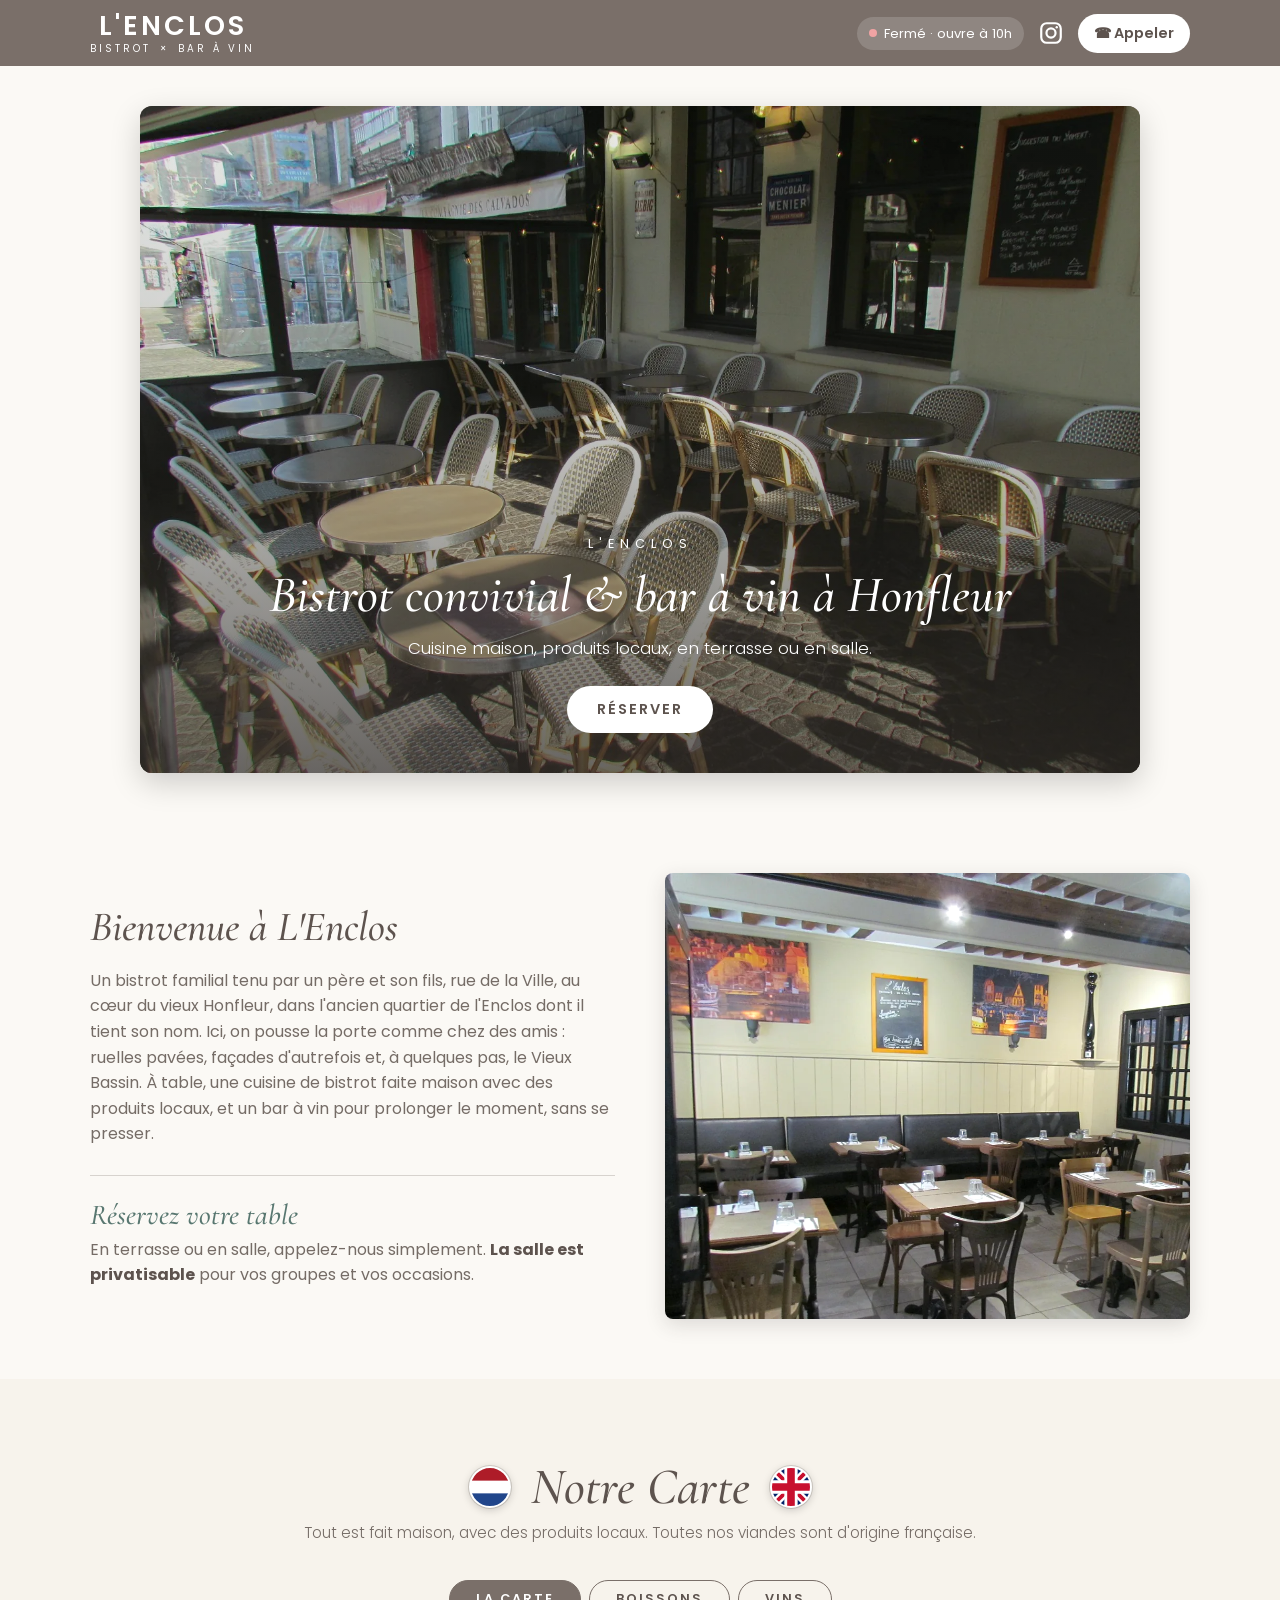
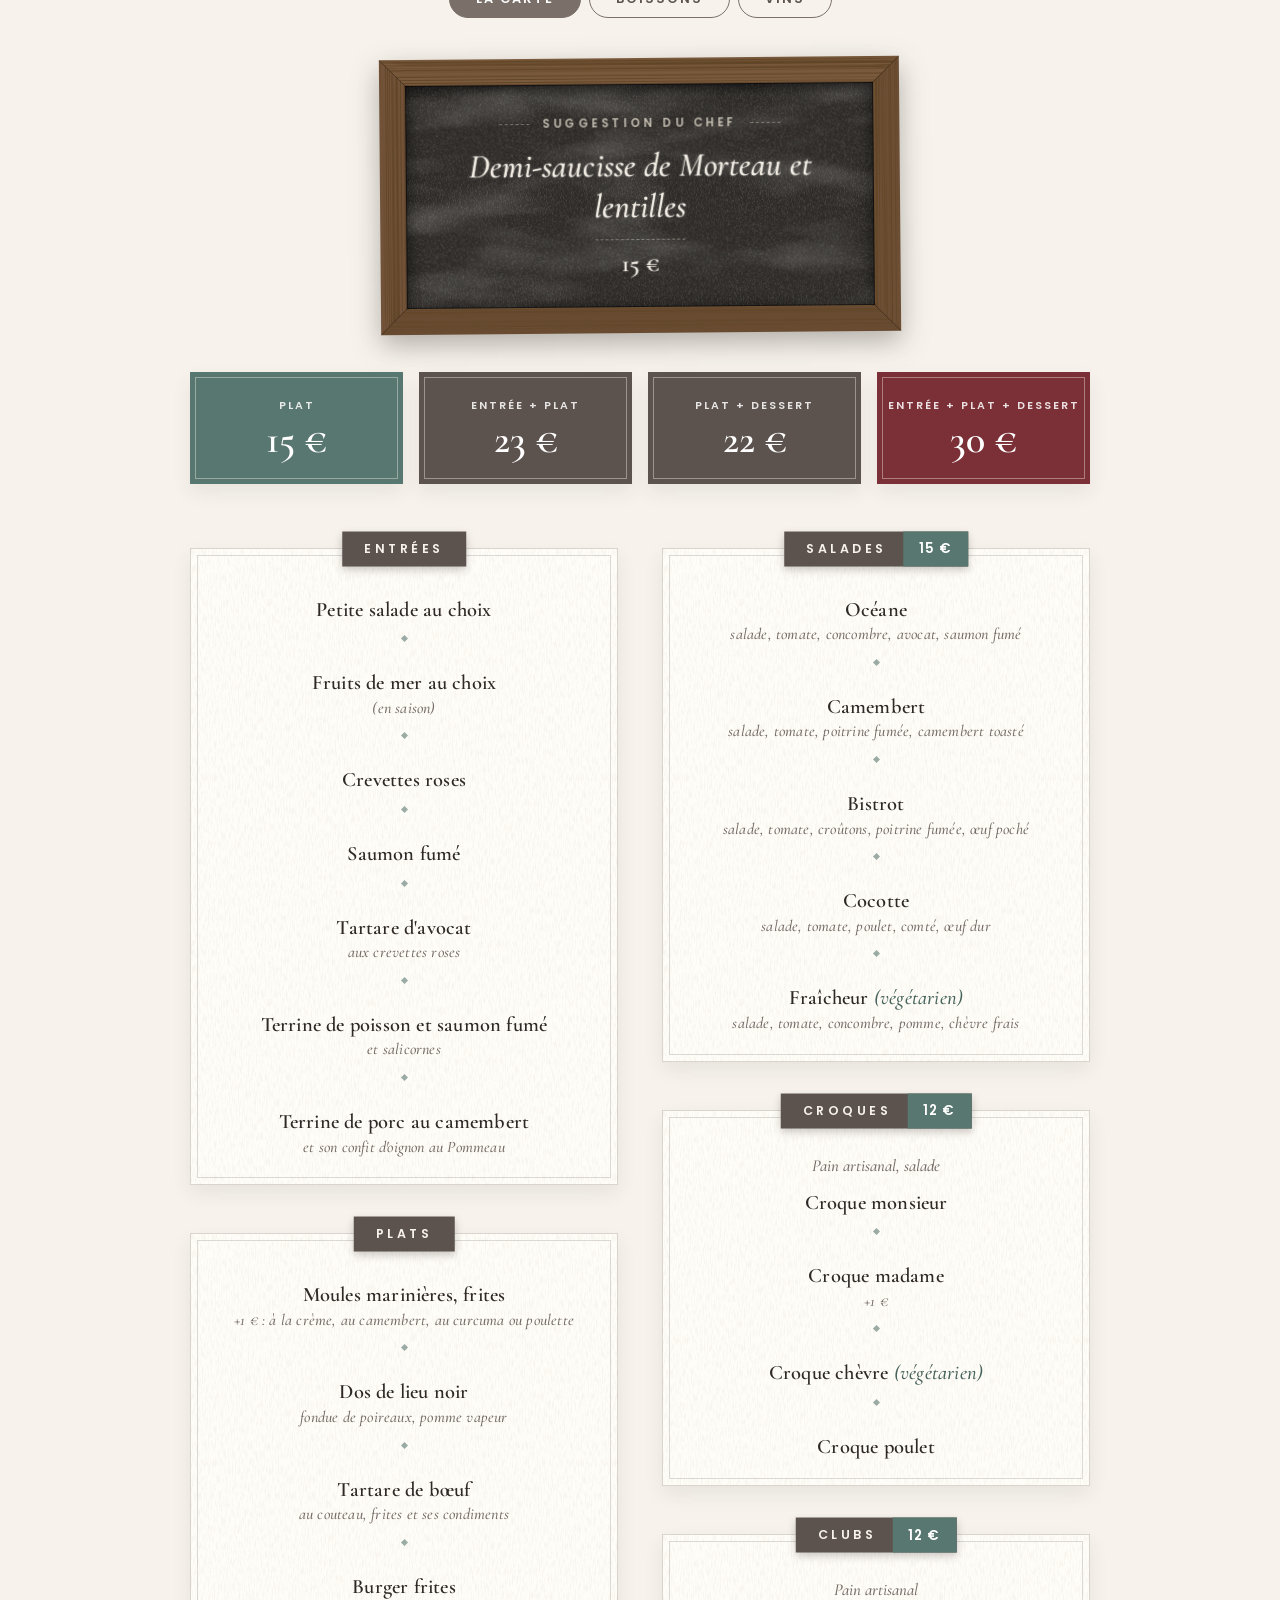
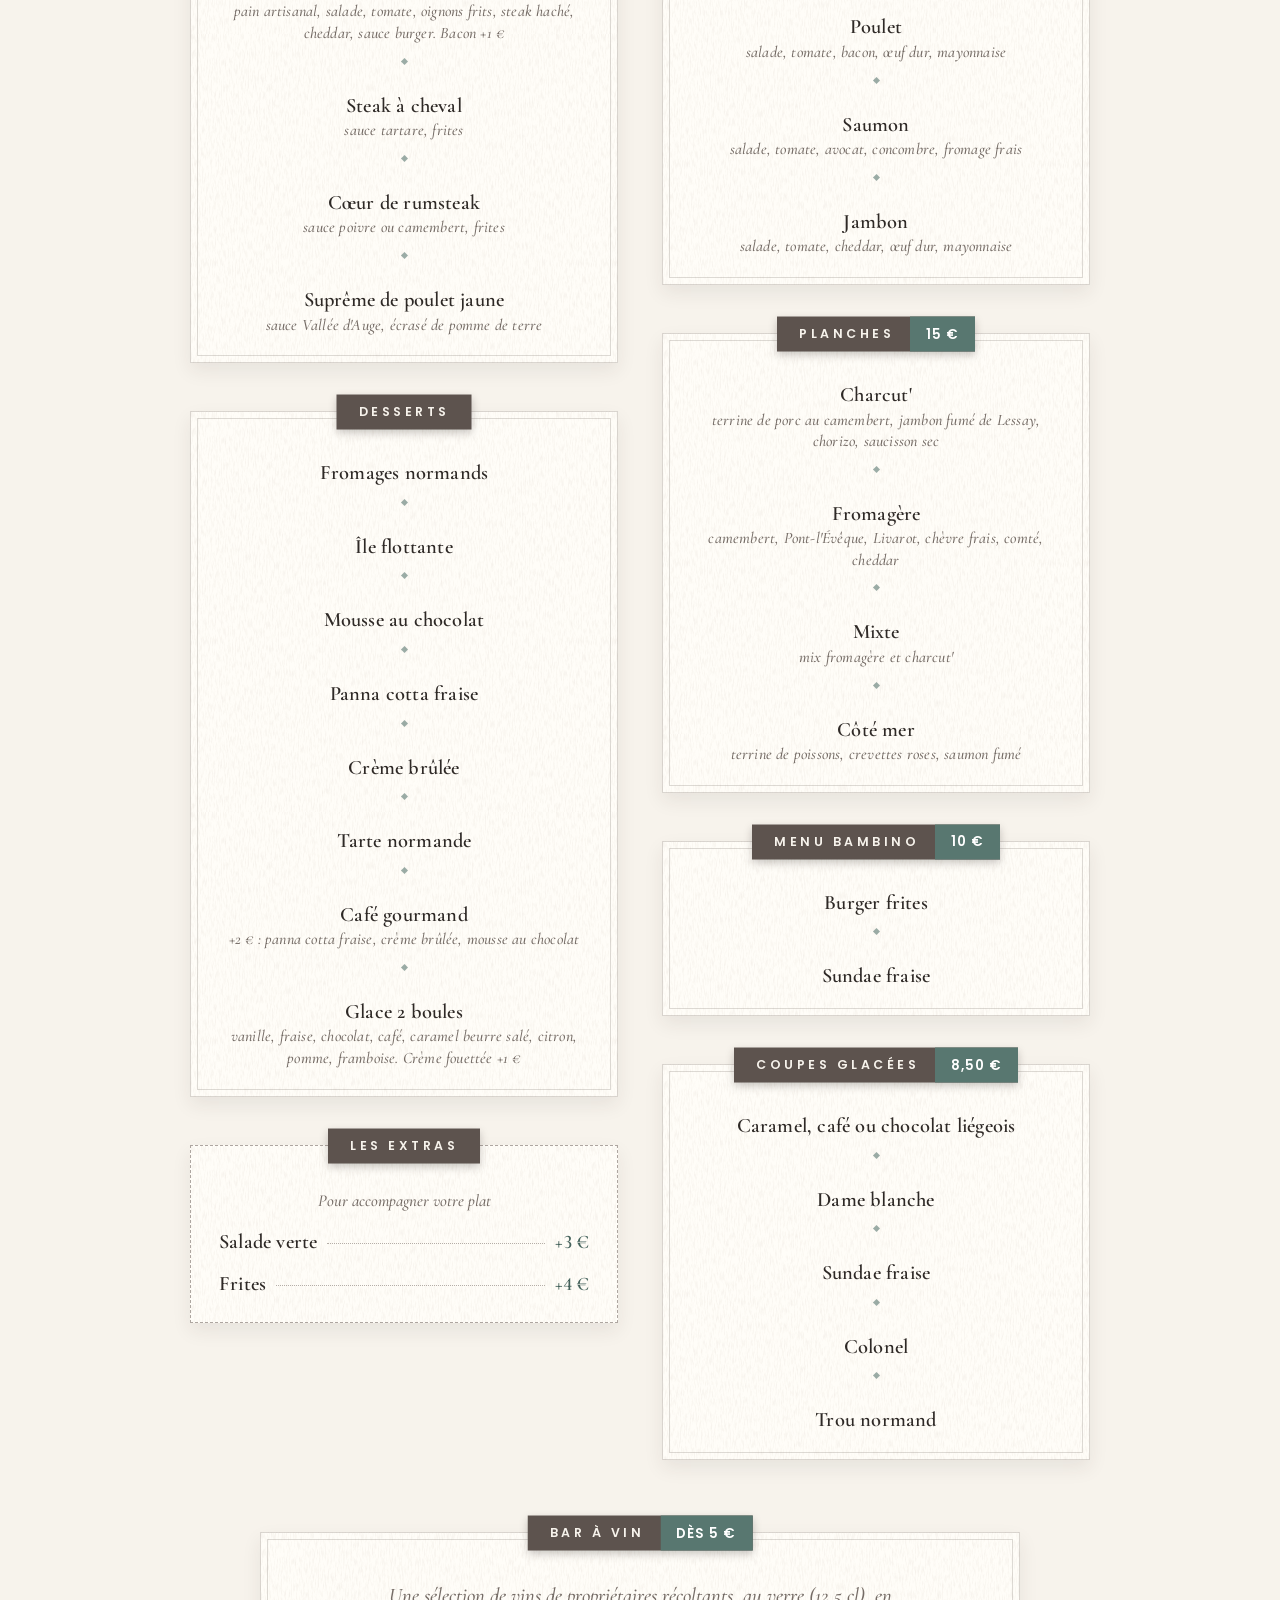
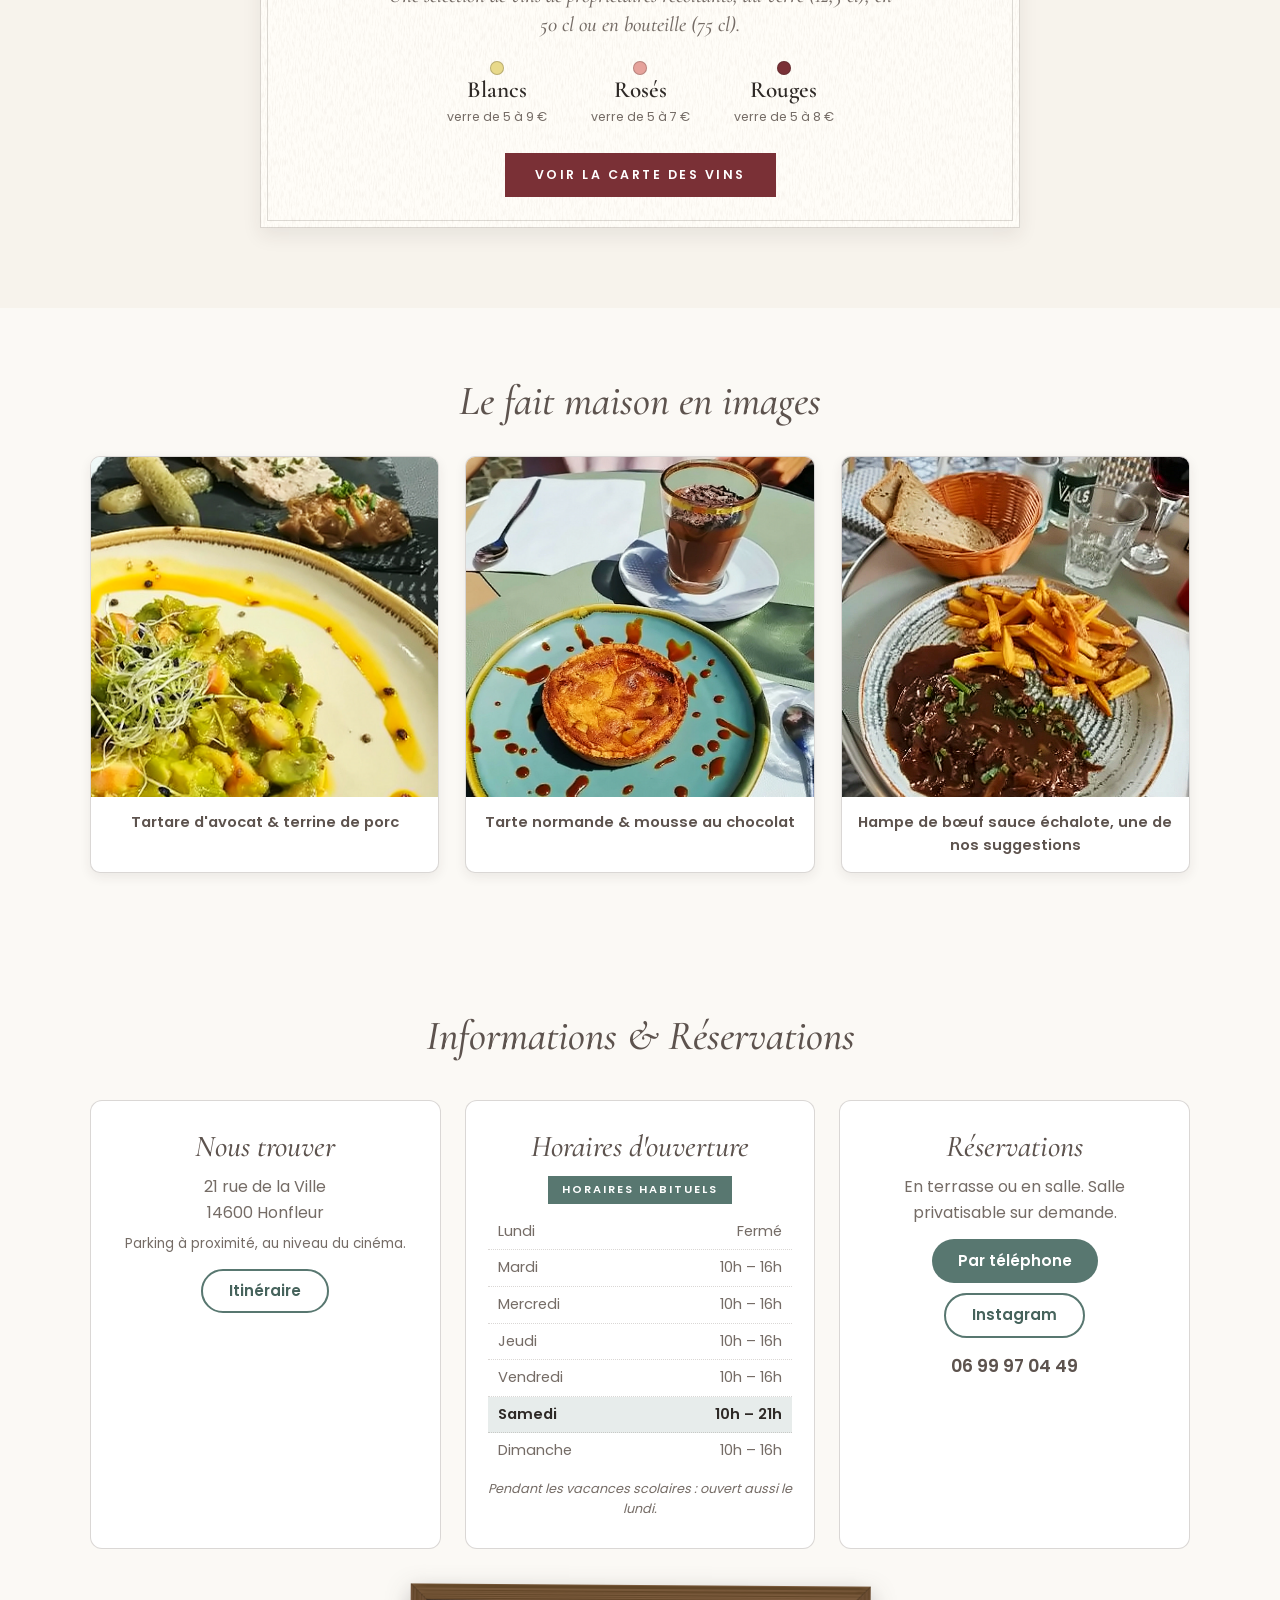
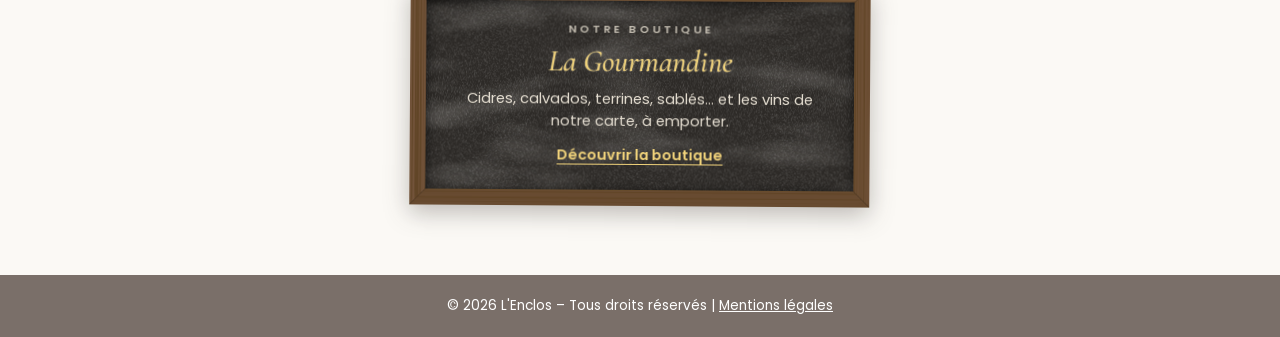
<file: index.html>
<!DOCTYPE html>
<html lang="fr">
<head>
    <meta charset="UTF-8">
    <meta name="viewport" content="width=device-width, initial-scale=1.0">
    <title>L'Enclos | Bistrot & bar à vin à Honfleur, cuisine maison</title>
    <meta name="description" content="L'Enclos, bistrot familial et bar à vin au cœur du vieux Honfleur, 21 rue de la Ville. Cuisine maison, produits locaux, terrasse. Horaires adaptés pendant les vacances scolaires.">
    <link rel="canonical" href="https://lenclos-honfleur.fr/">
    <link rel="alternate" hreflang="fr" href="https://lenclos-honfleur.fr/">
    <link rel="alternate" hreflang="en" href="https://lenclos-honfleur.fr/en/">
    <link rel="alternate" hreflang="nl" href="https://lenclos-honfleur.fr/nl/">
    <link rel="alternate" hreflang="x-default" href="https://lenclos-honfleur.fr/">
    <meta name="theme-color" content="#7a6f69">
    <meta name="format-detection" content="telephone=yes">

    <!-- Icônes -->
    <link rel="icon" href="favicon.ico" sizes="32x32">
    <link rel="icon" type="image/png" sizes="32x32" href="favicon-32.png">
    <link rel="apple-touch-icon" href="apple-touch-icon.png">
    <link rel="manifest" href="site.webmanifest">

    <!-- Chargement plus rapide : première photo et polices du titre -->
    <link rel="preload" as="image" href="images/terrasse.webp" type="image/webp">
    <link rel="preload" as="font" type="font/woff2" href="fonts/poppins-400.woff2" crossorigin>
    <link rel="preload" as="font" type="font/woff2" href="fonts/cormorantgaramond-500-italic.woff2" crossorigin>

    <!-- Aperçu lors du partage (WhatsApp, Facebook, iMessage...) -->
    <meta property="og:type" content="restaurant">
    <meta property="og:locale" content="fr_FR">
    <meta property="og:locale:alternate" content="en_GB">
    <meta property="og:locale:alternate" content="nl_NL">
    <meta property="og:site_name" content="L'Enclos">
    <meta property="og:title" content="L'Enclos | Bistrot & bar à vin à Honfleur">
    <meta property="og:description" content="Bistrot familial et bar à vin au cœur du vieux Honfleur. Cuisine maison, produits locaux, terrasse et salle.">
    <meta property="og:url" content="https://lenclos-honfleur.fr/">
    <meta property="og:image" content="https://lenclos-honfleur.fr/apercu-partage.jpg">
    <meta property="og:image:width" content="1200">
    <meta property="og:image:height" content="630">
    <meta property="og:image:alt" content="L'Enclos, bistrot et bar à vin à Honfleur">
    <meta name="twitter:card" content="summary_large_image">
    <meta name="twitter:title" content="L'Enclos | Bistrot & bar à vin à Honfleur">
    <meta name="twitter:description" content="Bistrot familial et bar à vin au cœur du vieux Honfleur. Cuisine maison, produits locaux.">
    <meta name="twitter:image" content="https://lenclos-honfleur.fr/apercu-partage.jpg">

    <!-- Données structurées pour Google (restaurant, adresse, horaires, carte) -->
    <script type="application/ld+json">
    {
        "@context": "https://schema.org",
        "@type": ["Restaurant", "BarOrPub"],
        "@id": "https://lenclos-honfleur.fr/#restaurant",
        "name": "L'Enclos",
        "alternateName": "L'Enclos Bistrot & Bar à vin",
        "description": "Bistrot familial et bar à vin dans le vieux Honfleur, tenu par un père et son fils. Cuisine maison à partir de produits locaux, terrasse et salle privatisable.",
        "url": "https://lenclos-honfleur.fr/",
        "telephone": "+33699970449",
        "image": [
            "https://lenclos-honfleur.fr/images/terrasse.webp",
            "https://lenclos-honfleur.fr/images/facade.webp",
            "https://lenclos-honfleur.fr/images/salle.webp"
        ],
        "logo": "https://lenclos-honfleur.fr/icon-512.png",
        "address": {
            "@type": "PostalAddress",
            "streetAddress": "21 rue de la Ville",
            "postalCode": "14600",
            "addressLocality": "Honfleur",
            "addressRegion": "Normandie",
            "addressCountry": "FR"
        },
        "hasMap": "https://www.google.com/maps/search/?api=1&query=L%27Enclos%2C+21+rue+de+la+Ville%2C+14600+Honfleur",
        "servesCuisine": ["Française", "Normande", "Bistrot"],
        "priceRange": "€€",
        "currenciesAccepted": "EUR",
        "acceptsReservations": "True",
        "hasMenu": "https://lenclos-honfleur.fr/#carte",
        "openingHoursSpecification": [{
            "@type": "OpeningHoursSpecification",
            "dayOfWeek": ["Tuesday", "Wednesday", "Thursday", "Friday", "Sunday"],
            "opens": "10:00",
            "closes": "16:00"
        }, {
            "@type": "OpeningHoursSpecification",
            "dayOfWeek": "Saturday",
            "opens": "10:00",
            "closes": "21:00"
        }],
        "amenityFeature": [
            { "@type": "LocationFeatureSpecification", "name": "Terrasse", "value": true },
            { "@type": "LocationFeatureSpecification", "name": "Salle privatisable", "value": true },
            { "@type": "LocationFeatureSpecification", "name": "Menu enfant", "value": true },
            { "@type": "LocationFeatureSpecification", "name": "Option végétarienne", "value": true }
        ],
        "sameAs": ["https://www.instagram.com/lenclos.honfleur"]
    }
    </script>    <link rel="stylesheet" href="style.css?v=1">
</head>
<body>

    <!-- HEADER / BANDEAU HAUT -->
    <header class="site-header">
        <div class="container header-container">
            <a href="#" class="logo" aria-label="L'Enclos, bistrot et bar à vin">
                <span class="logo-name">L'Enclos</span>
                <span class="logo-sub"><span data-en="Bistro" data-nl="Bistro">Bistrot</span> <span class="logo-x">&times;</span> <span data-en="Wine bar" data-nl="Wijnbar">Bar à vin</span></span>
            </a>
            <div class="header-info">
                <div class="badge-horaire">
                    <span class="dot" id="horaire-dot"></span> <span id="horaire-du-jour">...</span>
                </div>
                <div class="social-links">
                    <a href="https://www.instagram.com/lenclos.honfleur" class="social-link" aria-label="Instagram de L'Enclos" target="_blank" rel="noopener">
                        <svg viewBox="0 0 24 24" fill="none" stroke="currentColor" stroke-width="2" aria-hidden="true"><rect x="3" y="3" width="18" height="18" rx="5"/><circle cx="12" cy="12" r="4.2"/><circle cx="17.3" cy="6.7" r="1.1" fill="currentColor" stroke="none"/></svg>
                    </a>
                </div>
                <a href="tel:0699970449" class="btn-appel"><span aria-hidden="true">&#9742;</span> <span data-en="Call" data-nl="Bel">Appeler</span></a>
            </div>
        </div>
    </header>

    <!-- SECTION HERO (ACCUEIL) -->
    <section class="hero">
        <div class="hero-image-wrap">
            <div class="hero-slides" aria-hidden="false">
                <img src="images/terrasse.webp" alt="La terrasse de L'Enclos à Honfleur" class="hero-img hero-img-terrasse" fetchpriority="high" decoding="async">
                <img src="images/facade.webp" alt="La façade de L'Enclos, bistrot et bar à vin, rue de la Ville à Honfleur" class="hero-img hero-img-facade" decoding="async">
            </div>
            <div class="hero-overlay"></div>
            <div class="hero-content">
                <p class="hero-kicker">L'Enclos</p>
                <h1 data-en="A warm bistro &amp; wine bar in Honfleur" data-nl="Een gezellige bistro &amp; wijnbar in Honfleur">Bistrot convivial &amp; bar à vin à Honfleur</h1>
                <p class="hero-text" data-en="Homemade cooking, local produce, on the terrace or in the dining room." data-nl="Huisgemaakte keuken, lokale producten, op het terras of in de zaal.">Cuisine maison, produits locaux, en terrasse ou en salle.</p>
                <a href="#contact" class="btn-primary" data-en="Book a table" data-nl="Reserveren">Réserver</a>
            </div>
        </div>
    </section>

    <!-- SECTION PRÉSENTATION & INTÉRIEUR -->
    <section class="about container">
        <div class="about-grid">
            <div class="about-text">
                <h2 data-en="Welcome to L'Enclos" data-nl="Welkom bij L'Enclos">Bienvenue à L'Enclos</h2>
                <p data-en="A family bistro run by a father and his son, on rue de la Ville in the heart of old Honfleur, in the former Enclos district that gave it its name. Here, you push open the door as if visiting friends: cobbled lanes, old-world fa&ccedil;ades and, a few steps away, the Vieux Bassin. At the table, homemade bistro cooking made with local produce, and a wine bar to make the moment last, without rushing." data-nl="Een familiebistro, gerund door een vader en zijn zoon, in de Rue de la Ville, in het hart van het oude Honfleur, in de voormalige wijk L'Enclos waaraan het zijn naam dankt. Hier duwt u de deur open alsof u bij vrienden op bezoek gaat: straatjes met kasseien, gevels van weleer en, op een steenworp afstand, het Vieux Bassin. Aan tafel: huisgemaakte bistrokeuken met lokale producten en een wijnbar om het moment te rekken, zonder haast.">Un bistrot familial tenu par un père et son fils, rue de la Ville, au cœur du vieux Honfleur, dans l'ancien quartier de l'Enclos dont il tient son nom. Ici, on pousse la porte comme chez des amis&nbsp;: ruelles pavées, façades d'autrefois et, à quelques pas, le Vieux Bassin. À table, une cuisine de bistrot faite maison avec des produits locaux, et un bar à vin pour prolonger le moment, sans se presser.</p>

                <div class="etage-notice">
                    <h3 data-en="Book your table" data-nl="Reserveer uw tafel">Réservez votre table</h3>
                    <p data-en="Terrace or dining room, just give us a call. <strong>The dining room can be privatised</strong> for your groups and occasions." data-nl="Terras of zaal, bel ons gerust. <strong>De zaal kan worden afgehuurd</strong> voor uw groepen en gelegenheden.">En terrasse ou en salle, appelez-nous simplement. <strong>La salle est privatisable</strong> pour vos groupes et vos occasions.</p>
                </div>
            </div>
            <div class="about-image">
                <img src="images/salle.webp" alt="La salle intérieure de L'Enclos, bistrot à Honfleur" width="1000" height="850" loading="lazy" decoding="async">
            </div>
        </div>
    </section>

    <!-- SECTION CARTE -->
    <section id="carte" class="carte-section">
        <div class="carte-container">
            <div class="carte-header">
                <div class="carte-header-top">
                    <a class="lang-flag lang-flag-nl" href="nl/#carte" hreflang="nl" lang="nl" aria-label="Bekijk de kaart in het Nederlands" title="Bekijk in het Nederlands"></a>
                    <h2 data-en="Our Menu" data-nl="Onze Kaart">Notre Carte</h2>
                    <a class="lang-flag lang-flag-en" href="en/#carte" hreflang="en" lang="en" aria-label="View the menu in English" title="View in English"></a>
                </div>
                <p class="sous-titre" data-en="Homemade, with local produce. All our meats are of French origin." data-nl="Huisgemaakt, met lokale producten. Al ons vlees is van Franse oorsprong.">Tout est fait maison, avec des produits locaux. Toutes nos viandes sont d'origine française.</p>
            </div>

            <!-- ONGLETS -->
            <div class="carte-tabs" role="tablist">
                <button class="carte-tab active" type="button" role="tab" aria-selected="true" data-tab="panel-carte" data-en="Food" data-nl="Eten">La carte</button>
                <button class="carte-tab" type="button" role="tab" aria-selected="false" data-tab="panel-boissons" data-en="Drinks" data-nl="Dranken">Boissons</button>
                <button class="carte-tab" type="button" role="tab" aria-selected="false" data-tab="panel-vins" data-en="Wines" data-nl="Wijnen">Vins</button>
            </div>

            <!-- ===================== PANNEAU : LA CARTE ===================== -->
            <div class="carte-panel" id="panel-carte" role="tabpanel">

                <!-- SUGGESTION DU CHEF : à modifier ici (texte et prix) -->
                <div class="suggestion-card">
                    <p class="suggestion-label" data-en="Chef's suggestion" data-nl="Suggestie van de chef">Suggestion du chef</p>
                    <p class="suggestion-dish" data-en="Half Morteau sausage with lentils" data-nl="Halve Morteau-worst met linzen">Demi-saucisse de Morteau et lentilles</p>
                    <p class="suggestion-price">15&nbsp;€</p>
                </div>

                <!-- FORMULES -->
                <div class="formules">
                    <div class="formule"><span class="formule-name" data-en="Main course" data-nl="Hoofdgerecht">Plat</span><span class="formule-price">15&nbsp;€</span></div>
                    <div class="formule"><span class="formule-name" data-en="Starter + main" data-nl="Voorgerecht + hoofdgerecht">Entrée + plat</span><span class="formule-price">23&nbsp;€</span></div>
                    <div class="formule"><span class="formule-name" data-en="Main + dessert" data-nl="Hoofdgerecht + dessert">Plat + dessert</span><span class="formule-price">22&nbsp;€</span></div>
                    <div class="formule formule-big"><span class="formule-name" data-en="Starter + main + dessert" data-nl="Voor + hoofd + dessert">Entrée + plat + dessert</span><span class="formule-price">30&nbsp;€</span></div>
                </div>

                <div class="menu-grid">

                    <!-- ENTRÉES -->
                    <div class="menu-category">
                        <h3 data-en="Starters" data-nl="Voorgerechten">Entrées</h3>
                        <ul class="menu-list menu-list-plain">
                            <li><span class="dish-name" data-en="Small salad of your choice" data-nl="Klein slaatje naar keuze">Petite salade au choix</span></li>
                            <li><span class="dish-name" data-en="Seafood of your choice <small>(in season)</small>" data-nl="Zeevruchten naar keuze <small>(in het seizoen)</small>">Fruits de mer au choix <small>(en saison)</small></span></li>
                            <li><span class="dish-name" data-en="Pink shrimp" data-nl="Roze garnalen">Crevettes roses</span></li>
                            <li><span class="dish-name" data-en="Smoked salmon" data-nl="Gerookte zalm">Saumon fumé</span></li>
                            <li><span class="dish-name" data-en="Avocado tartare <small>with pink shrimp</small>" data-nl="Avocadotartaar <small>met roze garnalen</small>">Tartare d'avocat <small>aux crevettes roses</small></span></li>
                            <li><span class="dish-name" data-en="Fish terrine and smoked salmon <small>with samphire</small>" data-nl="Visterrine en gerookte zalm <small>met zeekraal</small>">Terrine de poisson et saumon fumé <small>et salicornes</small></span></li>
                            <li><span class="dish-name" data-en="Pork and camembert terrine <small>with onion confit and Pommeau</small>" data-nl="Varkens- en camembertterrine <small>met uiconfit en Pommeau</small>">Terrine de porc au camembert <small>et son confit d'oignon au Pommeau</small></span></li>
                        </ul>
                    </div>

                    <!-- PLATS -->
                    <div class="menu-category">
                        <h3 data-en="Main courses" data-nl="Hoofdgerechten">Plats</h3>
                        <ul class="menu-list menu-list-plain">
                            <li><span class="dish-name" data-en="Mussels marinière, fries <small>+&euro;1: with cream, camembert, turmeric or poulette</small>" data-nl="Mosselen marinière, friet <small>+&euro;1: met room, camembert, kurkuma of poulette</small>">Moules marinières, frites <small>+1&nbsp;€&nbsp;: à la crème, au camembert, au curcuma ou poulette</small></span></li>
                            <li><span class="dish-name" data-en="Pollock loin <small>leek fondue, steamed potato</small>" data-nl="Koolvisfilet <small>preifondue, gestoomde aardappel</small>">Dos de lieu noir <small>fondue de poireaux, pomme vapeur</small></span></li>
                            <li><span class="dish-name" data-en="Beef tartare <small>hand-cut, fries and condiments</small>" data-nl="Rundertartaar <small>met mes gesneden, friet en bijgerechten</small>">Tartare de bœuf <small>au couteau, frites et ses condiments</small></span></li>
                            <li><span class="dish-name" data-en="Burger and fries <small>artisan bun, lettuce, tomato, fried onions, beef patty, cheddar, burger sauce. Bacon +&euro;1</small>" data-nl="Burger met friet <small>ambachtelijk brood, sla, tomaat, gebakken uien, rundvlees, cheddar, burgersaus. Bacon +&euro;1</small>">Burger frites <small>pain artisanal, salade, tomate, oignons frits, steak haché, cheddar, sauce burger. Bacon +1&nbsp;€</small></span></li>
                            <li><span class="dish-name" data-en="Steak &ldquo;&agrave; cheval&rdquo; <small>tartar sauce, fries</small>" data-nl="Steak &ldquo;&agrave; cheval&rdquo; <small>tartaarsaus, friet</small>">Steak à cheval <small>sauce tartare, frites</small></span></li>
                            <li><span class="dish-name" data-en="Rump steak <small>pepper or camembert sauce, fries</small>" data-nl="Rumpsteak <small>peper- of camembertsaus, friet</small>">Cœur de rumsteak <small>sauce poivre ou camembert, frites</small></span></li>
                            <li><span class="dish-name" data-en="Chicken supreme <small>Vallée d'Auge sauce, crushed potatoes</small>" data-nl="Kippenborst <small>Vallée d'Auge-saus, aardappelpuree</small>">Suprême de poulet jaune <small>sauce Vallée d'Auge, écrasé de pomme de terre</small></span></li>
                        </ul>
                    </div>

                    <!-- DESSERTS -->
                    <div class="menu-category">
                        <h3 data-en="Desserts" data-nl="Desserts">Desserts</h3>
                        <ul class="menu-list menu-list-plain">
                            <li><span class="dish-name" data-en="Norman cheeses" data-nl="Normandische kazen">Fromages normands</span></li>
                            <li><span class="dish-name" data-en="Floating island" data-nl="Île flottante">Île flottante</span></li>
                            <li><span class="dish-name" data-en="Chocolate mousse" data-nl="Chocolademousse">Mousse au chocolat</span></li>
                            <li><span class="dish-name" data-en="Strawberry panna cotta" data-nl="Panna cotta met aardbei">Panna cotta fraise</span></li>
                            <li><span class="dish-name" data-en="Crème brûlée" data-nl="Crème brûlée">Crème brûlée</span></li>
                            <li><span class="dish-name" data-en="Norman tart" data-nl="Normandische taart">Tarte normande</span></li>
                            <li><span class="dish-name" data-en="Gourmet coffee <small>+&euro;2: strawberry panna cotta, crème brûlée, chocolate mousse</small>" data-nl="Café gourmand <small>+&euro;2: panna cotta met aardbei, crème brûlée, chocolademousse</small>">Café gourmand <small>+2&nbsp;€&nbsp;: panna cotta fraise, crème brûlée, mousse au chocolat</small></span></li>
                            <li><span class="dish-name" data-en="Ice cream, 2 scoops <small>vanilla, strawberry, chocolate, coffee, salted butter caramel, lemon, apple, raspberry. Whipped cream +&euro;1</small>" data-nl="IJs, 2 bollen <small>vanille, aardbei, chocolade, koffie, karamel met gezouten boter, citroen, appel, framboos. Slagroom +&euro;1</small>">Glace 2 boules <small>vanille, fraise, chocolat, café, caramel beurre salé, citron, pomme, framboise. Crème fouettée +1&nbsp;€</small></span></li>
                        </ul>
                    </div>

                    <!-- LES EXTRAS (suppléments) -->
                    <div class="menu-category extras-tag">
                        <h3 data-en="Extras" data-nl="Extra's">Les extras</h3>
                        <p class="cat-note" data-en="To go with your dish" data-nl="Bij uw gerecht">Pour accompagner votre plat</p>
                        <ul class="menu-list">
                            <li><span class="dish-name" data-en="Green salad" data-nl="Groene salade">Salade verte</span><span class="leader"></span><span class="dish-price">+3&nbsp;€</span></li>
                            <li><span class="dish-name" data-en="Fries" data-nl="Friet">Frites</span><span class="leader"></span><span class="dish-price">+4&nbsp;€</span></li>
                        </ul>
                    </div>

                    <!-- SALADES -->
                    <div class="menu-category col-break">
                        <h3><span data-en="Salads" data-nl="Salades">Salades</span> <span class="cat-price">15&nbsp;€</span></h3>
                        <ul class="menu-list menu-list-plain">
                            <li><span class="dish-name" data-en="Océane <small>lettuce, tomato, cucumber, avocado, smoked salmon</small>" data-nl="Océane <small>sla, tomaat, komkommer, avocado, gerookte zalm</small>">Océane <small>salade, tomate, concombre, avocat, saumon fumé</small></span></li>
                            <li><span class="dish-name" data-en="Camembert <small>lettuce, tomato, smoked bacon, toasted camembert</small>" data-nl="Camembert <small>sla, tomaat, gerookt spek, geroosterde camembert</small>">Camembert <small>salade, tomate, poitrine fumée, camembert toasté</small></span></li>
                            <li><span class="dish-name" data-en="Bistrot <small>lettuce, tomato, croutons, smoked bacon, poached egg</small>" data-nl="Bistrot <small>sla, tomaat, croutons, gerookt spek, gepocheerd ei</small>">Bistrot <small>salade, tomate, croûtons, poitrine fumée, œuf poché</small></span></li>
                            <li><span class="dish-name" data-en="Cocotte <small>lettuce, tomato, chicken, comté, hard-boiled egg</small>" data-nl="Cocotte <small>sla, tomaat, kip, comté, hardgekookt ei</small>">Cocotte <small>salade, tomate, poulet, comté, œuf dur</small></span></li>
                            <li><span class="dish-name" data-en="Fraîcheur <em>(vegetarian)</em> <small>lettuce, tomato, cucumber, apple, fresh goat cheese</small>" data-nl="Fraîcheur <em>(vegetarisch)</em> <small>sla, tomaat, komkommer, appel, verse geitenkaas</small>">Fraîcheur <em>(végétarien)</em> <small>salade, tomate, concombre, pomme, chèvre frais</small></span></li>
                        </ul>
                    </div>

                    <!-- CROQUES -->
                    <div class="menu-category">
                        <h3><span data-en="Croques" data-nl="Croques">Croques</span> <span class="cat-price">12&nbsp;€</span></h3>
                        <p class="cat-note" data-en="Artisan bread, served with salad" data-nl="Ambachtelijk brood, met sla">Pain artisanal, salade</p>
                        <ul class="menu-list menu-list-plain">
                            <li><span class="dish-name">Croque monsieur</span></li>
                            <li><span class="dish-name">Croque madame <small>+1&nbsp;€</small></span></li>
                            <li><span class="dish-name" data-en="Goat cheese croque <em>(vegetarian)</em>" data-nl="Croque met geitenkaas <em>(vegetarisch)</em>">Croque chèvre <em>(végétarien)</em></span></li>
                            <li><span class="dish-name" data-en="Chicken croque" data-nl="Croque met kip">Croque poulet</span></li>
                        </ul>
                    </div>

                    <!-- CLUBS -->
                    <div class="menu-category">
                        <h3><span data-en="Club sandwiches" data-nl="Clubsandwiches">Clubs</span> <span class="cat-price">12&nbsp;€</span></h3>
                        <p class="cat-note" data-en="Artisan bread" data-nl="Ambachtelijk brood">Pain artisanal</p>
                        <ul class="menu-list menu-list-plain">
                            <li><span class="dish-name" data-en="Chicken <small>lettuce, tomato, bacon, hard-boiled egg, mayonnaise</small>" data-nl="Kip <small>sla, tomaat, spek, hardgekookt ei, mayonaise</small>">Poulet <small>salade, tomate, bacon, œuf dur, mayonnaise</small></span></li>
                            <li><span class="dish-name" data-en="Salmon <small>lettuce, tomato, avocado, cucumber, fresh cheese</small>" data-nl="Zalm <small>sla, tomaat, avocado, komkommer, verse kaas</small>">Saumon <small>salade, tomate, avocat, concombre, fromage frais</small></span></li>
                            <li><span class="dish-name" data-en="Ham <small>lettuce, tomato, cheddar, hard-boiled egg, mayonnaise</small>" data-nl="Ham <small>sla, tomaat, cheddar, hardgekookt ei, mayonaise</small>">Jambon <small>salade, tomate, cheddar, œuf dur, mayonnaise</small></span></li>
                        </ul>
                    </div>

                    <!-- PLANCHES -->
                    <div class="menu-category">
                        <h3><span data-en="Sharing boards" data-nl="Plankjes">Planches</span> <span class="cat-price">15&nbsp;€</span></h3>
                        <ul class="menu-list menu-list-plain">
                            <li><span class="dish-name" data-en="Charcuterie <small>pork and camembert terrine, Lessay smoked ham, chorizo, dry sausage</small>" data-nl="Charcuterie <small>varkens- en camembertterrine, gerookte ham van Lessay, chorizo, droge worst</small>">Charcut' <small>terrine de porc au camembert, jambon fumé de Lessay, chorizo, saucisson sec</small></span></li>
                            <li><span class="dish-name" data-en="Cheese <small>camembert, Pont-l'Évêque, Livarot, fresh goat cheese, comté, cheddar</small>" data-nl="Kaas <small>camembert, Pont-l'Évêque, Livarot, verse geitenkaas, comté, cheddar</small>">Fromagère <small>camembert, Pont-l'Évêque, Livarot, chèvre frais, comté, cheddar</small></span></li>
                            <li><span class="dish-name" data-en="Mixed <small>cheese and charcuterie</small>" data-nl="Gemengd <small>kaas en charcuterie</small>">Mixte <small>mix fromagère et charcut'</small></span></li>
                            <li><span class="dish-name" data-en="Seafood <small>fish terrine, pink shrimp, smoked salmon</small>" data-nl="Zeevruchten <small>visterrine, roze garnalen, gerookte zalm</small>">Côté mer <small>terrine de poissons, crevettes roses, saumon fumé</small></span></li>
                        </ul>
                    </div>

                    <!-- BAMBINO -->
                    <div class="menu-category">
                        <h3><span data-en="Kids menu" data-nl="Kindermenu">Menu Bambino</span> <span class="cat-price">10&nbsp;€</span></h3>
                        <ul class="menu-list menu-list-plain">
                            <li><span class="dish-name" data-en="Burger and fries" data-nl="Burger met friet">Burger frites</span></li>
                            <li><span class="dish-name" data-en="Strawberry sundae" data-nl="Aardbeiencoupe">Sundae fraise</span></li>
                        </ul>
                    </div>

                    <!-- COUPES GLACÉES -->
                    <div class="menu-category">
                        <h3><span data-en="Ice cream sundaes" data-nl="IJscoupes">Coupes glacées</span> <span class="cat-price">8,50&nbsp;€</span></h3>
                        <ul class="menu-list menu-list-plain">
                            <li><span class="dish-name" data-en="Caramel, coffee or chocolate liégeois" data-nl="Liégeois met karamel, koffie of chocolade">Caramel, café ou chocolat liégeois</span></li>
                            <li><span class="dish-name">Dame blanche</span></li>
                            <li><span class="dish-name" data-en="Strawberry sundae" data-nl="Aardbeiencoupe">Sundae fraise</span></li>
                            <li><span class="dish-name">Colonel</span></li>
                            <li><span class="dish-name">Trou normand</span></li>
                        </ul>
                    </div>

                </div>

                <!-- RUBRIQUE VINS : mène à l'onglet « Vins » -->
                <div class="menu-category wine-teaser">
                    <h3><span data-en="Wine bar" data-nl="Wijnbar">Bar à vin</span> <span class="cat-price" data-en="from &euro;5" data-nl="vanaf &euro;5">dès 5&nbsp;€</span></h3>
                    <p class="wine-teaser-text" data-en="A selection of wines from independent winegrowers, by the glass (12.5 cl), 50 cl or by the bottle (75 cl)." data-nl="Een selectie wijnen van onafhankelijke wijnbouwers, per glas (12,5 cl), 50 cl of per fles (75 cl).">Une sélection de vins de propriétaires récoltants, au verre (12,5 cl), en 50 cl ou en bouteille (75 cl).</p>
                    <ul class="wine-kinds">
                        <li><span class="wine-dot wine-dot-blanc"></span><strong data-en="White" data-nl="Wit">Blancs</strong><small data-en="glass &euro;5 to &euro;9" data-nl="glas &euro;5 tot &euro;9">verre de 5 à 9&nbsp;€</small></li>
                        <li><span class="wine-dot wine-dot-rose"></span><strong data-en="Rosé" data-nl="Rosé">Rosés</strong><small data-en="glass &euro;5 to &euro;7" data-nl="glas &euro;5 tot &euro;7">verre de 5 à 7&nbsp;€</small></li>
                        <li><span class="wine-dot wine-dot-rouge"></span><strong data-en="Red" data-nl="Rood">Rouges</strong><small data-en="glass &euro;5 to &euro;8" data-nl="glas &euro;5 tot &euro;8">verre de 5 à 8&nbsp;€</small></li>
                    </ul>
                    <button type="button" class="btn-wine" data-goto-tab="panel-vins" data-en="See the wine list" data-nl="Bekijk de wijnkaart">Voir la carte des vins</button>
                </div>
            </div>

            <!-- ===================== PANNEAU : BOISSONS ===================== -->
            <div class="carte-panel" id="panel-boissons" role="tabpanel" hidden>
                <div class="menu-grid">

                    <div class="menu-category">
                        <h3 data-en="Soft drinks" data-nl="Frisdranken">Boissons fraîches</h3>
                        <ul class="menu-list">
                            <li><span class="dish-name" data-en="Coca-Cola, Coca-Cola Zero <small>33 cl</small>" data-nl="Coca-Cola, Coca-Cola Zero <small>33 cl</small>">Coca-Cola, Coca-Cola zéro <small>33 cl</small></span><span class="dish-price">4,50&nbsp;€</span></li>
                            <li><span class="dish-name">Orangina, Fuze Tea <small>25 cl</small></span><span class="dish-price">4,20&nbsp;€</span></li>
                            <li><span class="dish-name" data-en="Lemonade <small>33 cl</small>" data-nl="Limonade <small>33 cl</small>">Limonade <small>33 cl</small></span><span class="dish-price">4,50&nbsp;€</span></li>
                            <li><span class="dish-name">Diabolo <small>33 cl</small></span><span class="dish-price">4,50&nbsp;€</span></li>
                            <li><span class="dish-name" data-en="Schweppes tonic or citrus <small>25 cl</small>" data-nl="Schweppes tonic of citrus <small>25 cl</small>">Schweppes tonic ou agrumes <small>25 cl</small></span><span class="dish-price">4,50&nbsp;€</span></li>
                            <li><span class="dish-name" data-en="Fruit juice <small>25 cl, multifruit, orange, pineapple, tomato, apple</small>" data-nl="Fruitsap <small>25 cl, multivruchten, sinaasappel, ananas, tomaat, appel</small>">Jus de fruits <small>25 cl, multifruit, orange, ananas, tomate, pomme</small></span><span class="dish-price">4,50&nbsp;€</span></li>
                            <li><span class="dish-name" data-en="Syrup with water <small>25 cl, lemon, strawberry, grenadine, mint</small>" data-nl="Siroop met water <small>25 cl, citroen, aardbei, grenadine, munt</small>">Sirop à l'eau <small>25 cl, citron, fraise, grenadine, menthe</small></span><span class="dish-price">3,00&nbsp;€</span></li>
                            <li><span class="dish-name" data-en="Mineral water <small>still or sparkling, 33 cl / 75 cl</small>" data-nl="Mineraalwater <small>plat of bruisend, 33 cl / 75 cl</small>">Eau minérale <small>gazeuse ou plate, 33 cl / 75 cl</small></span><span class="dish-price">4,00&nbsp;€ / 6,00&nbsp;€</span></li>
                        </ul>
                    </div>

                    <div class="menu-category">
                        <h3 data-en="Hot drinks" data-nl="Warme dranken">Boissons chaudes</h3>
                        <ul class="menu-list">
                            <li><span class="dish-name" data-en="Coffee, decaf <small>Lavazza</small>" data-nl="Koffie, decafé <small>Lavazza</small>">Café, décaféiné <small>Lavazza</small></span><span class="dish-price">2,20&nbsp;€</span></li>
                            <li><span class="dish-name" data-en="Long coffee" data-nl="Lungo">Café allongé</span><span class="dish-price">2,50&nbsp;€</span></li>
                            <li><span class="dish-name" data-en="Espresso macchiato" data-nl="Espresso macchiato">Café noisette</span><span class="dish-price">2,50&nbsp;€</span></li>
                            <li><span class="dish-name" data-en="Double espresso" data-nl="Dubbele espresso">Double café</span><span class="dish-price">4,50&nbsp;€</span></li>
                            <li><span class="dish-name" data-en="Coffee with milk" data-nl="Koffie met melk">Café crème</span><span class="dish-price">4,50&nbsp;€</span></li>
                            <li><span class="dish-name">Cappuccino</span><span class="dish-price">5,00&nbsp;€</span></li>
                            <li><span class="dish-name" data-en="Hot chocolate" data-nl="Warme chocolademelk">Chocolat chaud</span><span class="dish-price">4,50&nbsp;€</span></li>
                            <li><span class="dish-name" data-en="Tea or herbal tea" data-nl="Thee of kruidenthee">Thé ou infusion</span><span class="dish-price">4,50&nbsp;€</span></li>
                            <li><span class="dish-name" data-en="Viennese coffee or chocolate" data-nl="Weense koffie of chocolademelk">Café ou chocolat viennois</span><span class="dish-price">5,50&nbsp;€</span></li>
                        </ul>
                    </div>

                    <div class="menu-category">
                        <h3 data-en="Beers" data-nl="Bieren">Bières</h3>
                        <p class="cat-note" data-en="Draught: 25 cl / 50 cl" data-nl="Van het vat: 25 cl / 50 cl">Pression&nbsp;: 25 cl / 50 cl</p>
                        <ul class="menu-list">
                            <li><span class="dish-name">Heineken</span><span class="dish-price">4,50&nbsp;€ / 8,50&nbsp;€</span></li>
                            <li><span class="dish-name">Affligem</span><span class="dish-price">5,00&nbsp;€ / 9,50&nbsp;€</span></li>
                            <li><span class="dish-name" data-en="Shandy / Monaco" data-nl="Radler / Monaco">Panaché / Monaco</span><span class="dish-price">4,50&nbsp;€ / 8,50&nbsp;€</span></li>
                        </ul>
                        <p class="cat-note" data-en="Bottles: 33 cl" data-nl="Flessen: 33 cl">Bouteilles&nbsp;: 33 cl</p>
                        <ul class="menu-list">
                            <li><span class="dish-name" data-en="Yata <small>blonde, white, amber or triple</small>" data-nl="Yata <small>blond, wit, amber of tripel</small>">Yata <small>blonde, blanche, ambrée ou triple sec</small></span><span class="dish-price">7,50&nbsp;€</span></li>
                            <li><span class="dish-name" data-en="Heineken alcohol-free" data-nl="Heineken alcoholvrij">Heineken sans alcool</span><span class="dish-price">5,50&nbsp;€</span></li>
                        </ul>
                    </div>

                    <div class="menu-category">
                        <h3 data-en="Cider &amp; sparkling" data-nl="Cider &amp; bubbels">Cidre &amp; bulles</h3>
                        <ul class="menu-list">
                            <li><span class="dish-name">Cidre Huet <small>15 cl / 75 cl</small></span><span class="dish-price">4,00&nbsp;€ / 16,00&nbsp;€</span></li>
                            <li><span class="dish-name" data-en="Prosecco DOC <small>Italy, Dissegna, 75 cl</small>" data-nl="Prosecco DOC <small>Italië, Dissegna, 75 cl</small>">Prosecco DOC <small>Italie, Dissegna, 75 cl</small></span><span class="dish-price">29,00&nbsp;€</span></li>
                            <li><span class="dish-name">Champagne Guy Lamoureux <small>Brut, 75 cl</small></span><span class="dish-price">59,00&nbsp;€</span></li>
                        </ul>
                    </div>

                    <div class="menu-category">
                        <h3>Cocktails <span class="cat-price">12&nbsp;€</span></h3>
                        <ul class="menu-list menu-list-plain">
                            <li><span class="dish-name" data-en="Gin Tonic <small>gin, Schweppes, lemon</small>" data-nl="Gin Tonic <small>gin, Schweppes, citroen</small>">Gin Tonic <small>gin, Schweppes, citron jaune</small></span></li>
                            <li><span class="dish-name" data-en="Gin Fizz <small>gin, lemon juice, sparkling water</small>" data-nl="Gin Fizz <small>gin, citroensap, bruisend water</small>">Gin Fizz <small>gin, jus de citron, eau gazeuse</small></span></li>
                            <li><span class="dish-name" data-en="Planter's punch <small>rum, multifruit juice</small>" data-nl="Planteur <small>rum, multivruchtensap</small>">Planteur <small>rhum, multifruit</small></span></li>
                            <li><span class="dish-name" data-en="Mojito <small>rum, fresh mint, lime, cane sugar, sparkling water</small>" data-nl="Mojito <small>rum, verse munt, limoen, rietsuiker, bruisend water</small>">Mojito <small>rhum, menthe fraîche, citron vert, sucre de canne, eau gazeuse</small></span></li>
                            <li><span class="dish-name" data-en="Cuba Libre <small>rum, Coca-Cola, lime</small>" data-nl="Cuba Libre <small>rum, Coca-Cola, limoen</small>">Cuba Libre <small>rhum, Coca-Cola, citron vert</small></span></li>
                            <li><span class="dish-name" data-en="Margarita <small>tequila, Cointreau, lemon juice</small>" data-nl="Margarita <small>tequila, Cointreau, citroensap</small>">Margarita <small>tequila, Cointreau, jus de citron</small></span></li>
                            <li><span class="dish-name" data-en="Tequila Sunrise <small>tequila, orange juice, grenadine</small>" data-nl="Tequila Sunrise <small>tequila, sinaasappelsap, grenadine</small>">Tequila Sunrise <small>tequila, jus d'orange, grenadine</small></span></li>
                            <li><span class="dish-name" data-en="Bloody Mary <small>vodka, tomato juice</small>" data-nl="Bloody Mary <small>wodka, tomatensap</small>">Bloody Mary <small>vodka, jus de tomate</small></span></li>
                            <li><span class="dish-name" data-en="Kamikaze <small>vodka, Cointreau, lemon juice</small>" data-nl="Kamikaze <small>wodka, Cointreau, citroensap</small>">Kamikaze <small>vodka, Cointreau, jus de citron</small></span></li>
                        </ul>
                    </div>

                    <div class="menu-category">
                        <h3 data-en="Aperitifs" data-nl="Aperitieven">Apéritifs</h3>
                        <ul class="menu-list">
                            <li><span class="dish-name" data-en="White wine kir <small>12 cl, blackcurrant, blackberry or peach</small>" data-nl="Kir witte wijn <small>12 cl, zwarte bes, braam of perzik</small>">Kir vin blanc <small>12 cl, crème de cassis, mûre ou pêche</small></span><span class="dish-price">5,00&nbsp;€</span></li>
                            <li><span class="dish-name">Kir Normand <small>12 cl</small></span><span class="dish-price">5,00&nbsp;€</span></li>
                            <li><span class="dish-name">Prosecco <small>12 cl</small></span><span class="dish-price">6,00&nbsp;€</span></li>
                            <li><span class="dish-name">Kir Prosecco <small>12 cl</small></span><span class="dish-price">7,00&nbsp;€</span></li>
                            <li><span class="dish-name" data-en="Glass of champagne <small>12 cl</small>" data-nl="Glas champagne <small>12 cl</small>">Coupe de champagne <small>12 cl</small></span><span class="dish-price">11,00&nbsp;€</span></li>
                            <li><span class="dish-name">Kir Royal <small>12 cl</small></span><span class="dish-price">12,00&nbsp;€</span></li>
                            <li><span class="dish-name">Ricard <small>3 cl</small></span><span class="dish-price">5,00&nbsp;€</span></li>
                            <li><span class="dish-name" data-en="Martini red or white <small>8 cl</small>" data-nl="Martini rood of wit <small>8 cl</small>">Martini rouge ou blanc <small>8 cl</small></span><span class="dish-price">5,00&nbsp;€</span></li>
                            <li><span class="dish-name">Campari <small>8 cl</small></span><span class="dish-price">5,00&nbsp;€</span></li>
                            <li><span class="dish-name" data-en="Red port <small>8 cl</small>" data-nl="Rode port <small>8 cl</small>">Porto rouge <small>8 cl</small></span><span class="dish-price">5,00&nbsp;€</span></li>
                            <li><span class="dish-name">Pommeau <small>8 cl</small></span><span class="dish-price">5,00&nbsp;€</span></li>
                            <li><span class="dish-name">Spritz</span><span class="dish-price">10,00&nbsp;€</span></li>
                            <li><span class="dish-name">Americano <small>12 cl</small></span><span class="dish-price">10,00&nbsp;€</span></li>
                            <li><span class="dish-name">Ti' Punch <small>4 cl</small></span><span class="dish-price">10,00&nbsp;€</span></li>
                            <li><span class="dish-name" data-en="Long Drink <small>spirit + Coca-Cola or orange juice</small>" data-nl="Long Drink <small>sterke drank + Coca-Cola of sinaasappelsap</small>">Long Drink <small>alcool + Coca-Cola ou jus d'orange</small></span><span class="dish-price">10,00&nbsp;€</span></li>
                        </ul>
                    </div>

                    <div class="menu-category menu-category-full">
                        <h3><span data-en="Digestifs" data-nl="Digestieven">Digestifs</span> <span class="cat-price">4 cl</span></h3>
                        <ul class="menu-list">
                            <li><span class="dish-name" data-en="Calvados Huet <small>2 years</small>" data-nl="Calvados Huet <small>2 jaar</small>">Calvados Huet <small>2 ans</small></span><span class="dish-price">6,00&nbsp;€</span></li>
                            <li><span class="dish-name" data-en="Calvados Huet <small>hors d'âge, 12 years</small>" data-nl="Calvados Huet <small>hors d'âge, 12 jaar</small>">Calvados Huet <small>hors d'âge, 12 ans</small></span><span class="dish-price">10,00&nbsp;€</span></li>
                            <li><span class="dish-name">Cognac</span><span class="dish-price">8,00&nbsp;€</span></li>
                            <li><span class="dish-name">Get 27</span><span class="dish-price">8,00&nbsp;€</span></li>
                            <li><span class="dish-name" data-en="Rum" data-nl="Rum">Rhum</span><span class="dish-price">8,00&nbsp;€</span></li>
                            <li><span class="dish-name">Gin</span><span class="dish-price">8,00&nbsp;€</span></li>
                            <li><span class="dish-name" data-en="Vodka" data-nl="Wodka">Vodka</span><span class="dish-price">8,00&nbsp;€</span></li>
                            <li><span class="dish-name">Cointreau</span><span class="dish-price">8,00&nbsp;€</span></li>
                            <li><span class="dish-name">Tequila</span><span class="dish-price">8,00&nbsp;€</span></li>
                            <li><span class="dish-name">Whisky</span><span class="dish-price">8,00&nbsp;€</span></li>
                            <li><span class="dish-name">Chivas</span><span class="dish-price">10,00&nbsp;€</span></li>
                        </ul>
                    </div>

                </div>
            </div>

            <!-- ===================== PANNEAU : VINS ===================== -->
            <div class="carte-panel" id="panel-vins" role="tabpanel" hidden>
                <div class="vins-head">
                    <span></span><span data-en="12.5 cl" data-nl="12,5 cl">12,5 cl</span><span>50 cl</span><span>75 cl</span>
                </div>

                <div class="vins-group">
                    <h3 data-en="White wines" data-nl="Witte wijnen">Vins blancs</h3>
                    <ul class="vins-list">
                        <li><span class="vin-name">Muscadet sur Lie <small>Loire</small></span><span>5&nbsp;€</span><span>15&nbsp;€</span><span>23&nbsp;€</span></li>
                        <li><span class="vin-name">Chardonnay <small data-en="South-East, IGP Gard" data-nl="Zuidoosten, IGP Gard">Sud-Est, IGP Gard</small></span><span>6&nbsp;€</span><span>18&nbsp;€</span><span>27&nbsp;€</span></li>
                        <li><span class="vin-name">Graves <small>Bordeaux, Château Carbon d'Artigues</small></span><span>6&nbsp;€</span><span>18&nbsp;€</span><span>27&nbsp;€</span></li>
                        <li><span class="vin-name">Bourgogne « Les Bruyères » <small>Domaine de la Creuse Noire</small></span><span>7&nbsp;€</span><span>21&nbsp;€</span><span>33&nbsp;€</span></li>
                        <li><span class="vin-name">Coteaux du Layon <small>Loire</small></span><span>8&nbsp;€</span><span>24&nbsp;€</span><span>37&nbsp;€</span></li>
                        <li><span class="vin-name">Pinot Gris <small data-en="Alsace, G. Metz" data-nl="Elzas, G. Metz">Alsace, G. Metz</small></span><span>8&nbsp;€</span><span>24&nbsp;€</span><span>37&nbsp;€</span></li>
                        <li><span class="vin-name">Pouilly Fumé <small>Loire</small></span><span>9&nbsp;€</span><span>27&nbsp;€</span><span>43&nbsp;€</span></li>
                    </ul>
                </div>

                <div class="vins-group">
                    <h3 data-en="Rosé wines" data-nl="Rosé wijnen">Vins rosés</h3>
                    <ul class="vins-list">
                        <li><span class="vin-name">IGP Méditerranée <small>Côtes du Rhône, Domaine des 3 Lys</small></span><span>5&nbsp;€</span><span>15&nbsp;€</span><span>23&nbsp;€</span></li>
                        <li><span class="vin-name">Côtes de Provence <small data-en="South-East, Château de Beaumel" data-nl="Zuidoosten, Château de Beaumel">Sud-Est, Château de Beaumel</small></span><span>7&nbsp;€</span><span>21&nbsp;€</span><span>33&nbsp;€</span></li>
                    </ul>
                </div>

                <div class="vins-group">
                    <h3 data-en="Red wines" data-nl="Rode wijnen">Vins rouges</h3>
                    <ul class="vins-list">
                        <li><span class="vin-name">Côtes du Rhône Rochegude <small>Domaine des 3 Lys</small></span><span>5&nbsp;€</span><span>15&nbsp;€</span><span>23&nbsp;€</span></li>
                        <li><span class="vin-name">Saint-Nicolas de Bourgueil <small>Loire</small></span><span>7&nbsp;€</span><span>21&nbsp;€</span><span>33&nbsp;€</span></li>
                        <li><span class="vin-name">Coteaux Bourguignons « Les champs du voisin » <small>Domaine de la Creuse Noire</small></span><span>7&nbsp;€</span><span>21&nbsp;€</span><span>33&nbsp;€</span></li>
                        <li><span class="vin-name">Saint-Amour « Belle vue » <small>Beaujolais, Domaine de la Creuse Noire</small></span><span>7&nbsp;€</span><span>21&nbsp;€</span><span>33&nbsp;€</span></li>
                        <li><span class="vin-name">Graves <small>Bordeaux, Château Carbon d'Artigues</small></span><span>8&nbsp;€</span><span>24&nbsp;€</span><span>37&nbsp;€</span></li>
                        <li><span class="vin-name">Sancerre <small>Loire, AOP</small></span><span>&ndash;</span><span>&ndash;</span><span>47&nbsp;€</span></li>
                        <li><span class="vin-name">Saint-Émilion <small>Bordeaux</small></span><span>&ndash;</span><span>&ndash;</span><span>43&nbsp;€</span></li>
                    </ul>
                </div>

                <p class="vins-note" data-en="All our bottled wines come from independent winegrowers." data-nl="Al onze wijnen op fles komen van onafhankelijke wijnbouwers.">Tous nos vins en bouteille sont de propriétaires récoltants.</p>
                <p class="vins-note" data-en="You can also take these wines home from <a href='https://lagourmandine-honfleur.fr/'>La Gourmandine</a>, our shop of Norman products, 7 rue des Logettes." data-nl="U kunt deze wijnen ook meenemen bij <a href='https://lagourmandine-honfleur.fr/'>La Gourmandine</a>, onze winkel met Normandische producten, 7 rue des Logettes.">Ces vins sont aussi à emporter à <a href="https://lagourmandine-honfleur.fr/">La Gourmandine</a>, notre boutique de produits normands, 7 rue des Logettes.</p>
            </div>

        </div>
    </section>

    <!-- SECTION ILLUSTRATION PLATS & DESSERTS -->
    <section class="gallery-preview container">
        <h2 data-en="Homemade, in pictures" data-nl="Huisgemaakt, in beeld">Le fait maison en images</h2>
        <div class="gallery-grid">
            <div class="gallery-card">
                <img src="images/tartare-avocat.jpg" alt="Tartare d'avocat et terrine de porc sur ardoise" width="738" height="990" loading="lazy" decoding="async">
                <p data-en="Avocado tartare &amp; pork terrine" data-nl="Avocadotartaar &amp; varkensterrine">Tartare d'avocat &amp; terrine de porc</p>
            </div>
            <div class="gallery-card">
                <img src="images/tarte-mousse.jpg" alt="Tarte normande au caramel et mousse au chocolat" width="1130" height="980" loading="lazy" decoding="async">
                <p data-en="Norman tart &amp; chocolate mousse" data-nl="Normandische taart &amp; chocolademousse">Tarte normande &amp; mousse au chocolat</p>
            </div>
            <div class="gallery-card">
                <img src="images/hampe-echalote.jpg" alt="Hampe de bœuf sauce échalote et frites" width="694" height="924" loading="lazy" decoding="async">
                <p data-en="Beef skirt, shallot sauce &mdash; one of our suggestions" data-nl="Runderhanger met sjalotsaus &mdash; een van onze suggesties">Hampe de bœuf sauce échalote, une de nos suggestions</p>
            </div>
        </div>
    </section>

    <!-- SECTION INFOS PRATIQUES / CONTACT & RÉSERVATION -->
    <section class="info-section container" id="contact">
        <h2 data-en="Information &amp; Bookings" data-nl="Informatie &amp; Reserveren">Informations &amp; Réservations</h2>
        <div class="info-layout">
            <div class="info-block">
                <h3 data-en="Find us" data-nl="Vind ons">Nous trouver</h3>
                <p>21 rue de la Ville<br>14600 Honfleur</p>
                <p class="info-note" data-en="Car park nearby, next to the cinema." data-nl="Parkeergelegenheid in de buurt, bij de bioscoop.">Parking à proximité, au niveau du cinéma.</p>
                <a href="https://www.google.com/maps/dir/?api=1&destination=L%27Enclos%2C+21+rue+de+la+Ville%2C+14600+Honfleur" class="link-route-btn" target="_blank" rel="noopener" data-en="Directions" data-nl="Route">Itinéraire</a>
            </div>

            <div class="info-block">
                <h3 data-en="Opening hours" data-nl="Openingstijden">Horaires d'ouverture</h3>
                <p id="horaires-fixes" data-en="Tuesday to Friday and Sunday: 10am&nbsp;&ndash;&nbsp;4pm<br>Saturday: 10am&nbsp;&ndash;&nbsp;9pm<br><em>Closed on Mondays, except during school holidays</em>" data-nl="Dinsdag t/m vrijdag en zondag: 10.00&nbsp;&ndash;&nbsp;16.00 uur<br>Zaterdag: 10.00&nbsp;&ndash;&nbsp;21.00 uur<br><em>Maandag gesloten, behalve tijdens de schoolvakanties</em>">Du mardi au vendredi et le dimanche : 10h00&nbsp;–&nbsp;16h00<br>Le samedi : 10h00&nbsp;–&nbsp;21h00<br><em>Fermé le lundi, sauf pendant les vacances scolaires</em></p>
                <div id="horaires-detail" class="horaires-detail" hidden></div>
            </div>

            <div class="info-block">
                <h3 data-en="Bookings" data-nl="Reserveren">Réservations</h3>
                <p data-en="Terrace or dining room. The dining room can be privatised on request." data-nl="Terras of zaal. De zaal kan op aanvraag worden afgehuurd.">En terrasse ou en salle. Salle privatisable sur demande.</p>
                <div class="info-actions">
                    <a href="tel:0699970449" class="link-tel-btn" data-en="Call us" data-nl="Bel ons">Par téléphone</a>
                    <a href="https://www.instagram.com/lenclos.honfleur" class="link-route-btn link-insta" target="_blank" rel="noopener">Instagram</a>
                </div>
                <p class="info-contact-details"><a href="tel:0699970449">06 99 97 04 49</a></p>
            </div>
        </div>

        <!-- Boutique voisine : petite ardoise, discrète -->
        <aside class="voisine" aria-label="La Gourmandine">
            <p class="voisine-label" data-en="Our shop" data-nl="Onze winkel">Notre boutique</p>
            <p class="voisine-nom">La Gourmandine</p>
            <p class="voisine-texte" data-en="Ciders, calvados, terrines, shortbread&hellip; and the wines from our list, to take home." data-nl="Cider, calvados, terrines, zandkoekjes&hellip; en de wijnen van onze kaart, om mee te nemen.">Cidres, calvados, terrines, sablés… et les vins de notre carte, à emporter.</p>
            <a class="voisine-lien" href="https://lagourmandine-honfleur.fr/" data-en="Visit the shop" data-nl="Naar de winkel">Découvrir la boutique</a>
        </aside>
    </section>

    <!-- FOOTER -->
    <footer class="site-footer">
        <p>&copy; 2026 L'Enclos &ndash; <span data-en="All rights reserved" data-nl="Alle rechten voorbehouden">Tous droits réservés</span> | <a href="mentions-legales.html" data-en="Legal notice" data-nl="Juridische vermeldingen">Mentions légales</a></p>
    </footer>

    <!-- SCRIPT : HORAIRES + ONGLETS (la langue est donnée par l'attribut lang de la page) -->
    <script>
        const LANG = document.documentElement.getAttribute("lang") || "fr";

        /* ---------- Horaires : ils changent pendant les vacances scolaires ---------- */
        /* Vacances de la zone B (académie de Normandie), premier et dernier jour INCLUS.
           Source : data.education.gouv.fr (calendrier scolaire). À compléter chaque année. */
        const VACANCES = [
            ["2026-10-17", "2026-11-01"], ["2026-12-19", "2027-01-03"], ["2027-02-20", "2027-03-07"],
            ["2027-04-17", "2027-05-02"], ["2027-07-03", "2027-08-31"],
            ["2027-10-23", "2027-11-07"], ["2027-12-18", "2028-01-02"], ["2028-02-05", "2028-02-20"],
            ["2028-04-08", "2028-04-23"], ["2028-07-04", "2028-08-31"]
        ];

        /* [ouverture, fermeture] en heures, null = fermé. Index 0 = dimanche, 1 = lundi ... 6 = samedi. */
        const HORAIRES = {
            vacances: [[10, 16], [10, 16], [10, 16], [10, 16], [10, 16], [10, 16], [10, 21]],
            habituel: [[10, 16], null, [10, 16], [10, 16], [10, 16], [10, 16], [10, 21]]
        };
        const ORDRE_SEMAINE = [1, 2, 3, 4, 5, 6, 0];

        const TEXTES = {
            fr: {
                jours: ["dimanche", "lundi", "mardi", "mercredi", "jeudi", "vendredi", "samedi"],
                ferme: "Fermé", periodeVac: "Horaires des vacances scolaires", periodeHab: "Horaires habituels",
                noteVac: "Hors vacances scolaires : fermé le lundi.",
                noteHab: "Pendant les vacances scolaires : ouvert aussi le lundi.",
                heure: function (h) { return h + "h"; },
                plage: function (o, c) { return o + "h – " + c + "h"; },
                ouvert: function (c) { return "Ouvert · jusqu'à " + this.heure(c); },
                ouvre: function (d, jour, o) {
                    return "Fermé · ouvre " + (d === 0 ? "" : d === 1 ? "demain " : jour + " ") + "à " + this.heure(o);
                }
            },
            en: {
                jours: ["Sunday", "Monday", "Tuesday", "Wednesday", "Thursday", "Friday", "Saturday"],
                ferme: "Closed", periodeVac: "School holiday hours", periodeHab: "Regular hours",
                noteVac: "Outside school holidays: closed on Mondays.",
                noteHab: "During school holidays: open on Mondays too.",
                heure: function (h) { return h <= 12 ? h + "am" : (h - 12) + "pm"; },
                plage: function (o, c) { return this.heure(o) + " – " + this.heure(c); },
                ouvert: function (c) { return "Open · until " + this.heure(c); },
                ouvre: function (d, jour, o) {
                    return "Closed · opens " + (d === 0 ? "" : d === 1 ? "tomorrow " : "on " + jour + " ") + "at " + this.heure(o);
                }
            },
            nl: {
                jours: ["zondag", "maandag", "dinsdag", "woensdag", "donderdag", "vrijdag", "zaterdag"],
                ferme: "Gesloten", periodeVac: "Openingstijden schoolvakantie", periodeHab: "Gebruikelijke openingstijden",
                noteVac: "Buiten de schoolvakanties: maandag gesloten.",
                noteHab: "Tijdens de schoolvakanties: ook op maandag open.",
                heure: function (h) { return h + ".00 uur"; },
                plage: function (o, c) { return o + ".00 – " + c + ".00 uur"; },
                ouvert: function (c) { return "Open · tot " + this.heure(c); },
                ouvre: function (d, jour, o) {
                    return "Gesloten · opent " + (d === 0 ? "om " : d === 1 ? "morgen om " : jour + " om ") + this.heure(o);
                }
            }
        };

        /* Date, jour de la semaine et heure à Paris (indépendant du fuseau du visiteur). */
        function maintenantParis() {
            const parts = new Intl.DateTimeFormat("en-GB", {
                timeZone: "Europe/Paris", year: "numeric", month: "2-digit", day: "2-digit",
                weekday: "short", hour: "numeric", minute: "numeric", hour12: false
            }).formatToParts(new Date());
            const val = function (type) { return parts.find(function (p) { return p.type === type; }).value; };
            const jours = { Sun: 0, Mon: 1, Tue: 2, Wed: 3, Thu: 4, Fri: 5, Sat: 6 };
            return {
                date: val("year") + "-" + val("month") + "-" + val("day"),
                jour: jours[val("weekday")],
                heure: (parseInt(val("hour"), 10) % 24) + parseInt(val("minute"), 10) / 60
            };
        }

        function ajouterJours(dateStr, n) {
            const p = dateStr.split("-");
            const d = new Date(Date.UTC(parseInt(p[0], 10), parseInt(p[1], 10) - 1, parseInt(p[2], 10) + n));
            return d.toISOString().slice(0, 10);
        }

        function enVacances(dateStr) {
            return VACANCES.some(function (v) { return dateStr >= v[0] && dateStr <= v[1]; });
        }

        function grilleDuJour(dateStr) {
            return enVacances(dateStr) ? HORAIRES.vacances : HORAIRES.habituel;
        }

        /* Ouvert maintenant ? Sinon, prochaine ouverture. */
        function statut(dateStr, jour, heure) {
            for (let d = 0; d <= 7; d++) {
                const h = grilleDuJour(ajouterJours(dateStr, d))[(jour + d) % 7];
                if (!h) continue;
                if (d === 0) {
                    if (heure >= h[0] && heure < h[1]) return { ouvert: true, fermeture: h[1] };
                    if (heure < h[0]) return { ouvert: false, d: 0, jour: jour, ouverture: h[0] };
                    continue;
                }
                return { ouvert: false, d: d, jour: (jour + d) % 7, ouverture: h[0] };
            }
            return { ouvert: false, d: 0, jour: jour, ouverture: 10 };
        }

        function majHoraire() {
            const el = document.getElementById("horaire-du-jour");
            const dot = document.getElementById("horaire-dot");
            const t = TEXTES[LANG] || TEXTES.fr;
            const now = maintenantParis();
            const s = statut(now.date, now.jour, now.heure);
            if (el) {
                el.textContent = s.ouvert ? t.ouvert(s.fermeture) : t.ouvre(s.d, t.jours[s.jour], s.ouverture);
            }
            if (dot) { dot.classList.toggle("closed", !s.ouvert); }

            /* Tableau de la semaine dans le bloc « Horaires d'ouverture » */
            const boite = document.getElementById("horaires-detail");
            const fixes = document.getElementById("horaires-fixes");
            if (!boite) return;
            const vac = enVacances(now.date);
            const grille = vac ? HORAIRES.vacances : HORAIRES.habituel;
            let html = '<p class="horaires-periode">' + (vac ? t.periodeVac : t.periodeHab) + "</p>";
            html += '<ul class="horaires-liste">';
            ORDRE_SEMAINE.forEach(function (j) {
                const h = grille[j];
                const nom = t.jours[j].charAt(0).toUpperCase() + t.jours[j].slice(1);
                html += "<li" + (j === now.jour ? ' class="aujourdhui"' : "") + "><span>" + nom + "</span><span>" +
                    (h ? t.plage(h[0], h[1]) : t.ferme) + "</span></li>";
            });
            html += '</ul><p class="horaires-note">' + (vac ? t.noteVac : t.noteHab) + "</p>";
            boite.innerHTML = html;
            boite.hidden = false;
            if (fixes) { fixes.hidden = true; }
        }
        majHoraire();

        /* ---------- Onglets de la carte ---------- */
        const tabs = document.querySelectorAll(".carte-tab");
        const panels = document.querySelectorAll(".carte-panel");
        document.querySelectorAll("[data-goto-tab]").forEach(function (btn) {
            btn.addEventListener("click", function () {
                const cible = document.querySelector('.carte-tab[data-tab="' + btn.dataset.gotoTab + '"]');
                if (cible) {
                    cible.click();
                    document.querySelector(".carte-tabs").scrollIntoView({ behavior: "smooth", block: "start" });
                }
            });
        });
        tabs.forEach(function (tab) {
            tab.addEventListener("click", function () {
                tabs.forEach(function (t) {
                    const actif = t === tab;
                    t.classList.toggle("active", actif);
                    t.setAttribute("aria-selected", String(actif));
                });
                panels.forEach(function (p) {
                    p.hidden = p.id !== tab.dataset.tab;
                });
            });
        });
    </script></body>
</html>
</file>
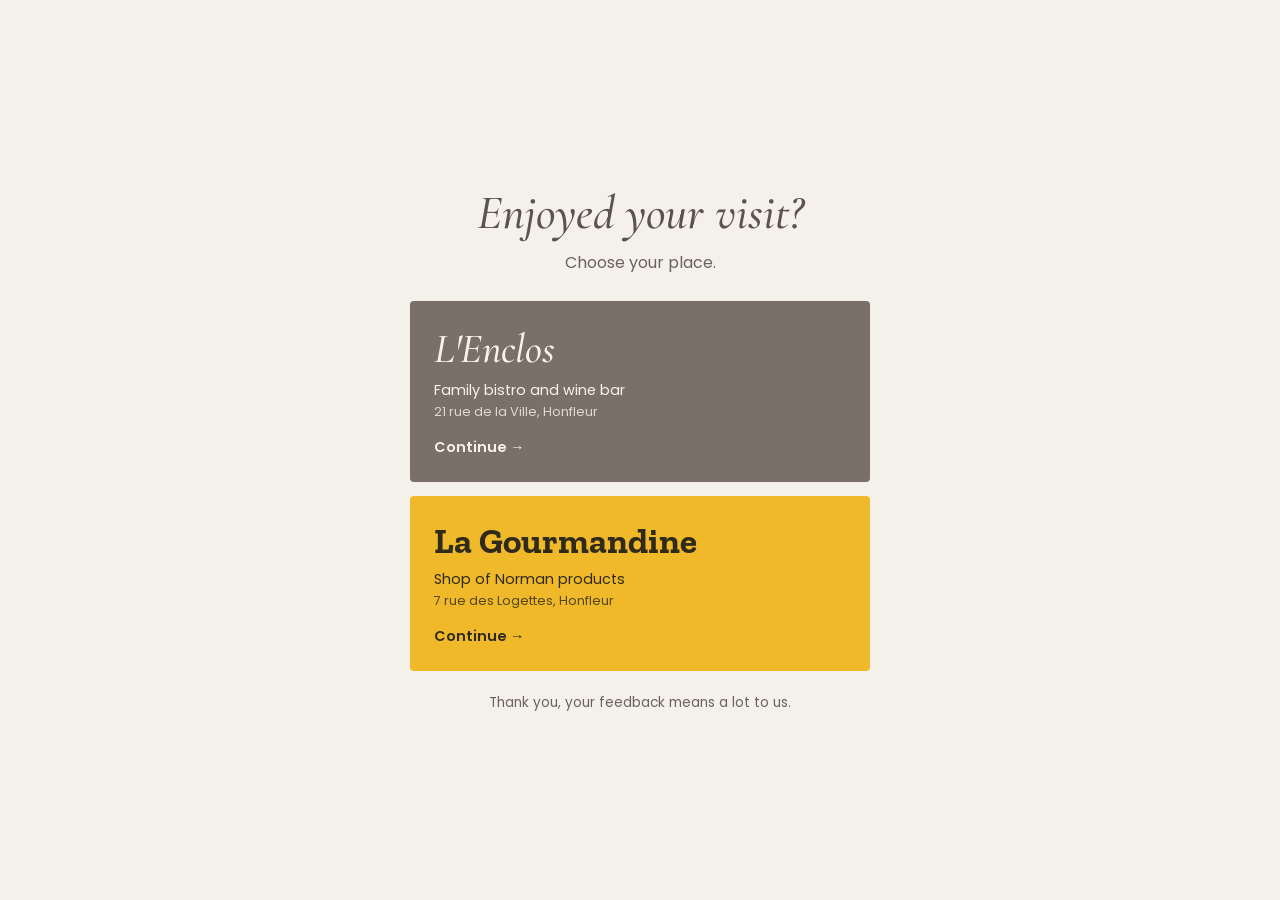
<file: avis/index.html>
<!DOCTYPE html>
<html lang="fr">
<head>
    <meta charset="UTF-8">
    <meta name="viewport" content="width=device-width, initial-scale=1.0">
    <title>Votre avis – L'Enclos et La Gourmandine</title>
    <meta name="robots" content="noindex">
    <meta name="theme-color" content="#7a6f69">
    <link rel="icon" href="../favicon.ico" sizes="32x32">
    <link rel="icon" type="image/png" sizes="32x32" href="../favicon-32.png">
    <link rel="apple-touch-icon" href="../apple-touch-icon.png">
    <style>
        @font-face { font-family: 'Cormorant Garamond'; src: url('../fonts/cormorantgaramond-500-italic.woff2') format('woff2'); font-weight: 500; font-style: italic; font-display: swap; }
        @font-face { font-family: 'Poppins'; src: url('../fonts/poppins-400.woff2') format('woff2'); font-weight: 400; font-display: swap; }
        @font-face { font-family: 'Poppins'; src: url('../fonts/poppins-600.woff2') format('woff2'); font-weight: 600; font-display: swap; }
        @font-face { font-family: 'Zilla Slab'; src: url('../fonts/zilla-slab-latin-700-normal.woff2') format('woff2'); font-weight: 700; font-display: swap; }
        * { margin: 0; padding: 0; box-sizing: border-box; }
        body { font-family: 'Poppins', sans-serif; color: #2e2926; background: #f4f1ea; min-height: 100vh; display: flex; flex-direction: column; justify-content: center; padding: 28px 18px; -webkit-tap-highlight-color: transparent; }
        main { width: 100%; max-width: 460px; margin: 0 auto; }
        h1 { font-family: 'Cormorant Garamond', serif; font-style: italic; font-weight: 500; font-size: clamp(2.2rem, 9vw, 3rem); line-height: 1.1; color: #5d534e; text-align: center; text-wrap: balance; }
        .invite { margin: 10px 0 26px; text-align: center; color: #6b625c; }
        .bloc { display: block; text-decoration: none; padding: 26px 24px 24px; margin-top: 14px; border-radius: 4px; transition: transform 0.25s ease; }
        .bloc:active { transform: scale(0.985); }
        .bloc .nom { display: block; line-height: 1.1; }
        .bloc .desc { display: block; margin-top: 8px; font-size: 0.9rem; }
        .bloc .adr { display: block; margin-top: 2px; font-size: 0.8rem; opacity: 0.8; }
        .bloc .fleche { display: block; margin-top: 16px; font-weight: 600; font-size: 0.9rem; }
        .enclos { background: #7a6f69; color: #f7f3ec; }
        .enclos .nom { font-family: 'Cormorant Garamond', serif; font-style: italic; font-weight: 500; font-size: 2.6rem; }
        .gourm { background: #F0B92A; color: #2F2A1A; }
        .gourm .nom { font-family: 'Zilla Slab', Georgia, serif; font-weight: 700; font-size: 2.2rem; }
        :focus-visible { outline: 3px solid #2e2926; outline-offset: 3px; }
        .merci { margin-top: 22px; text-align: center; font-size: 0.85rem; color: #6b625c; }
    </style>
</head>
<body>
    <main>
        <h1 id="titre">Un bon moment chez nous&nbsp;?</h1>
        <p class="invite" id="invite">Choisissez votre adresse.</p>

        <a class="bloc enclos" href="enclos/">
            <span class="nom">L'Enclos</span>
            <span class="desc" id="d-enclos">Bistrot familial et bar à vin</span>
            <span class="adr">21 rue de la Ville, Honfleur</span>
            <span class="fleche" id="f-enclos">Continuer &rarr;</span>
        </a>

        <a class="bloc gourm" href="https://lagourmandine-honfleur.fr/avis/">
            <span class="nom">La Gourmandine</span>
            <span class="desc" id="d-gourm">Boutique de produits normands</span>
            <span class="adr">7 rue des Logettes, Honfleur</span>
            <span class="fleche" id="f-gourm">Continuer &rarr;</span>
        </a>

        <p class="merci" id="merci">Merci, votre avis compte beaucoup pour nous.</p>
    </main>

    <script>
        var T = {
            fr: { titre: "Un bon moment chez nous ?", invite: "Choisissez votre adresse.", de: "Bistrot familial et bar à vin", dg: "Boutique de produits normands", f: "Continuer →", merci: "Merci, votre avis compte beaucoup pour nous." },
            en: { titre: "Enjoyed your visit?", invite: "Choose your place.", de: "Family bistro and wine bar", dg: "Shop of Norman products", f: "Continue →", merci: "Thank you, your feedback means a lot to us." },
            nl: { titre: "Een fijne tijd gehad?", invite: "Kies uw adres.", de: "Familiaal bistro en wijnbar", dg: "Winkel met Normandische producten", f: "Verder →", merci: "Dank u, uw mening is erg belangrijk voor ons." }
        };
        var lang = (navigator.language || "fr").slice(0, 2);
        var t = T[lang] || T.fr;
        document.documentElement.lang = T[lang] ? lang : "fr";
        document.getElementById("titre").textContent = t.titre;
        document.getElementById("invite").textContent = t.invite;
        document.getElementById("d-enclos").textContent = t.de;
        document.getElementById("d-gourm").textContent = t.dg;
        document.getElementById("f-enclos").textContent = t.f;
        document.getElementById("f-gourm").textContent = t.f;
        document.getElementById("merci").textContent = t.merci;
    </script>
</body>
</html>
</file>
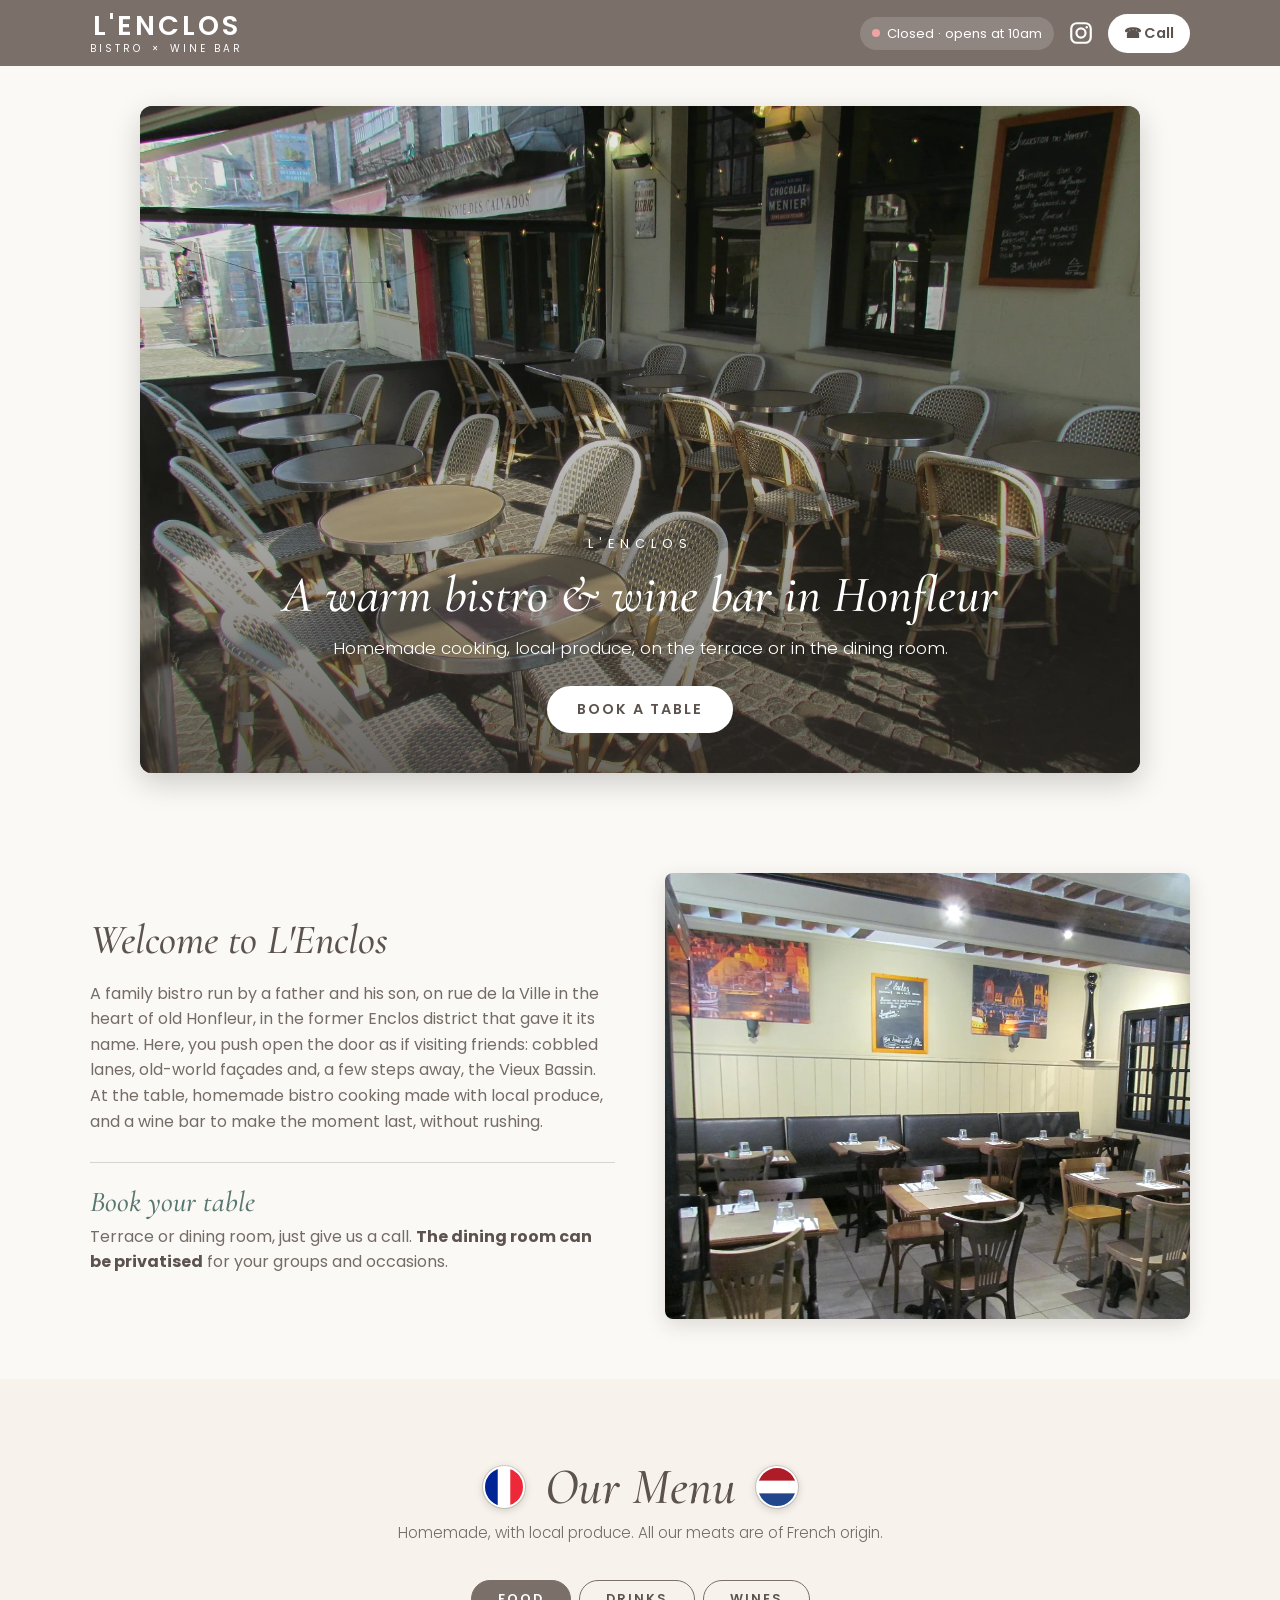
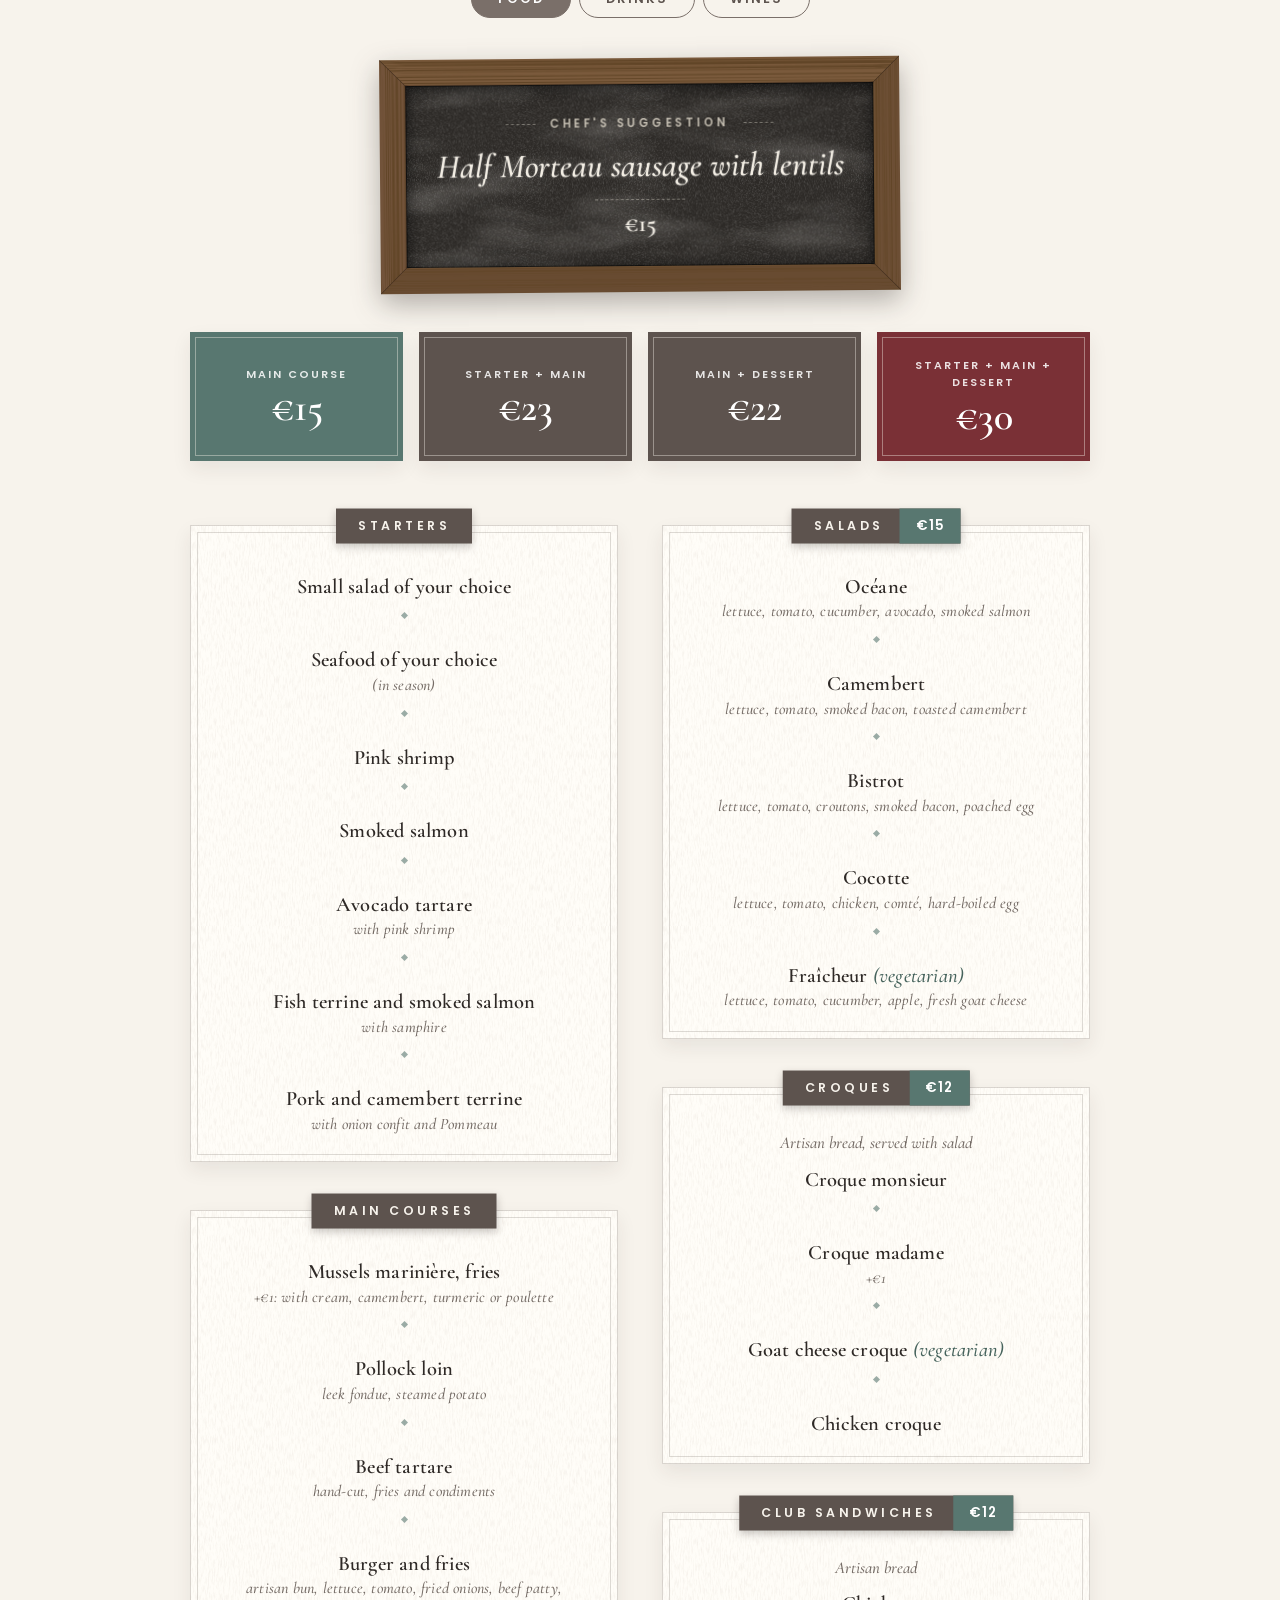
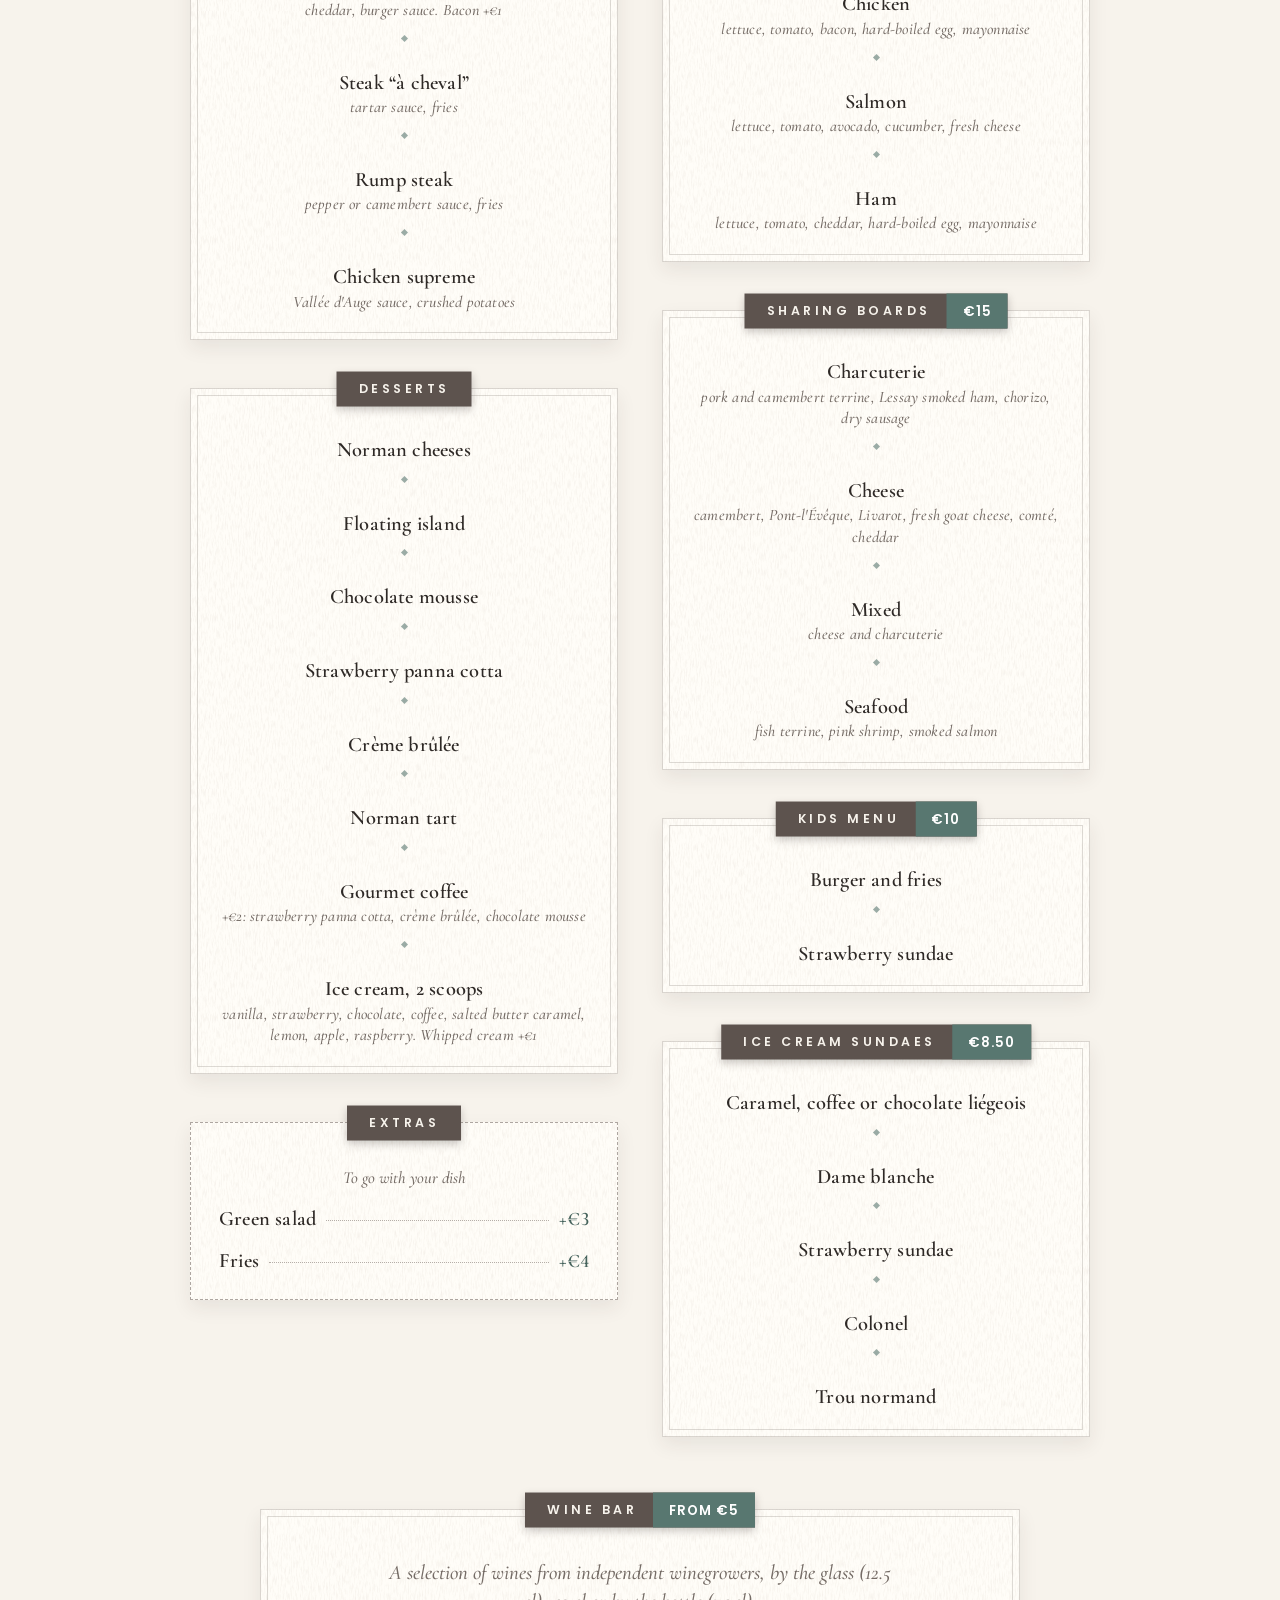
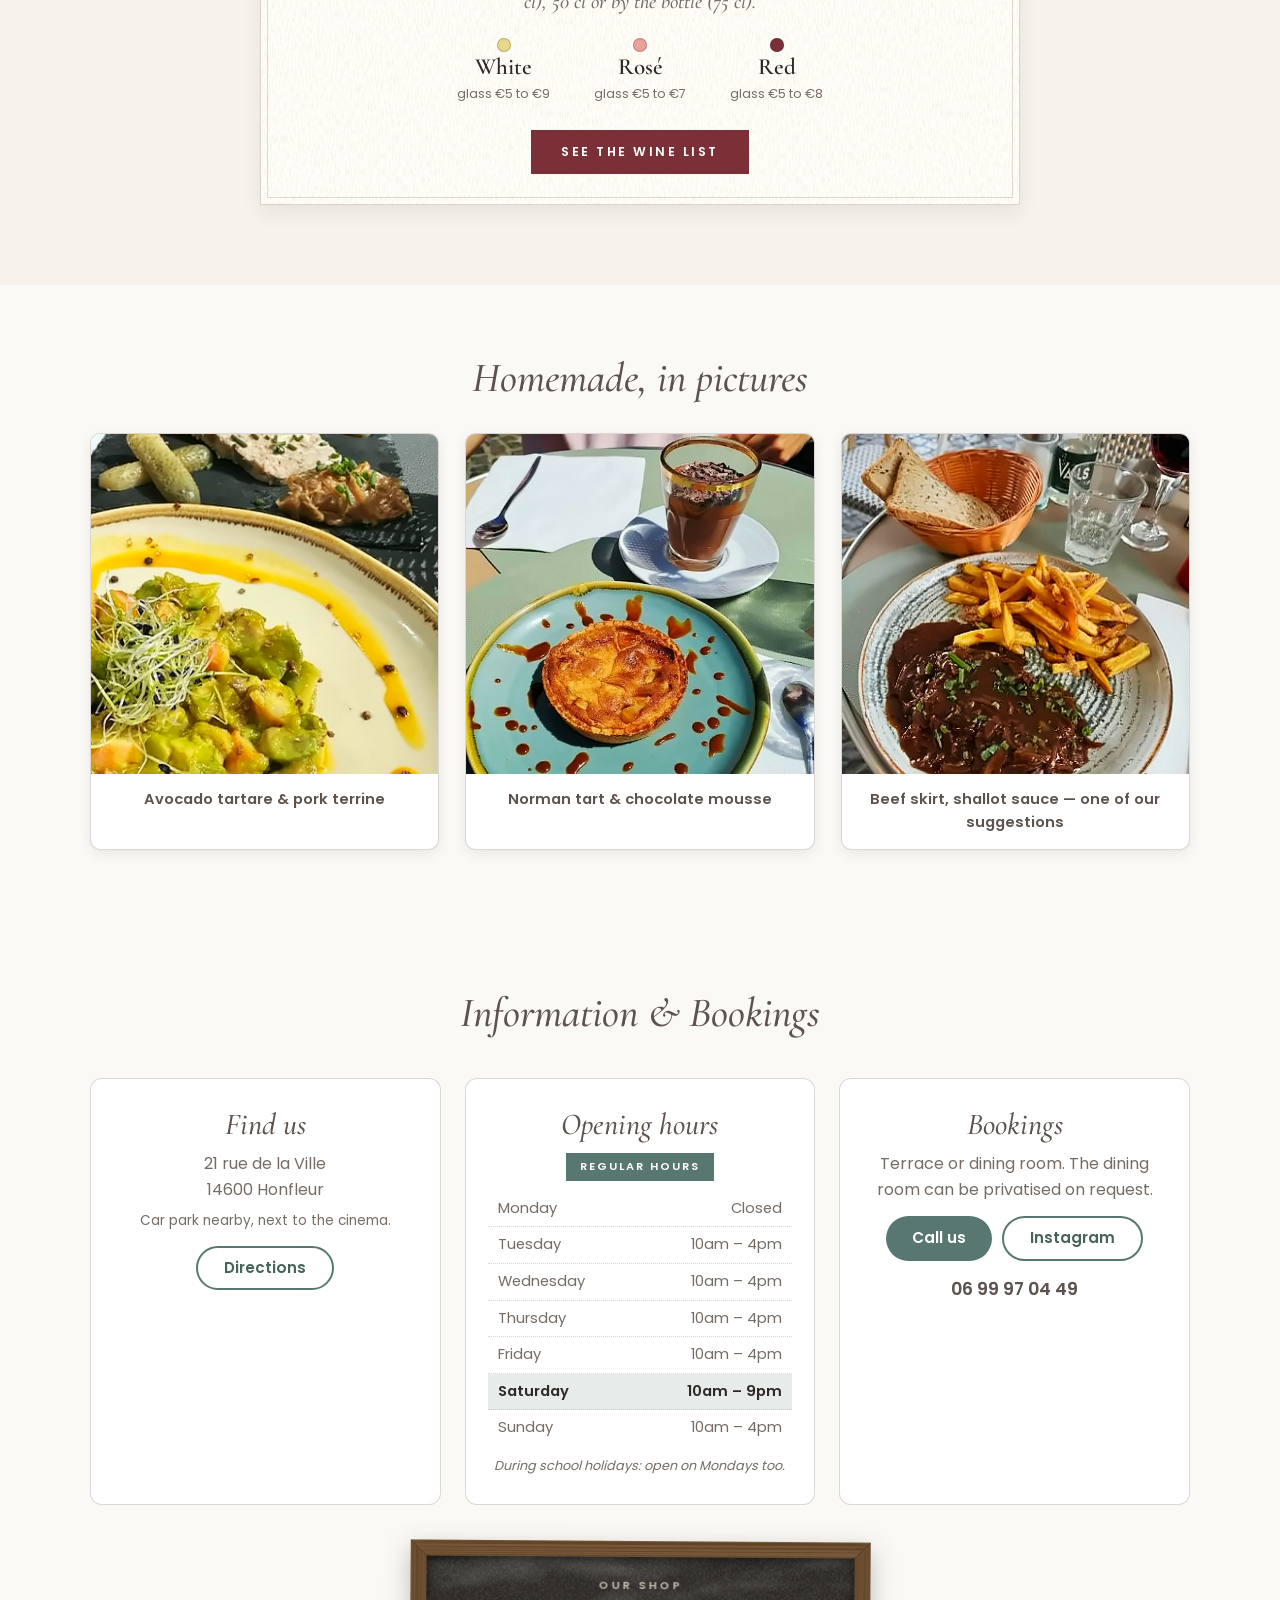
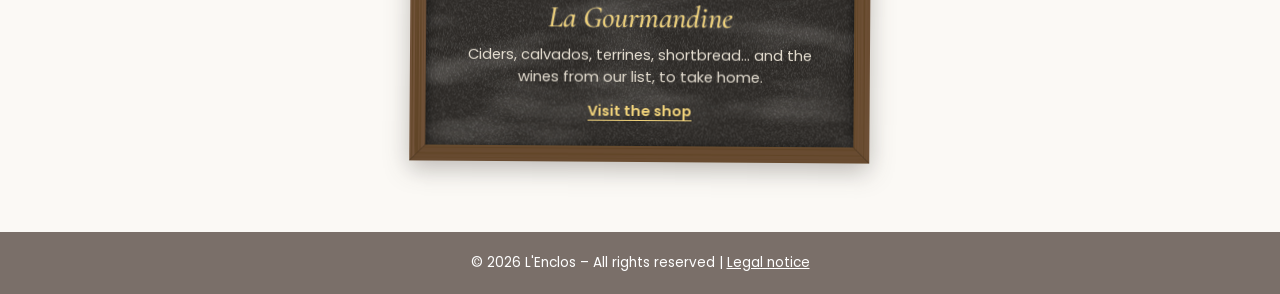
<file: en/index.html>
<!DOCTYPE html>
<html lang="en">
<head>
    <meta charset="UTF-8">
    <meta name="viewport" content="width=device-width, initial-scale=1.0">
    <title>L'Enclos | Bistro & wine bar in Honfleur, homemade cooking</title>
    <meta name="description" content="L'Enclos, family bistro and wine bar in the heart of old Honfleur, 21 rue de la Ville. Homemade cooking, local produce, terrace. Opening hours adapted during school holidays.">
    <link rel="canonical" href="https://lenclos-honfleur.fr/en/">
    <link rel="alternate" hreflang="fr" href="https://lenclos-honfleur.fr/">
    <link rel="alternate" hreflang="en" href="https://lenclos-honfleur.fr/en/">
    <link rel="alternate" hreflang="nl" href="https://lenclos-honfleur.fr/nl/">
    <link rel="alternate" hreflang="x-default" href="https://lenclos-honfleur.fr/">
    <meta name="theme-color" content="#7a6f69">
    <meta name="format-detection" content="telephone=yes">

    <!-- Icônes -->
    <link rel="icon" href="../favicon.ico" sizes="32x32">
    <link rel="icon" type="image/png" sizes="32x32" href="../favicon-32.png">
    <link rel="apple-touch-icon" href="../apple-touch-icon.png">
    <link rel="manifest" href="../site.webmanifest">

    <!-- Chargement plus rapide : première photo et polices du titre -->
    <link rel="preload" as="image" href="../images/terrasse.webp" type="image/webp">
    <link rel="preload" as="font" type="font/woff2" href="../fonts/poppins-400.woff2" crossorigin>
    <link rel="preload" as="font" type="font/woff2" href="../fonts/cormorantgaramond-500-italic.woff2" crossorigin>

    <!-- Aperçu lors du partage (WhatsApp, Facebook, iMessage...) -->
    <meta property="og:type" content="restaurant">
    <meta property="og:locale" content="en_GB">
    <meta property="og:locale:alternate" content="fr_FR">
    <meta property="og:locale:alternate" content="nl_NL">
    <meta property="og:site_name" content="L'Enclos">
    <meta property="og:title" content="L'Enclos | Bistro & wine bar in Honfleur">
    <meta property="og:description" content="Family bistro and wine bar in the heart of old Honfleur. Homemade cooking, local produce, terrace and dining room.">
    <meta property="og:url" content="https://lenclos-honfleur.fr/en/">
    <meta property="og:image" content="https://lenclos-honfleur.fr/apercu-partage.jpg">
    <meta property="og:image:width" content="1200">
    <meta property="og:image:height" content="630">
    <meta property="og:image:alt" content="L'Enclos, bistro and wine bar in Honfleur">
    <meta name="twitter:card" content="summary_large_image">
    <meta name="twitter:title" content="L'Enclos | Bistro & wine bar in Honfleur">
    <meta name="twitter:description" content="Family bistro and wine bar in the heart of old Honfleur. Homemade cooking, local produce, terrace and dining room.">
    <meta name="twitter:image" content="https://lenclos-honfleur.fr/apercu-partage.jpg">

    <!-- Données structurées pour Google (restaurant, adresse, horaires, carte) -->
    <script type="application/ld+json">
    {
        "@context": "https://schema.org",
        "@type": ["Restaurant", "BarOrPub"],
        "@id": "https://lenclos-honfleur.fr/#restaurant",
        "name": "L'Enclos",
        "alternateName": "L'Enclos Bistrot & Bar à vin",
        "description": "Family bistro and wine bar in old Honfleur, run by a father and his son. Homemade cooking made with local produce, terrace and a dining room that can be privatised.",
        "url": "https://lenclos-honfleur.fr/",
        "telephone": "+33699970449",
        "image": [
            "https://lenclos-honfleur.fr/images/terrasse.webp",
            "https://lenclos-honfleur.fr/images/facade.webp",
            "https://lenclos-honfleur.fr/images/salle.webp"
        ],
        "logo": "https://lenclos-honfleur.fr/icon-512.png",
        "address": {
            "@type": "PostalAddress",
            "streetAddress": "21 rue de la Ville",
            "postalCode": "14600",
            "addressLocality": "Honfleur",
            "addressRegion": "Normandie",
            "addressCountry": "FR"
        },
        "hasMap": "https://www.google.com/maps/search/?api=1&query=L%27Enclos%2C+21+rue+de+la+Ville%2C+14600+Honfleur",
        "servesCuisine": ["Française", "Normande", "Bistrot"],
        "priceRange": "€€",
        "currenciesAccepted": "EUR",
        "acceptsReservations": "True",
        "hasMenu": "https://lenclos-honfleur.fr/en/#carte",
        "openingHoursSpecification": [{
            "@type": "OpeningHoursSpecification",
            "dayOfWeek": ["Tuesday", "Wednesday", "Thursday", "Friday", "Sunday"],
            "opens": "10:00",
            "closes": "16:00"
        }, {
            "@type": "OpeningHoursSpecification",
            "dayOfWeek": "Saturday",
            "opens": "10:00",
            "closes": "21:00"
        }],
        "amenityFeature": [
            { "@type": "LocationFeatureSpecification", "name": "Terrasse", "value": true },
            { "@type": "LocationFeatureSpecification", "name": "Salle privatisable", "value": true },
            { "@type": "LocationFeatureSpecification", "name": "Menu enfant", "value": true },
            { "@type": "LocationFeatureSpecification", "name": "Option végétarienne", "value": true }
        ],
        "sameAs": ["https://www.instagram.com/lenclos.honfleur"]
    }
    </script>    <link rel="stylesheet" href="../style.css?v=1">
</head>
<body>

    <!-- HEADER / BANDEAU HAUT -->
    <header class="site-header">
        <div class="container header-container">
            <a href="#" class="logo" aria-label="L'Enclos, bistro and wine bar">
                <span class="logo-name">L'Enclos</span>
                <span class="logo-sub"><span>Bistro</span> <span class="logo-x">&times;</span> <span>Wine bar</span></span>
            </a>
            <div class="header-info">
                <div class="badge-horaire">
                    <span class="dot" id="horaire-dot"></span> <span id="horaire-du-jour">...</span>
                </div>
                <div class="social-links">
                    <a href="https://www.instagram.com/lenclos.honfleur" class="social-link" aria-label="L'Enclos on Instagram" target="_blank" rel="noopener">
                        <svg viewBox="0 0 24 24" fill="none" stroke="currentColor" stroke-width="2" aria-hidden="true"><rect x="3" y="3" width="18" height="18" rx="5"/><circle cx="12" cy="12" r="4.2"/><circle cx="17.3" cy="6.7" r="1.1" fill="currentColor" stroke="none"/></svg>
                    </a>
                </div>
                <a href="tel:0699970449" class="btn-appel"><span aria-hidden="true">&#9742;</span> <span>Call</span></a>
            </div>
        </div>
    </header>

    <!-- SECTION HERO (ACCUEIL) -->
    <section class="hero">
        <div class="hero-image-wrap">
            <div class="hero-slides" aria-hidden="false">
                <img src="../images/terrasse.webp" alt="The terrace of L'Enclos in Honfleur" class="hero-img hero-img-terrasse" fetchpriority="high" decoding="async">
                <img src="../images/facade.webp" alt="The facade of L'Enclos, bistro and wine bar, rue de la Ville in Honfleur" class="hero-img hero-img-facade" decoding="async">
            </div>
            <div class="hero-overlay"></div>
            <div class="hero-content">
                <p class="hero-kicker">L'Enclos</p>
                <h1>A warm bistro &amp; wine bar in Honfleur</h1>
                <p class="hero-text">Homemade cooking, local produce, on the terrace or in the dining room.</p>
                <a href="#contact" class="btn-primary">Book a table</a>
            </div>
        </div>
    </section>

    <!-- SECTION PRÉSENTATION & INTÉRIEUR -->
    <section class="about container">
        <div class="about-grid">
            <div class="about-text">
                <h2>Welcome to L'Enclos</h2>
                <p>A family bistro run by a father and his son, on rue de la Ville in the heart of old Honfleur, in the former Enclos district that gave it its name. Here, you push open the door as if visiting friends: cobbled lanes, old-world fa&ccedil;ades and, a few steps away, the Vieux Bassin. At the table, homemade bistro cooking made with local produce, and a wine bar to make the moment last, without rushing.</p>

                <div class="etage-notice">
                    <h3>Book your table</h3>
                    <p>Terrace or dining room, just give us a call. <strong>The dining room can be privatised</strong> for your groups and occasions.</p>
                </div>
            </div>
            <div class="about-image">
                <img src="../images/salle.webp" alt="The dining room of L'Enclos, a bistro in Honfleur" width="1000" height="850" loading="lazy" decoding="async">
            </div>
        </div>
    </section>

    <!-- SECTION CARTE -->
    <section id="carte" class="carte-section">
        <div class="carte-container">
            <div class="carte-header">
                <div class="carte-header-top">
                    <a class="lang-flag lang-flag-fr" href="../#carte" hreflang="fr" lang="fr" aria-label="Voir la carte en français" title="Voir en français"></a>
                    <h2>Our Menu</h2>
                    <a class="lang-flag lang-flag-nl" href="../nl/#carte" hreflang="nl" lang="nl" aria-label="Bekijk de kaart in het Nederlands" title="Bekijk in het Nederlands"></a>
                </div>
                <p class="sous-titre">Homemade, with local produce. All our meats are of French origin.</p>
            </div>

            <!-- ONGLETS -->
            <div class="carte-tabs" role="tablist">
                <button class="carte-tab active" type="button" role="tab" aria-selected="true" data-tab="panel-carte">Food</button>
                <button class="carte-tab" type="button" role="tab" aria-selected="false" data-tab="panel-boissons">Drinks</button>
                <button class="carte-tab" type="button" role="tab" aria-selected="false" data-tab="panel-vins">Wines</button>
            </div>

            <!-- ===================== PANNEAU : LA CARTE ===================== -->
            <div class="carte-panel" id="panel-carte" role="tabpanel">

                <!-- SUGGESTION DU CHEF : à modifier ici (texte et prix) -->
                <div class="suggestion-card">
                    <p class="suggestion-label">Chef's suggestion</p>
                    <p class="suggestion-dish">Half Morteau sausage with lentils</p>
                    <p class="suggestion-price">€15</p>
                </div>

                <!-- FORMULES -->
                <div class="formules">
                    <div class="formule"><span class="formule-name">Main course</span><span class="formule-price">€15</span></div>
                    <div class="formule"><span class="formule-name">Starter + main</span><span class="formule-price">€23</span></div>
                    <div class="formule"><span class="formule-name">Main + dessert</span><span class="formule-price">€22</span></div>
                    <div class="formule formule-big"><span class="formule-name">Starter + main + dessert</span><span class="formule-price">€30</span></div>
                </div>

                <div class="menu-grid">

                    <!-- ENTRÉES -->
                    <div class="menu-category">
                        <h3>Starters</h3>
                        <ul class="menu-list menu-list-plain">
                            <li><span class="dish-name">Small salad of your choice</span></li>
                            <li><span class="dish-name">Seafood of your choice <small>(in season)</small></span></li>
                            <li><span class="dish-name">Pink shrimp</span></li>
                            <li><span class="dish-name">Smoked salmon</span></li>
                            <li><span class="dish-name">Avocado tartare <small>with pink shrimp</small></span></li>
                            <li><span class="dish-name">Fish terrine and smoked salmon <small>with samphire</small></span></li>
                            <li><span class="dish-name">Pork and camembert terrine <small>with onion confit and Pommeau</small></span></li>
                        </ul>
                    </div>

                    <!-- PLATS -->
                    <div class="menu-category">
                        <h3>Main courses</h3>
                        <ul class="menu-list menu-list-plain">
                            <li><span class="dish-name">Mussels marinière, fries <small>+&euro;1: with cream, camembert, turmeric or poulette</small></span></li>
                            <li><span class="dish-name">Pollock loin <small>leek fondue, steamed potato</small></span></li>
                            <li><span class="dish-name">Beef tartare <small>hand-cut, fries and condiments</small></span></li>
                            <li><span class="dish-name">Burger and fries <small>artisan bun, lettuce, tomato, fried onions, beef patty, cheddar, burger sauce. Bacon +&euro;1</small></span></li>
                            <li><span class="dish-name">Steak &ldquo;&agrave; cheval&rdquo; <small>tartar sauce, fries</small></span></li>
                            <li><span class="dish-name">Rump steak <small>pepper or camembert sauce, fries</small></span></li>
                            <li><span class="dish-name">Chicken supreme <small>Vallée d'Auge sauce, crushed potatoes</small></span></li>
                        </ul>
                    </div>

                    <!-- DESSERTS -->
                    <div class="menu-category">
                        <h3>Desserts</h3>
                        <ul class="menu-list menu-list-plain">
                            <li><span class="dish-name">Norman cheeses</span></li>
                            <li><span class="dish-name">Floating island</span></li>
                            <li><span class="dish-name">Chocolate mousse</span></li>
                            <li><span class="dish-name">Strawberry panna cotta</span></li>
                            <li><span class="dish-name">Crème brûlée</span></li>
                            <li><span class="dish-name">Norman tart</span></li>
                            <li><span class="dish-name">Gourmet coffee <small>+&euro;2: strawberry panna cotta, crème brûlée, chocolate mousse</small></span></li>
                            <li><span class="dish-name">Ice cream, 2 scoops <small>vanilla, strawberry, chocolate, coffee, salted butter caramel, lemon, apple, raspberry. Whipped cream +&euro;1</small></span></li>
                        </ul>
                    </div>

                    <!-- LES EXTRAS (suppléments) -->
                    <div class="menu-category extras-tag">
                        <h3>Extras</h3>
                        <p class="cat-note">To go with your dish</p>
                        <ul class="menu-list">
                            <li><span class="dish-name">Green salad</span><span class="leader"></span><span class="dish-price">+€3</span></li>
                            <li><span class="dish-name">Fries</span><span class="leader"></span><span class="dish-price">+€4</span></li>
                        </ul>
                    </div>

                    <!-- SALADES -->
                    <div class="menu-category col-break">
                        <h3><span>Salads</span> <span class="cat-price">€15</span></h3>
                        <ul class="menu-list menu-list-plain">
                            <li><span class="dish-name">Océane <small>lettuce, tomato, cucumber, avocado, smoked salmon</small></span></li>
                            <li><span class="dish-name">Camembert <small>lettuce, tomato, smoked bacon, toasted camembert</small></span></li>
                            <li><span class="dish-name">Bistrot <small>lettuce, tomato, croutons, smoked bacon, poached egg</small></span></li>
                            <li><span class="dish-name">Cocotte <small>lettuce, tomato, chicken, comté, hard-boiled egg</small></span></li>
                            <li><span class="dish-name">Fraîcheur <em>(vegetarian)</em> <small>lettuce, tomato, cucumber, apple, fresh goat cheese</small></span></li>
                        </ul>
                    </div>

                    <!-- CROQUES -->
                    <div class="menu-category">
                        <h3><span>Croques</span> <span class="cat-price">€12</span></h3>
                        <p class="cat-note">Artisan bread, served with salad</p>
                        <ul class="menu-list menu-list-plain">
                            <li><span class="dish-name">Croque monsieur</span></li>
                            <li><span class="dish-name">Croque madame <small>+€1</small></span></li>
                            <li><span class="dish-name">Goat cheese croque <em>(vegetarian)</em></span></li>
                            <li><span class="dish-name">Chicken croque</span></li>
                        </ul>
                    </div>

                    <!-- CLUBS -->
                    <div class="menu-category">
                        <h3><span>Club sandwiches</span> <span class="cat-price">€12</span></h3>
                        <p class="cat-note">Artisan bread</p>
                        <ul class="menu-list menu-list-plain">
                            <li><span class="dish-name">Chicken <small>lettuce, tomato, bacon, hard-boiled egg, mayonnaise</small></span></li>
                            <li><span class="dish-name">Salmon <small>lettuce, tomato, avocado, cucumber, fresh cheese</small></span></li>
                            <li><span class="dish-name">Ham <small>lettuce, tomato, cheddar, hard-boiled egg, mayonnaise</small></span></li>
                        </ul>
                    </div>

                    <!-- PLANCHES -->
                    <div class="menu-category">
                        <h3><span>Sharing boards</span> <span class="cat-price">€15</span></h3>
                        <ul class="menu-list menu-list-plain">
                            <li><span class="dish-name">Charcuterie <small>pork and camembert terrine, Lessay smoked ham, chorizo, dry sausage</small></span></li>
                            <li><span class="dish-name">Cheese <small>camembert, Pont-l'Évêque, Livarot, fresh goat cheese, comté, cheddar</small></span></li>
                            <li><span class="dish-name">Mixed <small>cheese and charcuterie</small></span></li>
                            <li><span class="dish-name">Seafood <small>fish terrine, pink shrimp, smoked salmon</small></span></li>
                        </ul>
                    </div>

                    <!-- BAMBINO -->
                    <div class="menu-category">
                        <h3><span>Kids menu</span> <span class="cat-price">€10</span></h3>
                        <ul class="menu-list menu-list-plain">
                            <li><span class="dish-name">Burger and fries</span></li>
                            <li><span class="dish-name">Strawberry sundae</span></li>
                        </ul>
                    </div>

                    <!-- COUPES GLACÉES -->
                    <div class="menu-category">
                        <h3><span>Ice cream sundaes</span> <span class="cat-price">€8.50</span></h3>
                        <ul class="menu-list menu-list-plain">
                            <li><span class="dish-name">Caramel, coffee or chocolate liégeois</span></li>
                            <li><span class="dish-name">Dame blanche</span></li>
                            <li><span class="dish-name">Strawberry sundae</span></li>
                            <li><span class="dish-name">Colonel</span></li>
                            <li><span class="dish-name">Trou normand</span></li>
                        </ul>
                    </div>

                </div>

                <!-- RUBRIQUE VINS : mène à l'onglet « Vins » -->
                <div class="menu-category wine-teaser">
                    <h3><span>Wine bar</span> <span class="cat-price">from &euro;5</span></h3>
                    <p class="wine-teaser-text">A selection of wines from independent winegrowers, by the glass (12.5 cl), 50 cl or by the bottle (75 cl).</p>
                    <ul class="wine-kinds">
                        <li><span class="wine-dot wine-dot-blanc"></span><strong>White</strong><small>glass &euro;5 to &euro;9</small></li>
                        <li><span class="wine-dot wine-dot-rose"></span><strong>Rosé</strong><small>glass &euro;5 to &euro;7</small></li>
                        <li><span class="wine-dot wine-dot-rouge"></span><strong>Red</strong><small>glass &euro;5 to &euro;8</small></li>
                    </ul>
                    <button type="button" class="btn-wine" data-goto-tab="panel-vins">See the wine list</button>
                </div>
            </div>

            <!-- ===================== PANNEAU : BOISSONS ===================== -->
            <div class="carte-panel" id="panel-boissons" role="tabpanel" hidden>
                <div class="menu-grid">

                    <div class="menu-category">
                        <h3>Soft drinks</h3>
                        <ul class="menu-list">
                            <li><span class="dish-name">Coca-Cola, Coca-Cola Zero <small>33 cl</small></span><span class="dish-price">€4.50</span></li>
                            <li><span class="dish-name">Orangina, Fuze Tea <small>25 cl</small></span><span class="dish-price">€4.20</span></li>
                            <li><span class="dish-name">Lemonade <small>33 cl</small></span><span class="dish-price">€4.50</span></li>
                            <li><span class="dish-name">Diabolo <small>33 cl</small></span><span class="dish-price">€4.50</span></li>
                            <li><span class="dish-name">Schweppes tonic or citrus <small>25 cl</small></span><span class="dish-price">€4.50</span></li>
                            <li><span class="dish-name">Fruit juice <small>25 cl, multifruit, orange, pineapple, tomato, apple</small></span><span class="dish-price">€4.50</span></li>
                            <li><span class="dish-name">Syrup with water <small>25 cl, lemon, strawberry, grenadine, mint</small></span><span class="dish-price">€3.00</span></li>
                            <li><span class="dish-name">Mineral water <small>still or sparkling, 33 cl / 75 cl</small></span><span class="dish-price">€4.00 / €6.00</span></li>
                        </ul>
                    </div>

                    <div class="menu-category">
                        <h3>Hot drinks</h3>
                        <ul class="menu-list">
                            <li><span class="dish-name">Coffee, decaf <small>Lavazza</small></span><span class="dish-price">€2.20</span></li>
                            <li><span class="dish-name">Long coffee</span><span class="dish-price">€2.50</span></li>
                            <li><span class="dish-name">Espresso macchiato</span><span class="dish-price">€2.50</span></li>
                            <li><span class="dish-name">Double espresso</span><span class="dish-price">€4.50</span></li>
                            <li><span class="dish-name">Coffee with milk</span><span class="dish-price">€4.50</span></li>
                            <li><span class="dish-name">Cappuccino</span><span class="dish-price">€5.00</span></li>
                            <li><span class="dish-name">Hot chocolate</span><span class="dish-price">€4.50</span></li>
                            <li><span class="dish-name">Tea or herbal tea</span><span class="dish-price">€4.50</span></li>
                            <li><span class="dish-name">Viennese coffee or chocolate</span><span class="dish-price">€5.50</span></li>
                        </ul>
                    </div>

                    <div class="menu-category">
                        <h3>Beers</h3>
                        <p class="cat-note">Draught: 25 cl / 50 cl</p>
                        <ul class="menu-list">
                            <li><span class="dish-name">Heineken</span><span class="dish-price">€4.50 / €8.50</span></li>
                            <li><span class="dish-name">Affligem</span><span class="dish-price">€5.00 / €9.50</span></li>
                            <li><span class="dish-name">Shandy / Monaco</span><span class="dish-price">€4.50 / €8.50</span></li>
                        </ul>
                        <p class="cat-note">Bottles: 33 cl</p>
                        <ul class="menu-list">
                            <li><span class="dish-name">Yata <small>blonde, white, amber or triple</small></span><span class="dish-price">€7.50</span></li>
                            <li><span class="dish-name">Heineken alcohol-free</span><span class="dish-price">€5.50</span></li>
                        </ul>
                    </div>

                    <div class="menu-category">
                        <h3>Cider &amp; sparkling</h3>
                        <ul class="menu-list">
                            <li><span class="dish-name">Cidre Huet <small>15 cl / 75 cl</small></span><span class="dish-price">€4.00 / €16.00</span></li>
                            <li><span class="dish-name">Prosecco DOC <small>Italy, Dissegna, 75 cl</small></span><span class="dish-price">€29.00</span></li>
                            <li><span class="dish-name">Champagne Guy Lamoureux <small>Brut, 75 cl</small></span><span class="dish-price">€59.00</span></li>
                        </ul>
                    </div>

                    <div class="menu-category">
                        <h3>Cocktails <span class="cat-price">€12</span></h3>
                        <ul class="menu-list menu-list-plain">
                            <li><span class="dish-name">Gin Tonic <small>gin, Schweppes, lemon</small></span></li>
                            <li><span class="dish-name">Gin Fizz <small>gin, lemon juice, sparkling water</small></span></li>
                            <li><span class="dish-name">Planter's punch <small>rum, multifruit juice</small></span></li>
                            <li><span class="dish-name">Mojito <small>rum, fresh mint, lime, cane sugar, sparkling water</small></span></li>
                            <li><span class="dish-name">Cuba Libre <small>rum, Coca-Cola, lime</small></span></li>
                            <li><span class="dish-name">Margarita <small>tequila, Cointreau, lemon juice</small></span></li>
                            <li><span class="dish-name">Tequila Sunrise <small>tequila, orange juice, grenadine</small></span></li>
                            <li><span class="dish-name">Bloody Mary <small>vodka, tomato juice</small></span></li>
                            <li><span class="dish-name">Kamikaze <small>vodka, Cointreau, lemon juice</small></span></li>
                        </ul>
                    </div>

                    <div class="menu-category">
                        <h3>Aperitifs</h3>
                        <ul class="menu-list">
                            <li><span class="dish-name">White wine kir <small>12 cl, blackcurrant, blackberry or peach</small></span><span class="dish-price">€5.00</span></li>
                            <li><span class="dish-name">Kir Normand <small>12 cl</small></span><span class="dish-price">€5.00</span></li>
                            <li><span class="dish-name">Prosecco <small>12 cl</small></span><span class="dish-price">€6.00</span></li>
                            <li><span class="dish-name">Kir Prosecco <small>12 cl</small></span><span class="dish-price">€7.00</span></li>
                            <li><span class="dish-name">Glass of champagne <small>12 cl</small></span><span class="dish-price">€11.00</span></li>
                            <li><span class="dish-name">Kir Royal <small>12 cl</small></span><span class="dish-price">€12.00</span></li>
                            <li><span class="dish-name">Ricard <small>3 cl</small></span><span class="dish-price">€5.00</span></li>
                            <li><span class="dish-name">Martini red or white <small>8 cl</small></span><span class="dish-price">€5.00</span></li>
                            <li><span class="dish-name">Campari <small>8 cl</small></span><span class="dish-price">€5.00</span></li>
                            <li><span class="dish-name">Red port <small>8 cl</small></span><span class="dish-price">€5.00</span></li>
                            <li><span class="dish-name">Pommeau <small>8 cl</small></span><span class="dish-price">€5.00</span></li>
                            <li><span class="dish-name">Spritz</span><span class="dish-price">€10.00</span></li>
                            <li><span class="dish-name">Americano <small>12 cl</small></span><span class="dish-price">€10.00</span></li>
                            <li><span class="dish-name">Ti' Punch <small>4 cl</small></span><span class="dish-price">€10.00</span></li>
                            <li><span class="dish-name">Long Drink <small>spirit + Coca-Cola or orange juice</small></span><span class="dish-price">€10.00</span></li>
                        </ul>
                    </div>

                    <div class="menu-category menu-category-full">
                        <h3><span>Digestifs</span> <span class="cat-price">4 cl</span></h3>
                        <ul class="menu-list">
                            <li><span class="dish-name">Calvados Huet <small>2 years</small></span><span class="dish-price">€6.00</span></li>
                            <li><span class="dish-name">Calvados Huet <small>hors d'âge, 12 years</small></span><span class="dish-price">€10.00</span></li>
                            <li><span class="dish-name">Cognac</span><span class="dish-price">€8.00</span></li>
                            <li><span class="dish-name">Get 27</span><span class="dish-price">€8.00</span></li>
                            <li><span class="dish-name">Rum</span><span class="dish-price">€8.00</span></li>
                            <li><span class="dish-name">Gin</span><span class="dish-price">€8.00</span></li>
                            <li><span class="dish-name">Vodka</span><span class="dish-price">€8.00</span></li>
                            <li><span class="dish-name">Cointreau</span><span class="dish-price">€8.00</span></li>
                            <li><span class="dish-name">Tequila</span><span class="dish-price">€8.00</span></li>
                            <li><span class="dish-name">Whisky</span><span class="dish-price">€8.00</span></li>
                            <li><span class="dish-name">Chivas</span><span class="dish-price">€10.00</span></li>
                        </ul>
                    </div>

                </div>
            </div>

            <!-- ===================== PANNEAU : VINS ===================== -->
            <div class="carte-panel" id="panel-vins" role="tabpanel" hidden>
                <div class="vins-head">
                    <span></span><span>12.5 cl</span><span>50 cl</span><span>75 cl</span>
                </div>

                <div class="vins-group">
                    <h3>White wines</h3>
                    <ul class="vins-list">
                        <li><span class="vin-name">Muscadet sur Lie <small>Loire</small></span><span>€5</span><span>€15</span><span>€23</span></li>
                        <li><span class="vin-name">Chardonnay <small>South-East, IGP Gard</small></span><span>€6</span><span>€18</span><span>€27</span></li>
                        <li><span class="vin-name">Graves <small>Bordeaux, Château Carbon d'Artigues</small></span><span>€6</span><span>€18</span><span>€27</span></li>
                        <li><span class="vin-name">Bourgogne « Les Bruyères » <small>Domaine de la Creuse Noire</small></span><span>€7</span><span>€21</span><span>€33</span></li>
                        <li><span class="vin-name">Coteaux du Layon <small>Loire</small></span><span>€8</span><span>€24</span><span>€37</span></li>
                        <li><span class="vin-name">Pinot Gris <small>Alsace, G. Metz</small></span><span>€8</span><span>€24</span><span>€37</span></li>
                        <li><span class="vin-name">Pouilly Fumé <small>Loire</small></span><span>€9</span><span>€27</span><span>€43</span></li>
                    </ul>
                </div>

                <div class="vins-group">
                    <h3>Rosé wines</h3>
                    <ul class="vins-list">
                        <li><span class="vin-name">IGP Méditerranée <small>Côtes du Rhône, Domaine des 3 Lys</small></span><span>€5</span><span>€15</span><span>€23</span></li>
                        <li><span class="vin-name">Côtes de Provence <small>South-East, Château de Beaumel</small></span><span>€7</span><span>€21</span><span>€33</span></li>
                    </ul>
                </div>

                <div class="vins-group">
                    <h3>Red wines</h3>
                    <ul class="vins-list">
                        <li><span class="vin-name">Côtes du Rhône Rochegude <small>Domaine des 3 Lys</small></span><span>€5</span><span>€15</span><span>€23</span></li>
                        <li><span class="vin-name">Saint-Nicolas de Bourgueil <small>Loire</small></span><span>€7</span><span>€21</span><span>€33</span></li>
                        <li><span class="vin-name">Coteaux Bourguignons « Les champs du voisin » <small>Domaine de la Creuse Noire</small></span><span>€7</span><span>€21</span><span>€33</span></li>
                        <li><span class="vin-name">Saint-Amour « Belle vue » <small>Beaujolais, Domaine de la Creuse Noire</small></span><span>€7</span><span>€21</span><span>€33</span></li>
                        <li><span class="vin-name">Graves <small>Bordeaux, Château Carbon d'Artigues</small></span><span>€8</span><span>€24</span><span>€37</span></li>
                        <li><span class="vin-name">Sancerre <small>Loire, AOP</small></span><span>&ndash;</span><span>&ndash;</span><span>€47</span></li>
                        <li><span class="vin-name">Saint-Émilion <small>Bordeaux</small></span><span>&ndash;</span><span>&ndash;</span><span>€43</span></li>
                    </ul>
                </div>

                <p class="vins-note">All our bottled wines come from independent winegrowers.</p>
                <p class="vins-note">You can also take these wines home from <a href='https://lagourmandine-honfleur.fr/'>La Gourmandine</a>, our shop of Norman products, 7 rue des Logettes.</p>
            </div>

        </div>
    </section>

    <!-- SECTION ILLUSTRATION PLATS & DESSERTS -->
    <section class="gallery-preview container">
        <h2>Homemade, in pictures</h2>
        <div class="gallery-grid">
            <div class="gallery-card">
                <img src="../images/tartare-avocat.jpg" alt="Avocado tartare and pork terrine on a slate" width="738" height="990" loading="lazy" decoding="async">
                <p>Avocado tartare &amp; pork terrine</p>
            </div>
            <div class="gallery-card">
                <img src="../images/tarte-mousse.jpg" alt="Norman tart with caramel and chocolate mousse" width="1130" height="980" loading="lazy" decoding="async">
                <p>Norman tart &amp; chocolate mousse</p>
            </div>
            <div class="gallery-card">
                <img src="../images/hampe-echalote.jpg" alt="Beef skirt with shallot sauce and fries" width="694" height="924" loading="lazy" decoding="async">
                <p>Beef skirt, shallot sauce &mdash; one of our suggestions</p>
            </div>
        </div>
    </section>

    <!-- SECTION INFOS PRATIQUES / CONTACT & RÉSERVATION -->
    <section class="info-section container" id="contact">
        <h2>Information &amp; Bookings</h2>
        <div class="info-layout">
            <div class="info-block">
                <h3>Find us</h3>
                <p>21 rue de la Ville<br>14600 Honfleur</p>
                <p class="info-note">Car park nearby, next to the cinema.</p>
                <a href="https://www.google.com/maps/dir/?api=1&destination=L%27Enclos%2C+21+rue+de+la+Ville%2C+14600+Honfleur" class="link-route-btn" target="_blank" rel="noopener">Directions</a>
            </div>

            <div class="info-block">
                <h3>Opening hours</h3>
                <p id="horaires-fixes">Tuesday to Friday and Sunday: 10am&nbsp;&ndash;&nbsp;4pm<br>Saturday: 10am&nbsp;&ndash;&nbsp;9pm<br><em>Closed on Mondays, except during school holidays</em></p>
                <div id="horaires-detail" class="horaires-detail" hidden></div>
            </div>

            <div class="info-block">
                <h3>Bookings</h3>
                <p>Terrace or dining room. The dining room can be privatised on request.</p>
                <div class="info-actions">
                    <a href="tel:0699970449" class="link-tel-btn">Call us</a>
                    <a href="https://www.instagram.com/lenclos.honfleur" class="link-route-btn link-insta" target="_blank" rel="noopener">Instagram</a>
                </div>
                <p class="info-contact-details"><a href="tel:0699970449">06 99 97 04 49</a></p>
            </div>
        </div>

        <!-- Boutique voisine : petite ardoise, discrète -->
        <aside class="voisine" aria-label="La Gourmandine">
            <p class="voisine-label">Our shop</p>
            <p class="voisine-nom">La Gourmandine</p>
            <p class="voisine-texte">Ciders, calvados, terrines, shortbread&hellip; and the wines from our list, to take home.</p>
            <a class="voisine-lien" href="https://lagourmandine-honfleur.fr/">Visit the shop</a>
        </aside>
    </section>

    <!-- FOOTER -->
    <footer class="site-footer">
        <p>&copy; 2026 L'Enclos &ndash; <span>All rights reserved</span> | <a href="../mentions-legales.html">Legal notice</a></p>
    </footer>

    <!-- SCRIPT : HORAIRES + ONGLETS (la langue est donnée par l'attribut lang de la page) -->
    <script>
        const LANG = document.documentElement.getAttribute("lang") || "fr";

        /* ---------- Horaires : ils changent pendant les vacances scolaires ---------- */
        /* Vacances de la zone B (académie de Normandie), premier et dernier jour INCLUS.
           Source : data.education.gouv.fr (calendrier scolaire). À compléter chaque année. */
        const VACANCES = [
            ["2026-10-17", "2026-11-01"], ["2026-12-19", "2027-01-03"], ["2027-02-20", "2027-03-07"],
            ["2027-04-17", "2027-05-02"], ["2027-07-03", "2027-08-31"],
            ["2027-10-23", "2027-11-07"], ["2027-12-18", "2028-01-02"], ["2028-02-05", "2028-02-20"],
            ["2028-04-08", "2028-04-23"], ["2028-07-04", "2028-08-31"]
        ];

        /* [ouverture, fermeture] en heures, null = fermé. Index 0 = dimanche, 1 = lundi ... 6 = samedi. */
        const HORAIRES = {
            vacances: [[10, 16], [10, 16], [10, 16], [10, 16], [10, 16], [10, 16], [10, 21]],
            habituel: [[10, 16], null, [10, 16], [10, 16], [10, 16], [10, 16], [10, 21]]
        };
        const ORDRE_SEMAINE = [1, 2, 3, 4, 5, 6, 0];

        const TEXTES = {
            fr: {
                jours: ["dimanche", "lundi", "mardi", "mercredi", "jeudi", "vendredi", "samedi"],
                ferme: "Fermé", periodeVac: "Horaires des vacances scolaires", periodeHab: "Horaires habituels",
                noteVac: "Hors vacances scolaires : fermé le lundi.",
                noteHab: "Pendant les vacances scolaires : ouvert aussi le lundi.",
                heure: function (h) { return h + "h"; },
                plage: function (o, c) { return o + "h – " + c + "h"; },
                ouvert: function (c) { return "Ouvert · jusqu'à " + this.heure(c); },
                ouvre: function (d, jour, o) {
                    return "Fermé · ouvre " + (d === 0 ? "" : d === 1 ? "demain " : jour + " ") + "à " + this.heure(o);
                }
            },
            en: {
                jours: ["Sunday", "Monday", "Tuesday", "Wednesday", "Thursday", "Friday", "Saturday"],
                ferme: "Closed", periodeVac: "School holiday hours", periodeHab: "Regular hours",
                noteVac: "Outside school holidays: closed on Mondays.",
                noteHab: "During school holidays: open on Mondays too.",
                heure: function (h) { return h <= 12 ? h + "am" : (h - 12) + "pm"; },
                plage: function (o, c) { return this.heure(o) + " – " + this.heure(c); },
                ouvert: function (c) { return "Open · until " + this.heure(c); },
                ouvre: function (d, jour, o) {
                    return "Closed · opens " + (d === 0 ? "" : d === 1 ? "tomorrow " : "on " + jour + " ") + "at " + this.heure(o);
                }
            },
            nl: {
                jours: ["zondag", "maandag", "dinsdag", "woensdag", "donderdag", "vrijdag", "zaterdag"],
                ferme: "Gesloten", periodeVac: "Openingstijden schoolvakantie", periodeHab: "Gebruikelijke openingstijden",
                noteVac: "Buiten de schoolvakanties: maandag gesloten.",
                noteHab: "Tijdens de schoolvakanties: ook op maandag open.",
                heure: function (h) { return h + ".00 uur"; },
                plage: function (o, c) { return o + ".00 – " + c + ".00 uur"; },
                ouvert: function (c) { return "Open · tot " + this.heure(c); },
                ouvre: function (d, jour, o) {
                    return "Gesloten · opent " + (d === 0 ? "om " : d === 1 ? "morgen om " : jour + " om ") + this.heure(o);
                }
            }
        };

        /* Date, jour de la semaine et heure à Paris (indépendant du fuseau du visiteur). */
        function maintenantParis() {
            const parts = new Intl.DateTimeFormat("en-GB", {
                timeZone: "Europe/Paris", year: "numeric", month: "2-digit", day: "2-digit",
                weekday: "short", hour: "numeric", minute: "numeric", hour12: false
            }).formatToParts(new Date());
            const val = function (type) { return parts.find(function (p) { return p.type === type; }).value; };
            const jours = { Sun: 0, Mon: 1, Tue: 2, Wed: 3, Thu: 4, Fri: 5, Sat: 6 };
            return {
                date: val("year") + "-" + val("month") + "-" + val("day"),
                jour: jours[val("weekday")],
                heure: (parseInt(val("hour"), 10) % 24) + parseInt(val("minute"), 10) / 60
            };
        }

        function ajouterJours(dateStr, n) {
            const p = dateStr.split("-");
            const d = new Date(Date.UTC(parseInt(p[0], 10), parseInt(p[1], 10) - 1, parseInt(p[2], 10) + n));
            return d.toISOString().slice(0, 10);
        }

        function enVacances(dateStr) {
            return VACANCES.some(function (v) { return dateStr >= v[0] && dateStr <= v[1]; });
        }

        function grilleDuJour(dateStr) {
            return enVacances(dateStr) ? HORAIRES.vacances : HORAIRES.habituel;
        }

        /* Ouvert maintenant ? Sinon, prochaine ouverture. */
        function statut(dateStr, jour, heure) {
            for (let d = 0; d <= 7; d++) {
                const h = grilleDuJour(ajouterJours(dateStr, d))[(jour + d) % 7];
                if (!h) continue;
                if (d === 0) {
                    if (heure >= h[0] && heure < h[1]) return { ouvert: true, fermeture: h[1] };
                    if (heure < h[0]) return { ouvert: false, d: 0, jour: jour, ouverture: h[0] };
                    continue;
                }
                return { ouvert: false, d: d, jour: (jour + d) % 7, ouverture: h[0] };
            }
            return { ouvert: false, d: 0, jour: jour, ouverture: 10 };
        }

        function majHoraire() {
            const el = document.getElementById("horaire-du-jour");
            const dot = document.getElementById("horaire-dot");
            const t = TEXTES[LANG] || TEXTES.fr;
            const now = maintenantParis();
            const s = statut(now.date, now.jour, now.heure);
            if (el) {
                el.textContent = s.ouvert ? t.ouvert(s.fermeture) : t.ouvre(s.d, t.jours[s.jour], s.ouverture);
            }
            if (dot) { dot.classList.toggle("closed", !s.ouvert); }

            /* Tableau de la semaine dans le bloc « Horaires d'ouverture » */
            const boite = document.getElementById("horaires-detail");
            const fixes = document.getElementById("horaires-fixes");
            if (!boite) return;
            const vac = enVacances(now.date);
            const grille = vac ? HORAIRES.vacances : HORAIRES.habituel;
            let html = '<p class="horaires-periode">' + (vac ? t.periodeVac : t.periodeHab) + "</p>";
            html += '<ul class="horaires-liste">';
            ORDRE_SEMAINE.forEach(function (j) {
                const h = grille[j];
                const nom = t.jours[j].charAt(0).toUpperCase() + t.jours[j].slice(1);
                html += "<li" + (j === now.jour ? ' class="aujourdhui"' : "") + "><span>" + nom + "</span><span>" +
                    (h ? t.plage(h[0], h[1]) : t.ferme) + "</span></li>";
            });
            html += '</ul><p class="horaires-note">' + (vac ? t.noteVac : t.noteHab) + "</p>";
            boite.innerHTML = html;
            boite.hidden = false;
            if (fixes) { fixes.hidden = true; }
        }
        majHoraire();

        /* ---------- Onglets de la carte ---------- */
        const tabs = document.querySelectorAll(".carte-tab");
        const panels = document.querySelectorAll(".carte-panel");
        document.querySelectorAll("[data-goto-tab]").forEach(function (btn) {
            btn.addEventListener("click", function () {
                const cible = document.querySelector('.carte-tab[data-tab="' + btn.dataset.gotoTab + '"]');
                if (cible) {
                    cible.click();
                    document.querySelector(".carte-tabs").scrollIntoView({ behavior: "smooth", block: "start" });
                }
            });
        });
        tabs.forEach(function (tab) {
            tab.addEventListener("click", function () {
                tabs.forEach(function (t) {
                    const actif = t === tab;
                    t.classList.toggle("active", actif);
                    t.setAttribute("aria-selected", String(actif));
                });
                panels.forEach(function (p) {
                    p.hidden = p.id !== tab.dataset.tab;
                });
            });
        });
    </script></body>
</html>
</file>
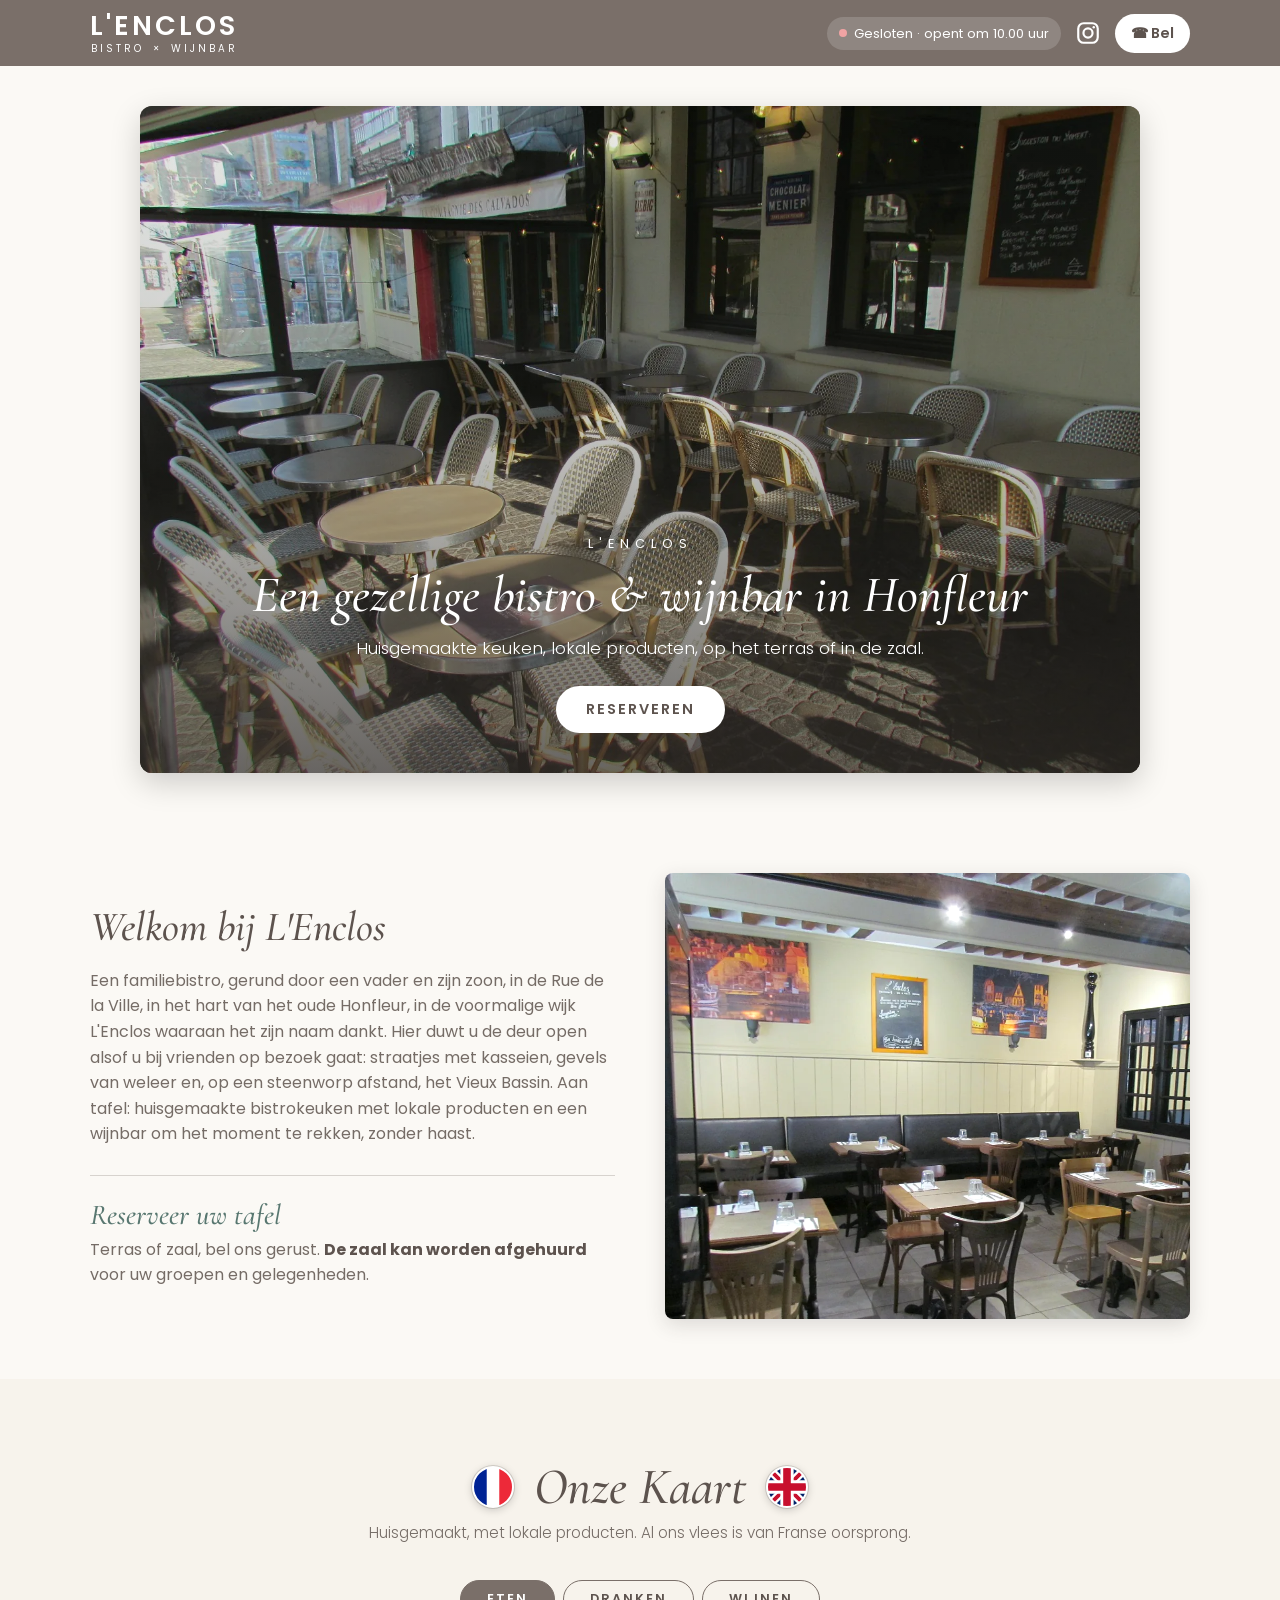
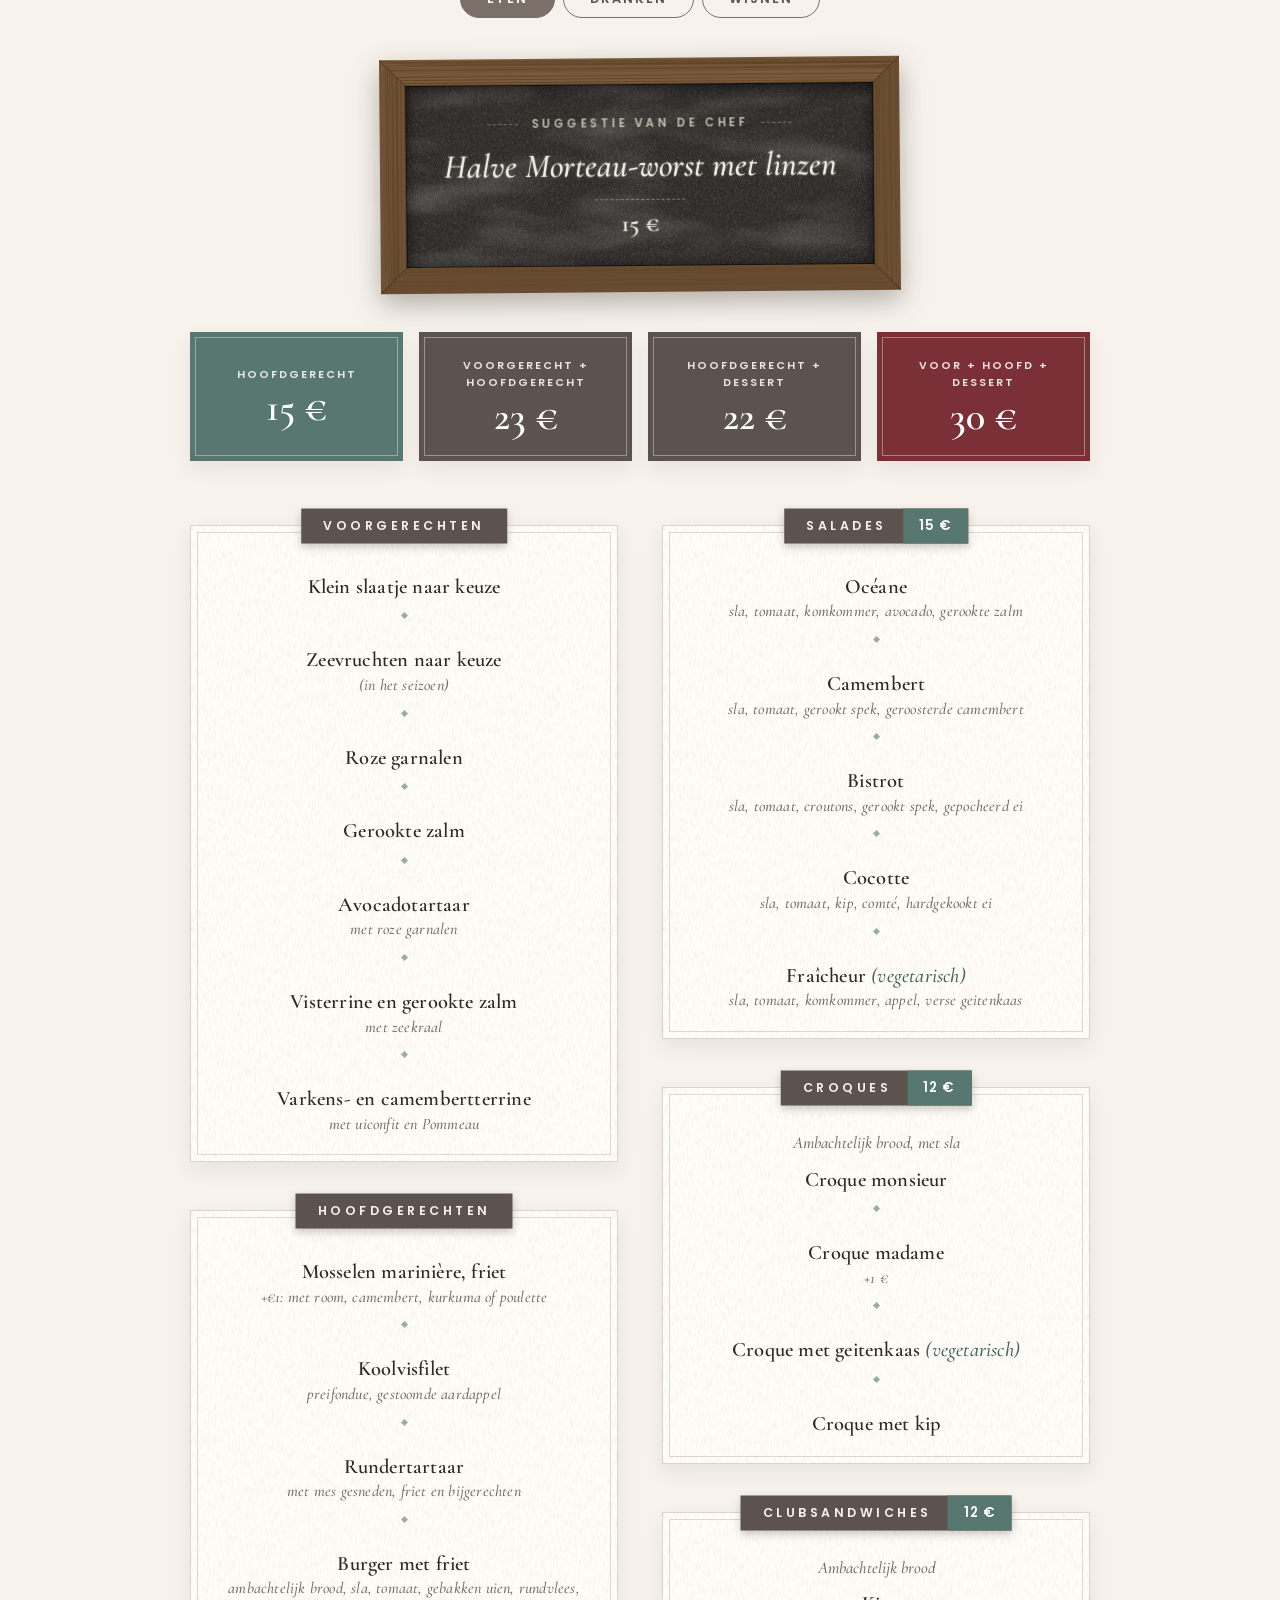
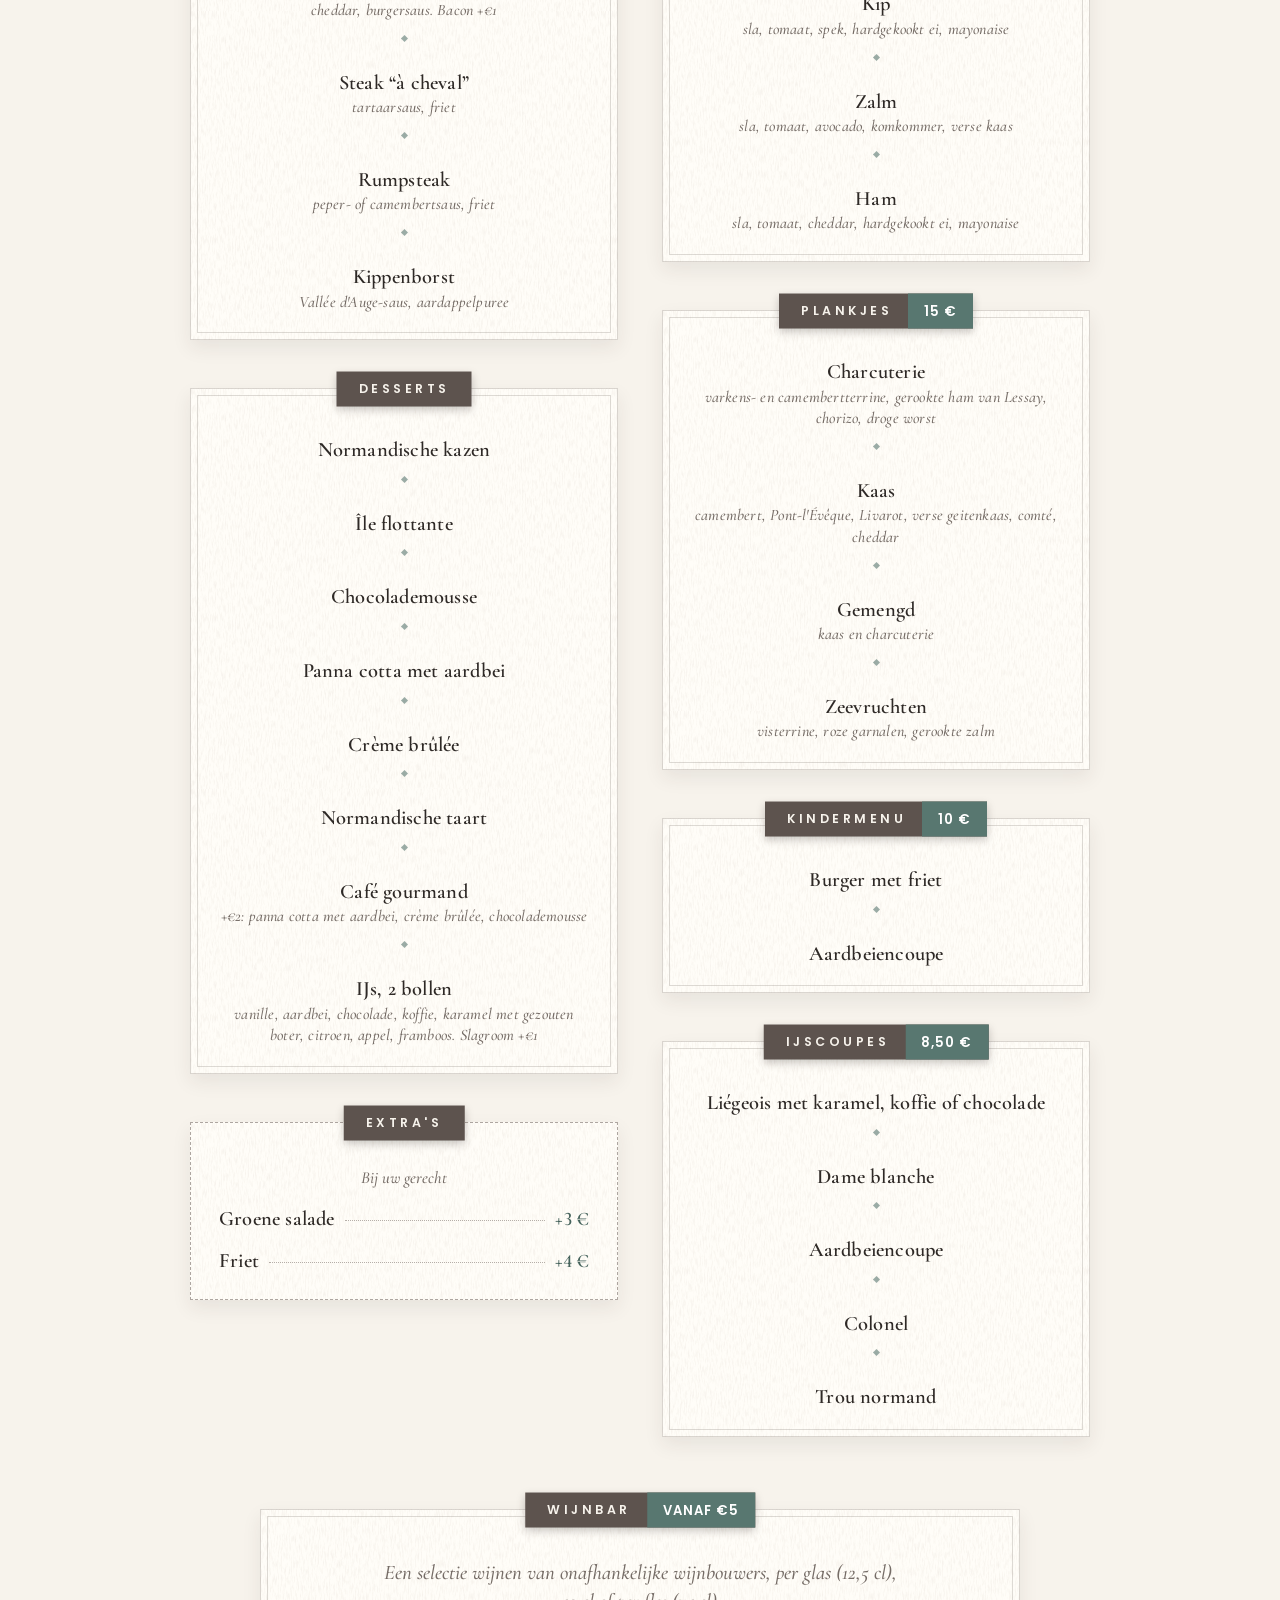
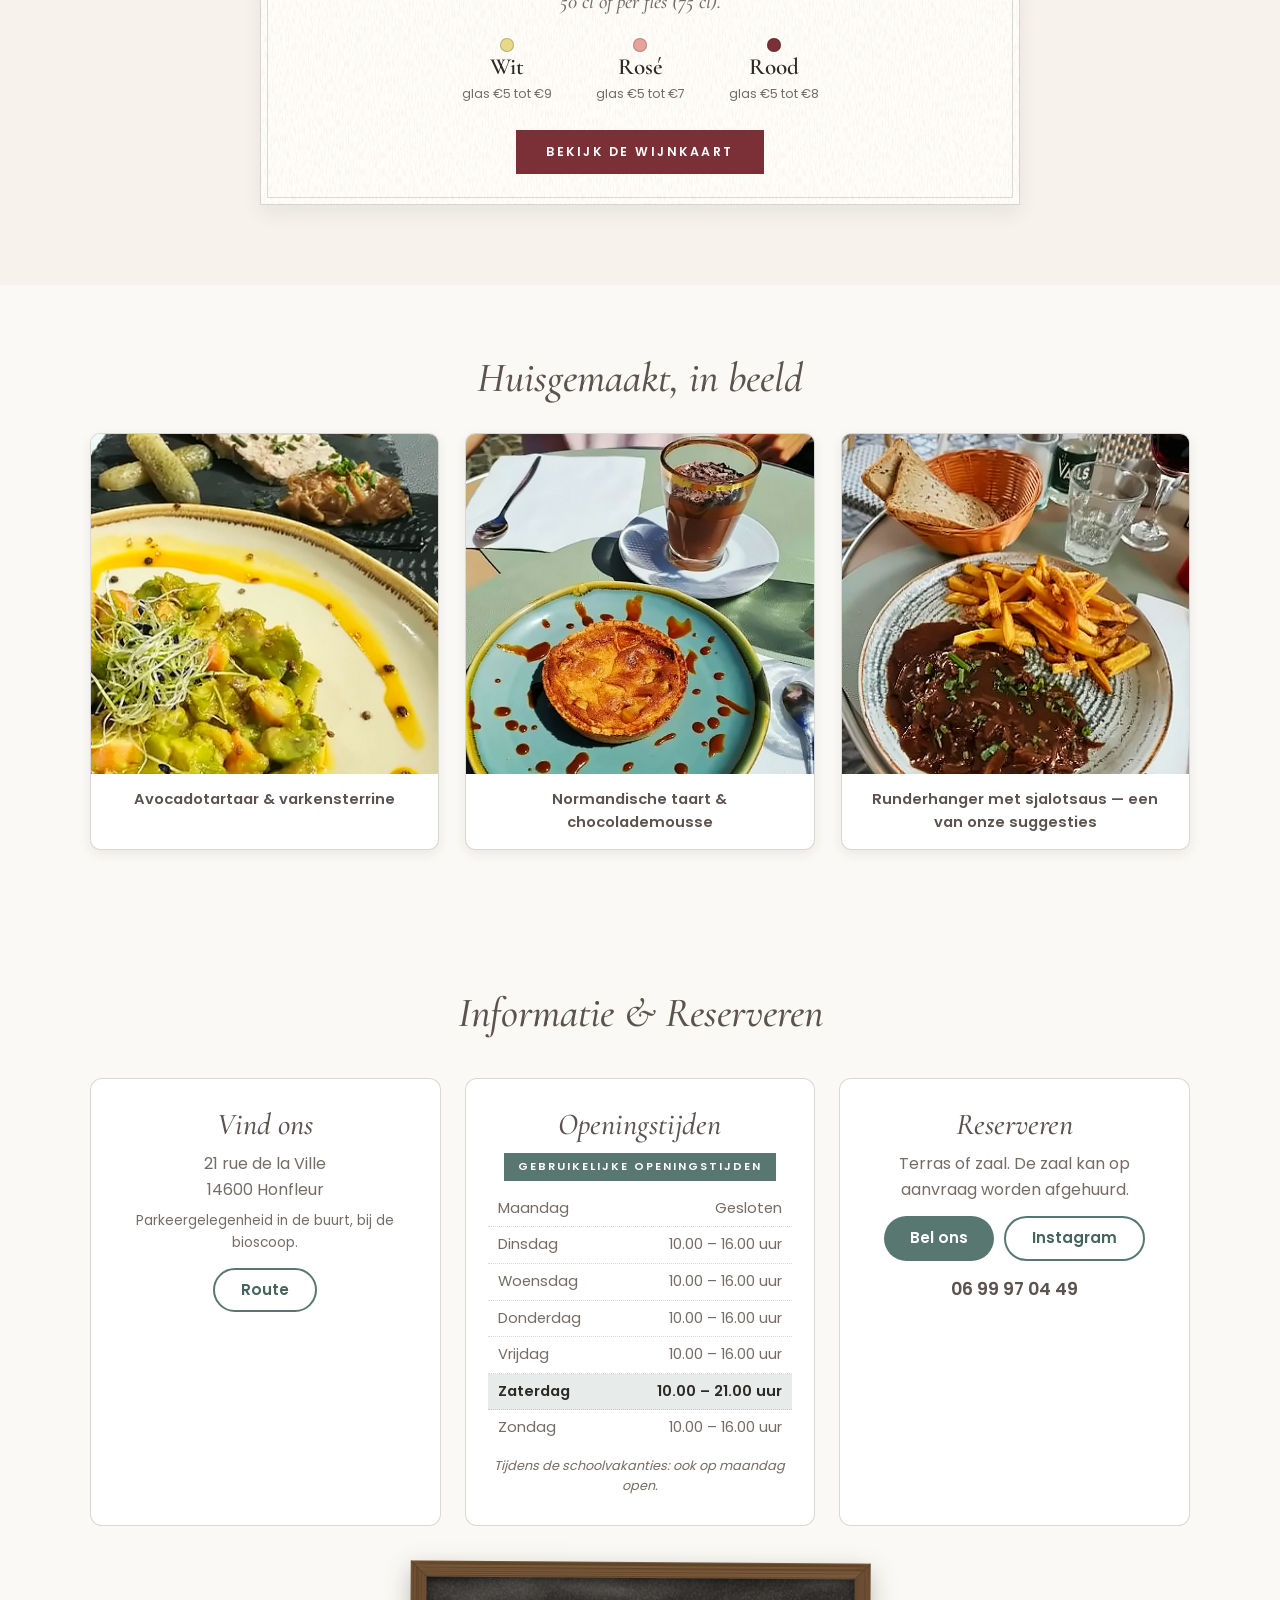
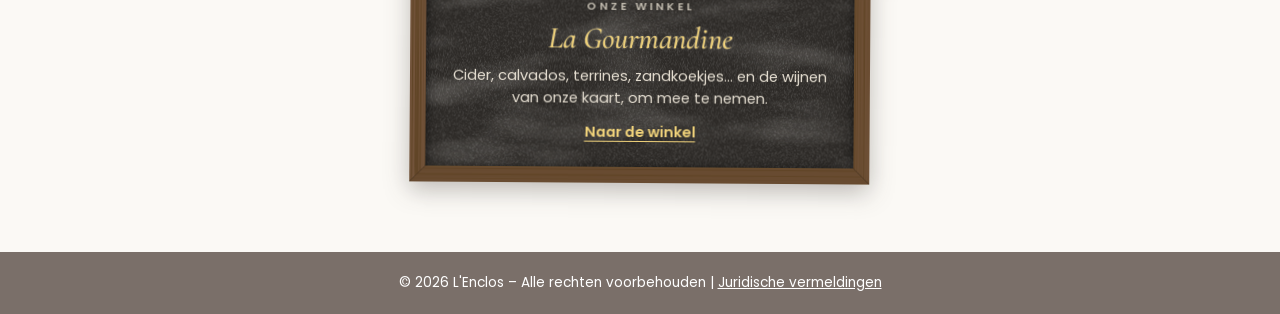
<file: nl/index.html>
<!DOCTYPE html>
<html lang="nl">
<head>
    <meta charset="UTF-8">
    <meta name="viewport" content="width=device-width, initial-scale=1.0">
    <title>L'Enclos | Bistro & wijnbar in Honfleur, huisgemaakte keuken</title>
    <meta name="description" content="L'Enclos, familiebistro en wijnbar in het hart van het oude Honfleur, 21 rue de la Ville. Huisgemaakte keuken, lokale producten, terras. Aangepaste openingstijden tijdens de schoolvakanties.">
    <link rel="canonical" href="https://lenclos-honfleur.fr/nl/">
    <link rel="alternate" hreflang="fr" href="https://lenclos-honfleur.fr/">
    <link rel="alternate" hreflang="en" href="https://lenclos-honfleur.fr/en/">
    <link rel="alternate" hreflang="nl" href="https://lenclos-honfleur.fr/nl/">
    <link rel="alternate" hreflang="x-default" href="https://lenclos-honfleur.fr/">
    <meta name="theme-color" content="#7a6f69">
    <meta name="format-detection" content="telephone=yes">

    <!-- Icônes -->
    <link rel="icon" href="../favicon.ico" sizes="32x32">
    <link rel="icon" type="image/png" sizes="32x32" href="../favicon-32.png">
    <link rel="apple-touch-icon" href="../apple-touch-icon.png">
    <link rel="manifest" href="../site.webmanifest">

    <!-- Chargement plus rapide : première photo et polices du titre -->
    <link rel="preload" as="image" href="../images/terrasse.webp" type="image/webp">
    <link rel="preload" as="font" type="font/woff2" href="../fonts/poppins-400.woff2" crossorigin>
    <link rel="preload" as="font" type="font/woff2" href="../fonts/cormorantgaramond-500-italic.woff2" crossorigin>

    <!-- Aperçu lors du partage (WhatsApp, Facebook, iMessage...) -->
    <meta property="og:type" content="restaurant">
    <meta property="og:locale" content="nl_NL">
    <meta property="og:locale:alternate" content="fr_FR">
    <meta property="og:locale:alternate" content="en_GB">
    <meta property="og:site_name" content="L'Enclos">
    <meta property="og:title" content="L'Enclos | Bistro & wijnbar in Honfleur">
    <meta property="og:description" content="Familiebistro en wijnbar in het hart van het oude Honfleur. Huisgemaakte keuken, lokale producten, terras en eetzaal.">
    <meta property="og:url" content="https://lenclos-honfleur.fr/nl/">
    <meta property="og:image" content="https://lenclos-honfleur.fr/apercu-partage.jpg">
    <meta property="og:image:width" content="1200">
    <meta property="og:image:height" content="630">
    <meta property="og:image:alt" content="L'Enclos, bistro en wijnbar in Honfleur">
    <meta name="twitter:card" content="summary_large_image">
    <meta name="twitter:title" content="L'Enclos | Bistro & wijnbar in Honfleur">
    <meta name="twitter:description" content="Familiebistro en wijnbar in het hart van het oude Honfleur. Huisgemaakte keuken, lokale producten, terras en eetzaal.">
    <meta name="twitter:image" content="https://lenclos-honfleur.fr/apercu-partage.jpg">

    <!-- Données structurées pour Google (restaurant, adresse, horaires, carte) -->
    <script type="application/ld+json">
    {
        "@context": "https://schema.org",
        "@type": ["Restaurant", "BarOrPub"],
        "@id": "https://lenclos-honfleur.fr/#restaurant",
        "name": "L'Enclos",
        "alternateName": "L'Enclos Bistrot & Bar à vin",
        "description": "Familiebistro en wijnbar in het oude Honfleur, gerund door een vader en zijn zoon. Huisgemaakte keuken met lokale producten, terras en een zaal die kan worden afgehuurd.",
        "url": "https://lenclos-honfleur.fr/",
        "telephone": "+33699970449",
        "image": [
            "https://lenclos-honfleur.fr/images/terrasse.webp",
            "https://lenclos-honfleur.fr/images/facade.webp",
            "https://lenclos-honfleur.fr/images/salle.webp"
        ],
        "logo": "https://lenclos-honfleur.fr/icon-512.png",
        "address": {
            "@type": "PostalAddress",
            "streetAddress": "21 rue de la Ville",
            "postalCode": "14600",
            "addressLocality": "Honfleur",
            "addressRegion": "Normandie",
            "addressCountry": "FR"
        },
        "hasMap": "https://www.google.com/maps/search/?api=1&query=L%27Enclos%2C+21+rue+de+la+Ville%2C+14600+Honfleur",
        "servesCuisine": ["Française", "Normande", "Bistrot"],
        "priceRange": "€€",
        "currenciesAccepted": "EUR",
        "acceptsReservations": "True",
        "hasMenu": "https://lenclos-honfleur.fr/nl/#carte",
        "openingHoursSpecification": [{
            "@type": "OpeningHoursSpecification",
            "dayOfWeek": ["Tuesday", "Wednesday", "Thursday", "Friday", "Sunday"],
            "opens": "10:00",
            "closes": "16:00"
        }, {
            "@type": "OpeningHoursSpecification",
            "dayOfWeek": "Saturday",
            "opens": "10:00",
            "closes": "21:00"
        }],
        "amenityFeature": [
            { "@type": "LocationFeatureSpecification", "name": "Terrasse", "value": true },
            { "@type": "LocationFeatureSpecification", "name": "Salle privatisable", "value": true },
            { "@type": "LocationFeatureSpecification", "name": "Menu enfant", "value": true },
            { "@type": "LocationFeatureSpecification", "name": "Option végétarienne", "value": true }
        ],
        "sameAs": ["https://www.instagram.com/lenclos.honfleur"]
    }
    </script>    <link rel="stylesheet" href="../style.css?v=1">
</head>
<body>

    <!-- HEADER / BANDEAU HAUT -->
    <header class="site-header">
        <div class="container header-container">
            <a href="#" class="logo" aria-label="L'Enclos, bistro en wijnbar">
                <span class="logo-name">L'Enclos</span>
                <span class="logo-sub"><span>Bistro</span> <span class="logo-x">&times;</span> <span>Wijnbar</span></span>
            </a>
            <div class="header-info">
                <div class="badge-horaire">
                    <span class="dot" id="horaire-dot"></span> <span id="horaire-du-jour">...</span>
                </div>
                <div class="social-links">
                    <a href="https://www.instagram.com/lenclos.honfleur" class="social-link" aria-label="L'Enclos op Instagram" target="_blank" rel="noopener">
                        <svg viewBox="0 0 24 24" fill="none" stroke="currentColor" stroke-width="2" aria-hidden="true"><rect x="3" y="3" width="18" height="18" rx="5"/><circle cx="12" cy="12" r="4.2"/><circle cx="17.3" cy="6.7" r="1.1" fill="currentColor" stroke="none"/></svg>
                    </a>
                </div>
                <a href="tel:0699970449" class="btn-appel"><span aria-hidden="true">&#9742;</span> <span>Bel</span></a>
            </div>
        </div>
    </header>

    <!-- SECTION HERO (ACCUEIL) -->
    <section class="hero">
        <div class="hero-image-wrap">
            <div class="hero-slides" aria-hidden="false">
                <img src="../images/terrasse.webp" alt="Het terras van L'Enclos in Honfleur" class="hero-img hero-img-terrasse" fetchpriority="high" decoding="async">
                <img src="../images/facade.webp" alt="De gevel van L'Enclos, bistro en wijnbar, Rue de la Ville in Honfleur" class="hero-img hero-img-facade" decoding="async">
            </div>
            <div class="hero-overlay"></div>
            <div class="hero-content">
                <p class="hero-kicker">L'Enclos</p>
                <h1>Een gezellige bistro &amp; wijnbar in Honfleur</h1>
                <p class="hero-text">Huisgemaakte keuken, lokale producten, op het terras of in de zaal.</p>
                <a href="#contact" class="btn-primary">Reserveren</a>
            </div>
        </div>
    </section>

    <!-- SECTION PRÉSENTATION & INTÉRIEUR -->
    <section class="about container">
        <div class="about-grid">
            <div class="about-text">
                <h2>Welkom bij L'Enclos</h2>
                <p>Een familiebistro, gerund door een vader en zijn zoon, in de Rue de la Ville, in het hart van het oude Honfleur, in de voormalige wijk L'Enclos waaraan het zijn naam dankt. Hier duwt u de deur open alsof u bij vrienden op bezoek gaat: straatjes met kasseien, gevels van weleer en, op een steenworp afstand, het Vieux Bassin. Aan tafel: huisgemaakte bistrokeuken met lokale producten en een wijnbar om het moment te rekken, zonder haast.</p>

                <div class="etage-notice">
                    <h3>Reserveer uw tafel</h3>
                    <p>Terras of zaal, bel ons gerust. <strong>De zaal kan worden afgehuurd</strong> voor uw groepen en gelegenheden.</p>
                </div>
            </div>
            <div class="about-image">
                <img src="../images/salle.webp" alt="De eetzaal van L'Enclos, een bistro in Honfleur" width="1000" height="850" loading="lazy" decoding="async">
            </div>
        </div>
    </section>

    <!-- SECTION CARTE -->
    <section id="carte" class="carte-section">
        <div class="carte-container">
            <div class="carte-header">
                <div class="carte-header-top">
                    <a class="lang-flag lang-flag-fr" href="../#carte" hreflang="fr" lang="fr" aria-label="Voir la carte en français" title="Voir en français"></a>
                    <h2>Onze Kaart</h2>
                    <a class="lang-flag lang-flag-en" href="../en/#carte" hreflang="en" lang="en" aria-label="View the menu in English" title="View in English"></a>
                </div>
                <p class="sous-titre">Huisgemaakt, met lokale producten. Al ons vlees is van Franse oorsprong.</p>
            </div>

            <!-- ONGLETS -->
            <div class="carte-tabs" role="tablist">
                <button class="carte-tab active" type="button" role="tab" aria-selected="true" data-tab="panel-carte">Eten</button>
                <button class="carte-tab" type="button" role="tab" aria-selected="false" data-tab="panel-boissons">Dranken</button>
                <button class="carte-tab" type="button" role="tab" aria-selected="false" data-tab="panel-vins">Wijnen</button>
            </div>

            <!-- ===================== PANNEAU : LA CARTE ===================== -->
            <div class="carte-panel" id="panel-carte" role="tabpanel">

                <!-- SUGGESTION DU CHEF : à modifier ici (texte et prix) -->
                <div class="suggestion-card">
                    <p class="suggestion-label">Suggestie van de chef</p>
                    <p class="suggestion-dish">Halve Morteau-worst met linzen</p>
                    <p class="suggestion-price">15&nbsp;€</p>
                </div>

                <!-- FORMULES -->
                <div class="formules">
                    <div class="formule"><span class="formule-name">Hoofdgerecht</span><span class="formule-price">15&nbsp;€</span></div>
                    <div class="formule"><span class="formule-name">Voorgerecht + hoofdgerecht</span><span class="formule-price">23&nbsp;€</span></div>
                    <div class="formule"><span class="formule-name">Hoofdgerecht + dessert</span><span class="formule-price">22&nbsp;€</span></div>
                    <div class="formule formule-big"><span class="formule-name">Voor + hoofd + dessert</span><span class="formule-price">30&nbsp;€</span></div>
                </div>

                <div class="menu-grid">

                    <!-- ENTRÉES -->
                    <div class="menu-category">
                        <h3>Voorgerechten</h3>
                        <ul class="menu-list menu-list-plain">
                            <li><span class="dish-name">Klein slaatje naar keuze</span></li>
                            <li><span class="dish-name">Zeevruchten naar keuze <small>(in het seizoen)</small></span></li>
                            <li><span class="dish-name">Roze garnalen</span></li>
                            <li><span class="dish-name">Gerookte zalm</span></li>
                            <li><span class="dish-name">Avocadotartaar <small>met roze garnalen</small></span></li>
                            <li><span class="dish-name">Visterrine en gerookte zalm <small>met zeekraal</small></span></li>
                            <li><span class="dish-name">Varkens- en camembertterrine <small>met uiconfit en Pommeau</small></span></li>
                        </ul>
                    </div>

                    <!-- PLATS -->
                    <div class="menu-category">
                        <h3>Hoofdgerechten</h3>
                        <ul class="menu-list menu-list-plain">
                            <li><span class="dish-name">Mosselen marinière, friet <small>+&euro;1: met room, camembert, kurkuma of poulette</small></span></li>
                            <li><span class="dish-name">Koolvisfilet <small>preifondue, gestoomde aardappel</small></span></li>
                            <li><span class="dish-name">Rundertartaar <small>met mes gesneden, friet en bijgerechten</small></span></li>
                            <li><span class="dish-name">Burger met friet <small>ambachtelijk brood, sla, tomaat, gebakken uien, rundvlees, cheddar, burgersaus. Bacon +&euro;1</small></span></li>
                            <li><span class="dish-name">Steak &ldquo;&agrave; cheval&rdquo; <small>tartaarsaus, friet</small></span></li>
                            <li><span class="dish-name">Rumpsteak <small>peper- of camembertsaus, friet</small></span></li>
                            <li><span class="dish-name">Kippenborst <small>Vallée d'Auge-saus, aardappelpuree</small></span></li>
                        </ul>
                    </div>

                    <!-- DESSERTS -->
                    <div class="menu-category">
                        <h3>Desserts</h3>
                        <ul class="menu-list menu-list-plain">
                            <li><span class="dish-name">Normandische kazen</span></li>
                            <li><span class="dish-name">Île flottante</span></li>
                            <li><span class="dish-name">Chocolademousse</span></li>
                            <li><span class="dish-name">Panna cotta met aardbei</span></li>
                            <li><span class="dish-name">Crème brûlée</span></li>
                            <li><span class="dish-name">Normandische taart</span></li>
                            <li><span class="dish-name">Café gourmand <small>+&euro;2: panna cotta met aardbei, crème brûlée, chocolademousse</small></span></li>
                            <li><span class="dish-name">IJs, 2 bollen <small>vanille, aardbei, chocolade, koffie, karamel met gezouten boter, citroen, appel, framboos. Slagroom +&euro;1</small></span></li>
                        </ul>
                    </div>

                    <!-- LES EXTRAS (suppléments) -->
                    <div class="menu-category extras-tag">
                        <h3>Extra's</h3>
                        <p class="cat-note">Bij uw gerecht</p>
                        <ul class="menu-list">
                            <li><span class="dish-name">Groene salade</span><span class="leader"></span><span class="dish-price">+3&nbsp;€</span></li>
                            <li><span class="dish-name">Friet</span><span class="leader"></span><span class="dish-price">+4&nbsp;€</span></li>
                        </ul>
                    </div>

                    <!-- SALADES -->
                    <div class="menu-category col-break">
                        <h3><span>Salades</span> <span class="cat-price">15&nbsp;€</span></h3>
                        <ul class="menu-list menu-list-plain">
                            <li><span class="dish-name">Océane <small>sla, tomaat, komkommer, avocado, gerookte zalm</small></span></li>
                            <li><span class="dish-name">Camembert <small>sla, tomaat, gerookt spek, geroosterde camembert</small></span></li>
                            <li><span class="dish-name">Bistrot <small>sla, tomaat, croutons, gerookt spek, gepocheerd ei</small></span></li>
                            <li><span class="dish-name">Cocotte <small>sla, tomaat, kip, comté, hardgekookt ei</small></span></li>
                            <li><span class="dish-name">Fraîcheur <em>(vegetarisch)</em> <small>sla, tomaat, komkommer, appel, verse geitenkaas</small></span></li>
                        </ul>
                    </div>

                    <!-- CROQUES -->
                    <div class="menu-category">
                        <h3><span>Croques</span> <span class="cat-price">12&nbsp;€</span></h3>
                        <p class="cat-note">Ambachtelijk brood, met sla</p>
                        <ul class="menu-list menu-list-plain">
                            <li><span class="dish-name">Croque monsieur</span></li>
                            <li><span class="dish-name">Croque madame <small>+1&nbsp;€</small></span></li>
                            <li><span class="dish-name">Croque met geitenkaas <em>(vegetarisch)</em></span></li>
                            <li><span class="dish-name">Croque met kip</span></li>
                        </ul>
                    </div>

                    <!-- CLUBS -->
                    <div class="menu-category">
                        <h3><span>Clubsandwiches</span> <span class="cat-price">12&nbsp;€</span></h3>
                        <p class="cat-note">Ambachtelijk brood</p>
                        <ul class="menu-list menu-list-plain">
                            <li><span class="dish-name">Kip <small>sla, tomaat, spek, hardgekookt ei, mayonaise</small></span></li>
                            <li><span class="dish-name">Zalm <small>sla, tomaat, avocado, komkommer, verse kaas</small></span></li>
                            <li><span class="dish-name">Ham <small>sla, tomaat, cheddar, hardgekookt ei, mayonaise</small></span></li>
                        </ul>
                    </div>

                    <!-- PLANCHES -->
                    <div class="menu-category">
                        <h3><span>Plankjes</span> <span class="cat-price">15&nbsp;€</span></h3>
                        <ul class="menu-list menu-list-plain">
                            <li><span class="dish-name">Charcuterie <small>varkens- en camembertterrine, gerookte ham van Lessay, chorizo, droge worst</small></span></li>
                            <li><span class="dish-name">Kaas <small>camembert, Pont-l'Évêque, Livarot, verse geitenkaas, comté, cheddar</small></span></li>
                            <li><span class="dish-name">Gemengd <small>kaas en charcuterie</small></span></li>
                            <li><span class="dish-name">Zeevruchten <small>visterrine, roze garnalen, gerookte zalm</small></span></li>
                        </ul>
                    </div>

                    <!-- BAMBINO -->
                    <div class="menu-category">
                        <h3><span>Kindermenu</span> <span class="cat-price">10&nbsp;€</span></h3>
                        <ul class="menu-list menu-list-plain">
                            <li><span class="dish-name">Burger met friet</span></li>
                            <li><span class="dish-name">Aardbeiencoupe</span></li>
                        </ul>
                    </div>

                    <!-- COUPES GLACÉES -->
                    <div class="menu-category">
                        <h3><span>IJscoupes</span> <span class="cat-price">8,50&nbsp;€</span></h3>
                        <ul class="menu-list menu-list-plain">
                            <li><span class="dish-name">Liégeois met karamel, koffie of chocolade</span></li>
                            <li><span class="dish-name">Dame blanche</span></li>
                            <li><span class="dish-name">Aardbeiencoupe</span></li>
                            <li><span class="dish-name">Colonel</span></li>
                            <li><span class="dish-name">Trou normand</span></li>
                        </ul>
                    </div>

                </div>

                <!-- RUBRIQUE VINS : mène à l'onglet « Vins » -->
                <div class="menu-category wine-teaser">
                    <h3><span>Wijnbar</span> <span class="cat-price">vanaf &euro;5</span></h3>
                    <p class="wine-teaser-text">Een selectie wijnen van onafhankelijke wijnbouwers, per glas (12,5 cl), 50 cl of per fles (75 cl).</p>
                    <ul class="wine-kinds">
                        <li><span class="wine-dot wine-dot-blanc"></span><strong>Wit</strong><small>glas &euro;5 tot &euro;9</small></li>
                        <li><span class="wine-dot wine-dot-rose"></span><strong>Rosé</strong><small>glas &euro;5 tot &euro;7</small></li>
                        <li><span class="wine-dot wine-dot-rouge"></span><strong>Rood</strong><small>glas &euro;5 tot &euro;8</small></li>
                    </ul>
                    <button type="button" class="btn-wine" data-goto-tab="panel-vins">Bekijk de wijnkaart</button>
                </div>
            </div>

            <!-- ===================== PANNEAU : BOISSONS ===================== -->
            <div class="carte-panel" id="panel-boissons" role="tabpanel" hidden>
                <div class="menu-grid">

                    <div class="menu-category">
                        <h3>Frisdranken</h3>
                        <ul class="menu-list">
                            <li><span class="dish-name">Coca-Cola, Coca-Cola Zero <small>33 cl</small></span><span class="dish-price">4,50&nbsp;€</span></li>
                            <li><span class="dish-name">Orangina, Fuze Tea <small>25 cl</small></span><span class="dish-price">4,20&nbsp;€</span></li>
                            <li><span class="dish-name">Limonade <small>33 cl</small></span><span class="dish-price">4,50&nbsp;€</span></li>
                            <li><span class="dish-name">Diabolo <small>33 cl</small></span><span class="dish-price">4,50&nbsp;€</span></li>
                            <li><span class="dish-name">Schweppes tonic of citrus <small>25 cl</small></span><span class="dish-price">4,50&nbsp;€</span></li>
                            <li><span class="dish-name">Fruitsap <small>25 cl, multivruchten, sinaasappel, ananas, tomaat, appel</small></span><span class="dish-price">4,50&nbsp;€</span></li>
                            <li><span class="dish-name">Siroop met water <small>25 cl, citroen, aardbei, grenadine, munt</small></span><span class="dish-price">3,00&nbsp;€</span></li>
                            <li><span class="dish-name">Mineraalwater <small>plat of bruisend, 33 cl / 75 cl</small></span><span class="dish-price">4,00&nbsp;€ / 6,00&nbsp;€</span></li>
                        </ul>
                    </div>

                    <div class="menu-category">
                        <h3>Warme dranken</h3>
                        <ul class="menu-list">
                            <li><span class="dish-name">Koffie, decafé <small>Lavazza</small></span><span class="dish-price">2,20&nbsp;€</span></li>
                            <li><span class="dish-name">Lungo</span><span class="dish-price">2,50&nbsp;€</span></li>
                            <li><span class="dish-name">Espresso macchiato</span><span class="dish-price">2,50&nbsp;€</span></li>
                            <li><span class="dish-name">Dubbele espresso</span><span class="dish-price">4,50&nbsp;€</span></li>
                            <li><span class="dish-name">Koffie met melk</span><span class="dish-price">4,50&nbsp;€</span></li>
                            <li><span class="dish-name">Cappuccino</span><span class="dish-price">5,00&nbsp;€</span></li>
                            <li><span class="dish-name">Warme chocolademelk</span><span class="dish-price">4,50&nbsp;€</span></li>
                            <li><span class="dish-name">Thee of kruidenthee</span><span class="dish-price">4,50&nbsp;€</span></li>
                            <li><span class="dish-name">Weense koffie of chocolademelk</span><span class="dish-price">5,50&nbsp;€</span></li>
                        </ul>
                    </div>

                    <div class="menu-category">
                        <h3>Bieren</h3>
                        <p class="cat-note">Van het vat: 25 cl / 50 cl</p>
                        <ul class="menu-list">
                            <li><span class="dish-name">Heineken</span><span class="dish-price">4,50&nbsp;€ / 8,50&nbsp;€</span></li>
                            <li><span class="dish-name">Affligem</span><span class="dish-price">5,00&nbsp;€ / 9,50&nbsp;€</span></li>
                            <li><span class="dish-name">Radler / Monaco</span><span class="dish-price">4,50&nbsp;€ / 8,50&nbsp;€</span></li>
                        </ul>
                        <p class="cat-note">Flessen: 33 cl</p>
                        <ul class="menu-list">
                            <li><span class="dish-name">Yata <small>blond, wit, amber of tripel</small></span><span class="dish-price">7,50&nbsp;€</span></li>
                            <li><span class="dish-name">Heineken alcoholvrij</span><span class="dish-price">5,50&nbsp;€</span></li>
                        </ul>
                    </div>

                    <div class="menu-category">
                        <h3>Cider &amp; bubbels</h3>
                        <ul class="menu-list">
                            <li><span class="dish-name">Cidre Huet <small>15 cl / 75 cl</small></span><span class="dish-price">4,00&nbsp;€ / 16,00&nbsp;€</span></li>
                            <li><span class="dish-name">Prosecco DOC <small>Italië, Dissegna, 75 cl</small></span><span class="dish-price">29,00&nbsp;€</span></li>
                            <li><span class="dish-name">Champagne Guy Lamoureux <small>Brut, 75 cl</small></span><span class="dish-price">59,00&nbsp;€</span></li>
                        </ul>
                    </div>

                    <div class="menu-category">
                        <h3>Cocktails <span class="cat-price">12&nbsp;€</span></h3>
                        <ul class="menu-list menu-list-plain">
                            <li><span class="dish-name">Gin Tonic <small>gin, Schweppes, citroen</small></span></li>
                            <li><span class="dish-name">Gin Fizz <small>gin, citroensap, bruisend water</small></span></li>
                            <li><span class="dish-name">Planteur <small>rum, multivruchtensap</small></span></li>
                            <li><span class="dish-name">Mojito <small>rum, verse munt, limoen, rietsuiker, bruisend water</small></span></li>
                            <li><span class="dish-name">Cuba Libre <small>rum, Coca-Cola, limoen</small></span></li>
                            <li><span class="dish-name">Margarita <small>tequila, Cointreau, citroensap</small></span></li>
                            <li><span class="dish-name">Tequila Sunrise <small>tequila, sinaasappelsap, grenadine</small></span></li>
                            <li><span class="dish-name">Bloody Mary <small>wodka, tomatensap</small></span></li>
                            <li><span class="dish-name">Kamikaze <small>wodka, Cointreau, citroensap</small></span></li>
                        </ul>
                    </div>

                    <div class="menu-category">
                        <h3>Aperitieven</h3>
                        <ul class="menu-list">
                            <li><span class="dish-name">Kir witte wijn <small>12 cl, zwarte bes, braam of perzik</small></span><span class="dish-price">5,00&nbsp;€</span></li>
                            <li><span class="dish-name">Kir Normand <small>12 cl</small></span><span class="dish-price">5,00&nbsp;€</span></li>
                            <li><span class="dish-name">Prosecco <small>12 cl</small></span><span class="dish-price">6,00&nbsp;€</span></li>
                            <li><span class="dish-name">Kir Prosecco <small>12 cl</small></span><span class="dish-price">7,00&nbsp;€</span></li>
                            <li><span class="dish-name">Glas champagne <small>12 cl</small></span><span class="dish-price">11,00&nbsp;€</span></li>
                            <li><span class="dish-name">Kir Royal <small>12 cl</small></span><span class="dish-price">12,00&nbsp;€</span></li>
                            <li><span class="dish-name">Ricard <small>3 cl</small></span><span class="dish-price">5,00&nbsp;€</span></li>
                            <li><span class="dish-name">Martini rood of wit <small>8 cl</small></span><span class="dish-price">5,00&nbsp;€</span></li>
                            <li><span class="dish-name">Campari <small>8 cl</small></span><span class="dish-price">5,00&nbsp;€</span></li>
                            <li><span class="dish-name">Rode port <small>8 cl</small></span><span class="dish-price">5,00&nbsp;€</span></li>
                            <li><span class="dish-name">Pommeau <small>8 cl</small></span><span class="dish-price">5,00&nbsp;€</span></li>
                            <li><span class="dish-name">Spritz</span><span class="dish-price">10,00&nbsp;€</span></li>
                            <li><span class="dish-name">Americano <small>12 cl</small></span><span class="dish-price">10,00&nbsp;€</span></li>
                            <li><span class="dish-name">Ti' Punch <small>4 cl</small></span><span class="dish-price">10,00&nbsp;€</span></li>
                            <li><span class="dish-name">Long Drink <small>sterke drank + Coca-Cola of sinaasappelsap</small></span><span class="dish-price">10,00&nbsp;€</span></li>
                        </ul>
                    </div>

                    <div class="menu-category menu-category-full">
                        <h3><span>Digestieven</span> <span class="cat-price">4 cl</span></h3>
                        <ul class="menu-list">
                            <li><span class="dish-name">Calvados Huet <small>2 jaar</small></span><span class="dish-price">6,00&nbsp;€</span></li>
                            <li><span class="dish-name">Calvados Huet <small>hors d'âge, 12 jaar</small></span><span class="dish-price">10,00&nbsp;€</span></li>
                            <li><span class="dish-name">Cognac</span><span class="dish-price">8,00&nbsp;€</span></li>
                            <li><span class="dish-name">Get 27</span><span class="dish-price">8,00&nbsp;€</span></li>
                            <li><span class="dish-name">Rum</span><span class="dish-price">8,00&nbsp;€</span></li>
                            <li><span class="dish-name">Gin</span><span class="dish-price">8,00&nbsp;€</span></li>
                            <li><span class="dish-name">Wodka</span><span class="dish-price">8,00&nbsp;€</span></li>
                            <li><span class="dish-name">Cointreau</span><span class="dish-price">8,00&nbsp;€</span></li>
                            <li><span class="dish-name">Tequila</span><span class="dish-price">8,00&nbsp;€</span></li>
                            <li><span class="dish-name">Whisky</span><span class="dish-price">8,00&nbsp;€</span></li>
                            <li><span class="dish-name">Chivas</span><span class="dish-price">10,00&nbsp;€</span></li>
                        </ul>
                    </div>

                </div>
            </div>

            <!-- ===================== PANNEAU : VINS ===================== -->
            <div class="carte-panel" id="panel-vins" role="tabpanel" hidden>
                <div class="vins-head">
                    <span></span><span>12,5 cl</span><span>50 cl</span><span>75 cl</span>
                </div>

                <div class="vins-group">
                    <h3>Witte wijnen</h3>
                    <ul class="vins-list">
                        <li><span class="vin-name">Muscadet sur Lie <small>Loire</small></span><span>5&nbsp;€</span><span>15&nbsp;€</span><span>23&nbsp;€</span></li>
                        <li><span class="vin-name">Chardonnay <small>Zuidoosten, IGP Gard</small></span><span>6&nbsp;€</span><span>18&nbsp;€</span><span>27&nbsp;€</span></li>
                        <li><span class="vin-name">Graves <small>Bordeaux, Château Carbon d'Artigues</small></span><span>6&nbsp;€</span><span>18&nbsp;€</span><span>27&nbsp;€</span></li>
                        <li><span class="vin-name">Bourgogne « Les Bruyères » <small>Domaine de la Creuse Noire</small></span><span>7&nbsp;€</span><span>21&nbsp;€</span><span>33&nbsp;€</span></li>
                        <li><span class="vin-name">Coteaux du Layon <small>Loire</small></span><span>8&nbsp;€</span><span>24&nbsp;€</span><span>37&nbsp;€</span></li>
                        <li><span class="vin-name">Pinot Gris <small>Elzas, G. Metz</small></span><span>8&nbsp;€</span><span>24&nbsp;€</span><span>37&nbsp;€</span></li>
                        <li><span class="vin-name">Pouilly Fumé <small>Loire</small></span><span>9&nbsp;€</span><span>27&nbsp;€</span><span>43&nbsp;€</span></li>
                    </ul>
                </div>

                <div class="vins-group">
                    <h3>Rosé wijnen</h3>
                    <ul class="vins-list">
                        <li><span class="vin-name">IGP Méditerranée <small>Côtes du Rhône, Domaine des 3 Lys</small></span><span>5&nbsp;€</span><span>15&nbsp;€</span><span>23&nbsp;€</span></li>
                        <li><span class="vin-name">Côtes de Provence <small>Zuidoosten, Château de Beaumel</small></span><span>7&nbsp;€</span><span>21&nbsp;€</span><span>33&nbsp;€</span></li>
                    </ul>
                </div>

                <div class="vins-group">
                    <h3>Rode wijnen</h3>
                    <ul class="vins-list">
                        <li><span class="vin-name">Côtes du Rhône Rochegude <small>Domaine des 3 Lys</small></span><span>5&nbsp;€</span><span>15&nbsp;€</span><span>23&nbsp;€</span></li>
                        <li><span class="vin-name">Saint-Nicolas de Bourgueil <small>Loire</small></span><span>7&nbsp;€</span><span>21&nbsp;€</span><span>33&nbsp;€</span></li>
                        <li><span class="vin-name">Coteaux Bourguignons « Les champs du voisin » <small>Domaine de la Creuse Noire</small></span><span>7&nbsp;€</span><span>21&nbsp;€</span><span>33&nbsp;€</span></li>
                        <li><span class="vin-name">Saint-Amour « Belle vue » <small>Beaujolais, Domaine de la Creuse Noire</small></span><span>7&nbsp;€</span><span>21&nbsp;€</span><span>33&nbsp;€</span></li>
                        <li><span class="vin-name">Graves <small>Bordeaux, Château Carbon d'Artigues</small></span><span>8&nbsp;€</span><span>24&nbsp;€</span><span>37&nbsp;€</span></li>
                        <li><span class="vin-name">Sancerre <small>Loire, AOP</small></span><span>&ndash;</span><span>&ndash;</span><span>47&nbsp;€</span></li>
                        <li><span class="vin-name">Saint-Émilion <small>Bordeaux</small></span><span>&ndash;</span><span>&ndash;</span><span>43&nbsp;€</span></li>
                    </ul>
                </div>

                <p class="vins-note">Al onze wijnen op fles komen van onafhankelijke wijnbouwers.</p>
                <p class="vins-note">U kunt deze wijnen ook meenemen bij <a href='https://lagourmandine-honfleur.fr/'>La Gourmandine</a>, onze winkel met Normandische producten, 7 rue des Logettes.</p>
            </div>

        </div>
    </section>

    <!-- SECTION ILLUSTRATION PLATS & DESSERTS -->
    <section class="gallery-preview container">
        <h2>Huisgemaakt, in beeld</h2>
        <div class="gallery-grid">
            <div class="gallery-card">
                <img src="../images/tartare-avocat.jpg" alt="Avocadotartaar en varkensterrine op een leisteen" width="738" height="990" loading="lazy" decoding="async">
                <p>Avocadotartaar &amp; varkensterrine</p>
            </div>
            <div class="gallery-card">
                <img src="../images/tarte-mousse.jpg" alt="Normandische taart met karamel en chocolademousse" width="1130" height="980" loading="lazy" decoding="async">
                <p>Normandische taart &amp; chocolademousse</p>
            </div>
            <div class="gallery-card">
                <img src="../images/hampe-echalote.jpg" alt="Runderhanger met sjalotsaus en friet" width="694" height="924" loading="lazy" decoding="async">
                <p>Runderhanger met sjalotsaus &mdash; een van onze suggesties</p>
            </div>
        </div>
    </section>

    <!-- SECTION INFOS PRATIQUES / CONTACT & RÉSERVATION -->
    <section class="info-section container" id="contact">
        <h2>Informatie &amp; Reserveren</h2>
        <div class="info-layout">
            <div class="info-block">
                <h3>Vind ons</h3>
                <p>21 rue de la Ville<br>14600 Honfleur</p>
                <p class="info-note">Parkeergelegenheid in de buurt, bij de bioscoop.</p>
                <a href="https://www.google.com/maps/dir/?api=1&destination=L%27Enclos%2C+21+rue+de+la+Ville%2C+14600+Honfleur" class="link-route-btn" target="_blank" rel="noopener">Route</a>
            </div>

            <div class="info-block">
                <h3>Openingstijden</h3>
                <p id="horaires-fixes">Dinsdag t/m vrijdag en zondag: 10.00&nbsp;&ndash;&nbsp;16.00 uur<br>Zaterdag: 10.00&nbsp;&ndash;&nbsp;21.00 uur<br><em>Maandag gesloten, behalve tijdens de schoolvakanties</em></p>
                <div id="horaires-detail" class="horaires-detail" hidden></div>
            </div>

            <div class="info-block">
                <h3>Reserveren</h3>
                <p>Terras of zaal. De zaal kan op aanvraag worden afgehuurd.</p>
                <div class="info-actions">
                    <a href="tel:0699970449" class="link-tel-btn">Bel ons</a>
                    <a href="https://www.instagram.com/lenclos.honfleur" class="link-route-btn link-insta" target="_blank" rel="noopener">Instagram</a>
                </div>
                <p class="info-contact-details"><a href="tel:0699970449">06 99 97 04 49</a></p>
            </div>
        </div>

        <!-- Boutique voisine : petite ardoise, discrète -->
        <aside class="voisine" aria-label="La Gourmandine">
            <p class="voisine-label">Onze winkel</p>
            <p class="voisine-nom">La Gourmandine</p>
            <p class="voisine-texte">Cider, calvados, terrines, zandkoekjes&hellip; en de wijnen van onze kaart, om mee te nemen.</p>
            <a class="voisine-lien" href="https://lagourmandine-honfleur.fr/">Naar de winkel</a>
        </aside>
    </section>

    <!-- FOOTER -->
    <footer class="site-footer">
        <p>&copy; 2026 L'Enclos &ndash; <span>Alle rechten voorbehouden</span> | <a href="../mentions-legales.html">Juridische vermeldingen</a></p>
    </footer>

    <!-- SCRIPT : HORAIRES + ONGLETS (la langue est donnée par l'attribut lang de la page) -->
    <script>
        const LANG = document.documentElement.getAttribute("lang") || "fr";

        /* ---------- Horaires : ils changent pendant les vacances scolaires ---------- */
        /* Vacances de la zone B (académie de Normandie), premier et dernier jour INCLUS.
           Source : data.education.gouv.fr (calendrier scolaire). À compléter chaque année. */
        const VACANCES = [
            ["2026-10-17", "2026-11-01"], ["2026-12-19", "2027-01-03"], ["2027-02-20", "2027-03-07"],
            ["2027-04-17", "2027-05-02"], ["2027-07-03", "2027-08-31"],
            ["2027-10-23", "2027-11-07"], ["2027-12-18", "2028-01-02"], ["2028-02-05", "2028-02-20"],
            ["2028-04-08", "2028-04-23"], ["2028-07-04", "2028-08-31"]
        ];

        /* [ouverture, fermeture] en heures, null = fermé. Index 0 = dimanche, 1 = lundi ... 6 = samedi. */
        const HORAIRES = {
            vacances: [[10, 16], [10, 16], [10, 16], [10, 16], [10, 16], [10, 16], [10, 21]],
            habituel: [[10, 16], null, [10, 16], [10, 16], [10, 16], [10, 16], [10, 21]]
        };
        const ORDRE_SEMAINE = [1, 2, 3, 4, 5, 6, 0];

        const TEXTES = {
            fr: {
                jours: ["dimanche", "lundi", "mardi", "mercredi", "jeudi", "vendredi", "samedi"],
                ferme: "Fermé", periodeVac: "Horaires des vacances scolaires", periodeHab: "Horaires habituels",
                noteVac: "Hors vacances scolaires : fermé le lundi.",
                noteHab: "Pendant les vacances scolaires : ouvert aussi le lundi.",
                heure: function (h) { return h + "h"; },
                plage: function (o, c) { return o + "h – " + c + "h"; },
                ouvert: function (c) { return "Ouvert · jusqu'à " + this.heure(c); },
                ouvre: function (d, jour, o) {
                    return "Fermé · ouvre " + (d === 0 ? "" : d === 1 ? "demain " : jour + " ") + "à " + this.heure(o);
                }
            },
            en: {
                jours: ["Sunday", "Monday", "Tuesday", "Wednesday", "Thursday", "Friday", "Saturday"],
                ferme: "Closed", periodeVac: "School holiday hours", periodeHab: "Regular hours",
                noteVac: "Outside school holidays: closed on Mondays.",
                noteHab: "During school holidays: open on Mondays too.",
                heure: function (h) { return h <= 12 ? h + "am" : (h - 12) + "pm"; },
                plage: function (o, c) { return this.heure(o) + " – " + this.heure(c); },
                ouvert: function (c) { return "Open · until " + this.heure(c); },
                ouvre: function (d, jour, o) {
                    return "Closed · opens " + (d === 0 ? "" : d === 1 ? "tomorrow " : "on " + jour + " ") + "at " + this.heure(o);
                }
            },
            nl: {
                jours: ["zondag", "maandag", "dinsdag", "woensdag", "donderdag", "vrijdag", "zaterdag"],
                ferme: "Gesloten", periodeVac: "Openingstijden schoolvakantie", periodeHab: "Gebruikelijke openingstijden",
                noteVac: "Buiten de schoolvakanties: maandag gesloten.",
                noteHab: "Tijdens de schoolvakanties: ook op maandag open.",
                heure: function (h) { return h + ".00 uur"; },
                plage: function (o, c) { return o + ".00 – " + c + ".00 uur"; },
                ouvert: function (c) { return "Open · tot " + this.heure(c); },
                ouvre: function (d, jour, o) {
                    return "Gesloten · opent " + (d === 0 ? "om " : d === 1 ? "morgen om " : jour + " om ") + this.heure(o);
                }
            }
        };

        /* Date, jour de la semaine et heure à Paris (indépendant du fuseau du visiteur). */
        function maintenantParis() {
            const parts = new Intl.DateTimeFormat("en-GB", {
                timeZone: "Europe/Paris", year: "numeric", month: "2-digit", day: "2-digit",
                weekday: "short", hour: "numeric", minute: "numeric", hour12: false
            }).formatToParts(new Date());
            const val = function (type) { return parts.find(function (p) { return p.type === type; }).value; };
            const jours = { Sun: 0, Mon: 1, Tue: 2, Wed: 3, Thu: 4, Fri: 5, Sat: 6 };
            return {
                date: val("year") + "-" + val("month") + "-" + val("day"),
                jour: jours[val("weekday")],
                heure: (parseInt(val("hour"), 10) % 24) + parseInt(val("minute"), 10) / 60
            };
        }

        function ajouterJours(dateStr, n) {
            const p = dateStr.split("-");
            const d = new Date(Date.UTC(parseInt(p[0], 10), parseInt(p[1], 10) - 1, parseInt(p[2], 10) + n));
            return d.toISOString().slice(0, 10);
        }

        function enVacances(dateStr) {
            return VACANCES.some(function (v) { return dateStr >= v[0] && dateStr <= v[1]; });
        }

        function grilleDuJour(dateStr) {
            return enVacances(dateStr) ? HORAIRES.vacances : HORAIRES.habituel;
        }

        /* Ouvert maintenant ? Sinon, prochaine ouverture. */
        function statut(dateStr, jour, heure) {
            for (let d = 0; d <= 7; d++) {
                const h = grilleDuJour(ajouterJours(dateStr, d))[(jour + d) % 7];
                if (!h) continue;
                if (d === 0) {
                    if (heure >= h[0] && heure < h[1]) return { ouvert: true, fermeture: h[1] };
                    if (heure < h[0]) return { ouvert: false, d: 0, jour: jour, ouverture: h[0] };
                    continue;
                }
                return { ouvert: false, d: d, jour: (jour + d) % 7, ouverture: h[0] };
            }
            return { ouvert: false, d: 0, jour: jour, ouverture: 10 };
        }

        function majHoraire() {
            const el = document.getElementById("horaire-du-jour");
            const dot = document.getElementById("horaire-dot");
            const t = TEXTES[LANG] || TEXTES.fr;
            const now = maintenantParis();
            const s = statut(now.date, now.jour, now.heure);
            if (el) {
                el.textContent = s.ouvert ? t.ouvert(s.fermeture) : t.ouvre(s.d, t.jours[s.jour], s.ouverture);
            }
            if (dot) { dot.classList.toggle("closed", !s.ouvert); }

            /* Tableau de la semaine dans le bloc « Horaires d'ouverture » */
            const boite = document.getElementById("horaires-detail");
            const fixes = document.getElementById("horaires-fixes");
            if (!boite) return;
            const vac = enVacances(now.date);
            const grille = vac ? HORAIRES.vacances : HORAIRES.habituel;
            let html = '<p class="horaires-periode">' + (vac ? t.periodeVac : t.periodeHab) + "</p>";
            html += '<ul class="horaires-liste">';
            ORDRE_SEMAINE.forEach(function (j) {
                const h = grille[j];
                const nom = t.jours[j].charAt(0).toUpperCase() + t.jours[j].slice(1);
                html += "<li" + (j === now.jour ? ' class="aujourdhui"' : "") + "><span>" + nom + "</span><span>" +
                    (h ? t.plage(h[0], h[1]) : t.ferme) + "</span></li>";
            });
            html += '</ul><p class="horaires-note">' + (vac ? t.noteVac : t.noteHab) + "</p>";
            boite.innerHTML = html;
            boite.hidden = false;
            if (fixes) { fixes.hidden = true; }
        }
        majHoraire();

        /* ---------- Onglets de la carte ---------- */
        const tabs = document.querySelectorAll(".carte-tab");
        const panels = document.querySelectorAll(".carte-panel");
        document.querySelectorAll("[data-goto-tab]").forEach(function (btn) {
            btn.addEventListener("click", function () {
                const cible = document.querySelector('.carte-tab[data-tab="' + btn.dataset.gotoTab + '"]');
                if (cible) {
                    cible.click();
                    document.querySelector(".carte-tabs").scrollIntoView({ behavior: "smooth", block: "start" });
                }
            });
        });
        tabs.forEach(function (tab) {
            tab.addEventListener("click", function () {
                tabs.forEach(function (t) {
                    const actif = t === tab;
                    t.classList.toggle("active", actif);
                    t.setAttribute("aria-selected", String(actif));
                });
                panels.forEach(function (p) {
                    p.hidden = p.id !== tab.dataset.tab;
                });
            });
        });
    </script></body>
</html>
</file>
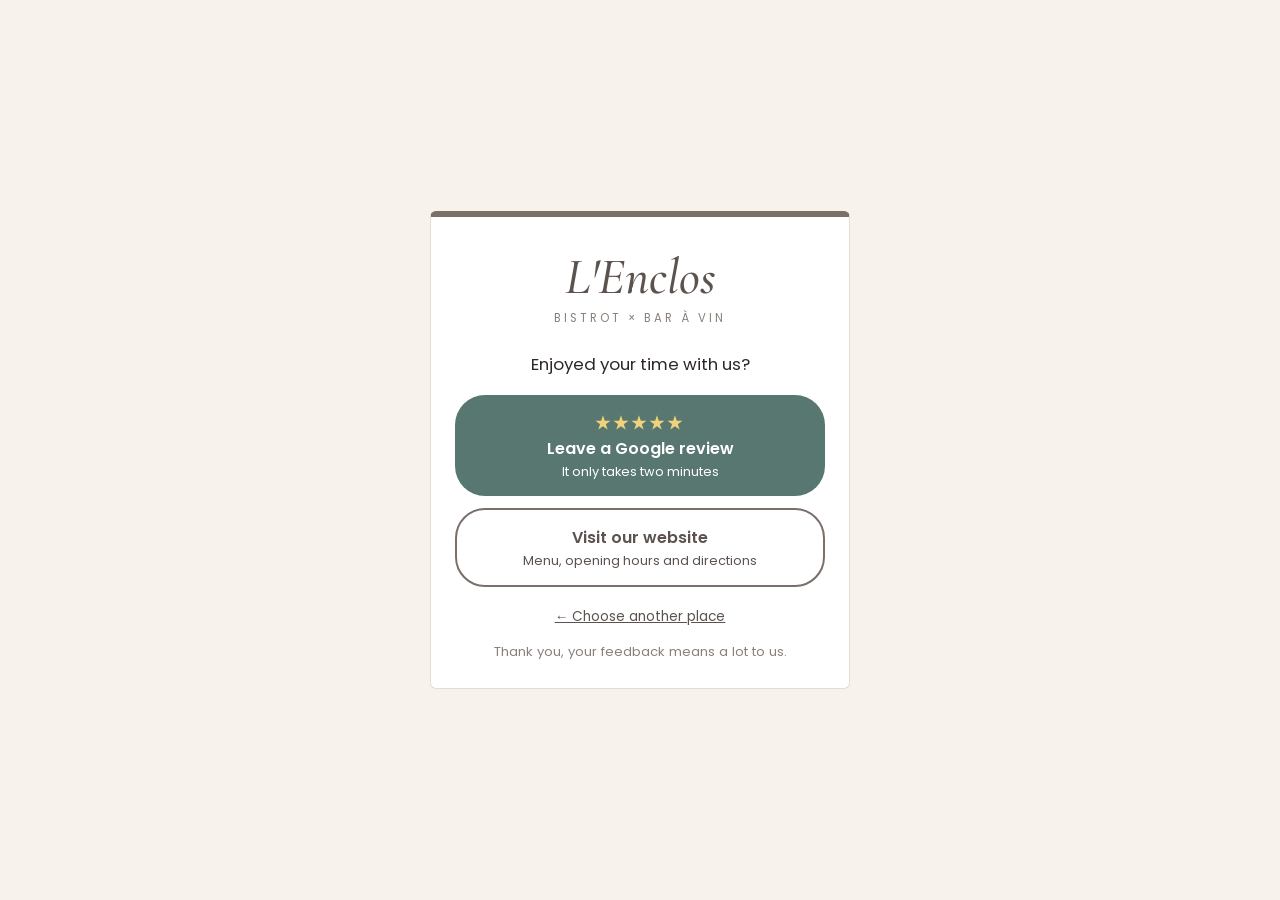
<file: avis/enclos/index.html>
<!DOCTYPE html>
<html lang="fr">
<head>
    <meta charset="UTF-8">
    <meta name="viewport" content="width=device-width, initial-scale=1.0">
    <title>Votre avis – L'Enclos</title>
    <meta name="robots" content="noindex">
    <meta name="theme-color" content="#7a6f69">
    <link rel="icon" href="../../favicon.ico" sizes="32x32">
    <link rel="icon" type="image/png" sizes="32x32" href="../../favicon-32.png">
    <link rel="apple-touch-icon" href="../../apple-touch-icon.png">
    <style>
        @font-face { font-family: 'Cormorant Garamond'; src: url('../../fonts/cormorantgaramond-500-italic.woff2') format('woff2'); font-weight: 500; font-style: italic; font-display: swap; }
        @font-face { font-family: 'Poppins'; src: url('../../fonts/poppins-400.woff2') format('woff2'); font-weight: 400; font-display: swap; }
        @font-face { font-family: 'Poppins'; src: url('../../fonts/poppins-600.woff2') format('woff2'); font-weight: 600; font-display: swap; }
        :root { --taupe: #7a6f69; --taupe-dark: #5d534e; --sage: #587770; --ink: #2e2926; }
        * { margin: 0; padding: 0; box-sizing: border-box; }
        body { font-family: 'Poppins', sans-serif; color: var(--ink); background: #f7f3ec; min-height: 100vh; display: flex; flex-direction: column; align-items: center; justify-content: center; padding: 24px 16px; text-align: center; -webkit-tap-highlight-color: transparent; }
        .carte { width: 100%; max-width: 420px; background: #fff; border: 1px solid #e3ddd2; border-top: 6px solid var(--taupe); border-radius: 6px; padding: 34px 24px 26px; }
        h1 { font-family: 'Cormorant Garamond', serif; font-style: italic; font-weight: 500; font-size: 3.2rem; line-height: 1.05; color: var(--taupe-dark); }
        .sous { margin: 6px 0 24px; font-size: 0.72rem; letter-spacing: 3px; text-transform: uppercase; color: #8a817a; }
        .question { font-size: 1.05rem; margin-bottom: 18px; }
        .btn { display: block; text-decoration: none; padding: 15px 18px; border-radius: 30px; font-weight: 600; font-size: 1rem; margin-top: 12px; }
        .btn small { display: block; font-weight: 400; font-size: 0.8rem; margin-top: 2px; }
        .btn-avis { background: var(--sage); color: #fff; }
        .btn-avis .etoiles { display: block; letter-spacing: 3px; font-size: 1.05rem; color: #f0d27a; }
        .btn-site { background: #fff; color: var(--taupe-dark); border: 2px solid var(--taupe); }
        .btn:active { transform: scale(0.985); }
        .retour { display: inline-block; margin-top: 20px; font-size: 0.85rem; color: var(--taupe-dark); }
        .merci { margin-top: 14px; font-size: 0.82rem; color: #8a817a; }
        :focus-visible { outline: 3px solid var(--sage); outline-offset: 3px; }
    </style>
</head>
<body>
    <main class="carte">
        <h1>L'Enclos</h1>
        <p class="sous">Bistrot &times; Bar à vin</p>

        <p class="question" id="question">Un bon moment chez nous&nbsp;?</p>

        <a class="btn btn-avis" href="https://search.google.com/local/writereview?placeid=ChIJn1ArAwAz4EcRyXw8Ibztgso" rel="noopener">
            <span class="etoiles" aria-hidden="true">&#9733;&#9733;&#9733;&#9733;&#9733;</span>
            <span id="t-avis">Laisser un avis Google</span>
            <small id="s-avis">Cela ne prend que deux minutes</small>
        </a>

        <a class="btn btn-site" href="../../">
            <span id="t-site">Voir le site</span>
            <small id="s-site">Carte, horaires et accès</small>
        </a>

        <a class="retour" href="../" id="retour">&larr; Changer d'adresse</a>
        <p class="merci" id="merci">Merci, votre avis compte beaucoup pour nous.</p>
    </main>

    <script>
        var T = {
            fr: { question: "Un bon moment chez nous ?", avis: "Laisser un avis Google", savis: "Cela ne prend que deux minutes", site: "Voir le site", ssite: "Carte, horaires et accès", retour: "← Changer d'adresse", merci: "Merci, votre avis compte beaucoup pour nous." },
            en: { question: "Enjoyed your time with us?", avis: "Leave a Google review", savis: "It only takes two minutes", site: "Visit our website", ssite: "Menu, opening hours and directions", retour: "← Choose another place", merci: "Thank you, your feedback means a lot to us." },
            nl: { question: "Een fijne tijd bij ons gehad?", avis: "Laat een Google-review achter", savis: "Het duurt maar twee minuten", site: "Naar de website", ssite: "Menukaart, openingstijden en route", retour: "← Ander adres kiezen", merci: "Dank u, uw mening is erg belangrijk voor ons." }
        };
        var lang = (navigator.language || "fr").slice(0, 2);
        var t = T[lang] || T.fr;
        document.documentElement.lang = T[lang] ? lang : "fr";
        ["question", "t-avis", "s-avis", "t-site", "s-site", "retour", "merci"].forEach(function (id) {
            var k = { "t-avis": "avis", "s-avis": "savis", "t-site": "site", "s-site": "ssite" }[id] || id;
            document.getElementById(id).textContent = t[k];
        });
    </script>
</body>
</html>
</file>
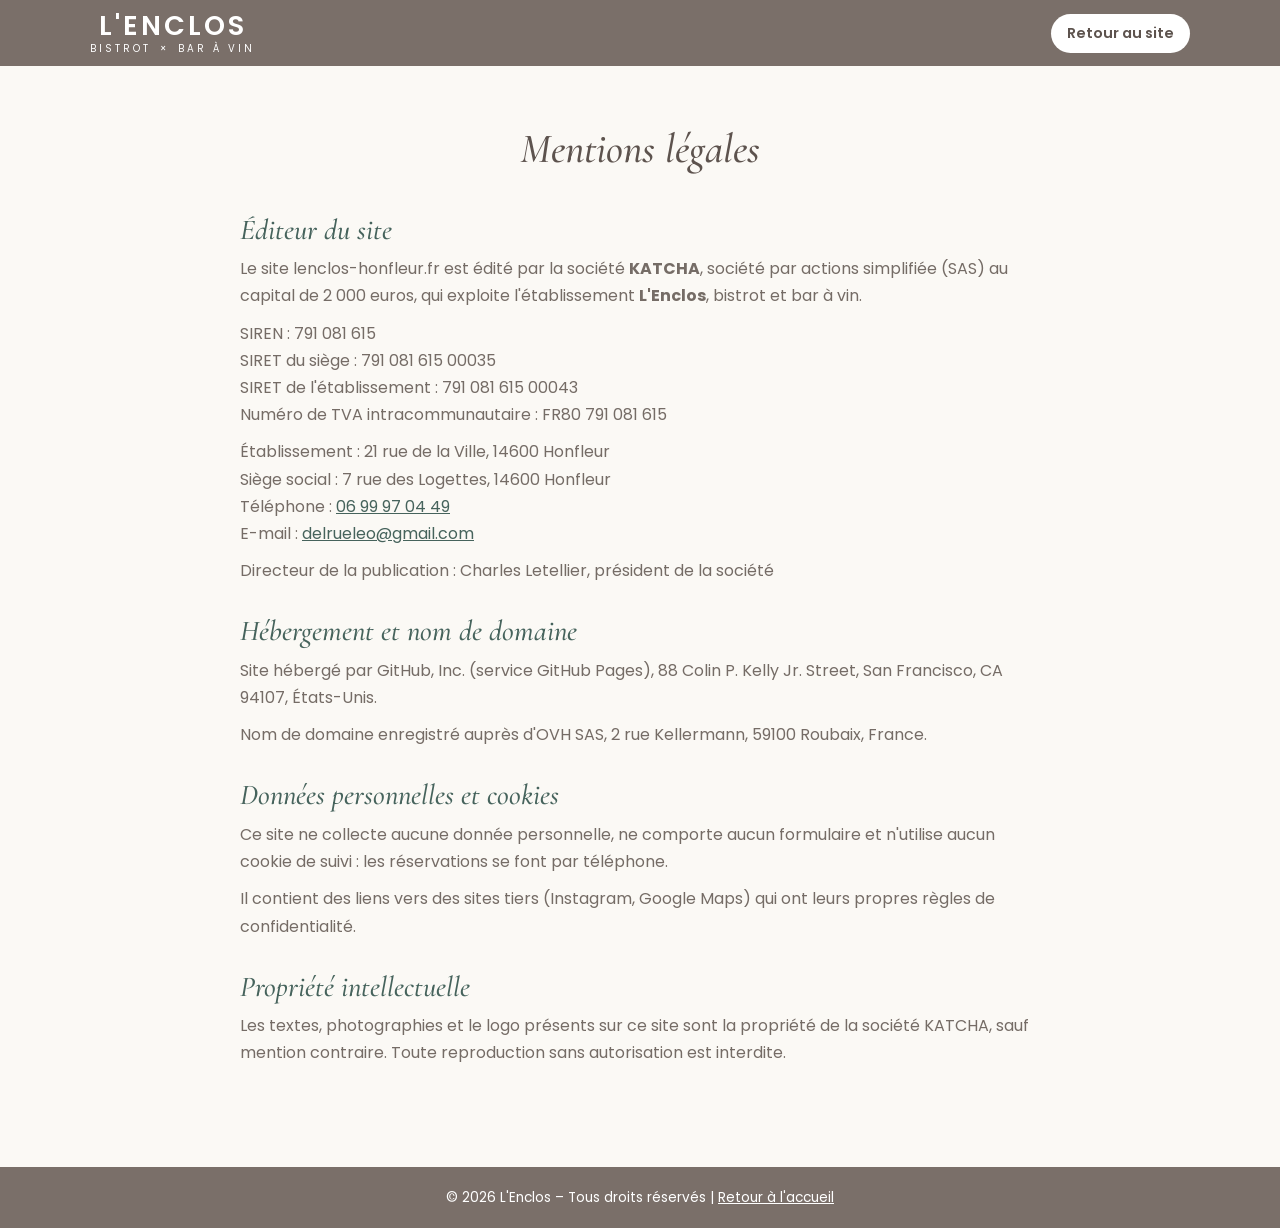
<file: mentions-legales.html>
<!DOCTYPE html>
<html lang="fr">
<head>
    <meta charset="UTF-8">
    <meta name="viewport" content="width=device-width, initial-scale=1.0">
    <title>Mentions légales - L'Enclos</title>
    <meta name="robots" content="noindex">
    <link rel="icon" href="favicon.ico" sizes="32x32">
    <link rel="icon" type="image/png" sizes="32x32" href="favicon-32.png">
    <link rel="stylesheet" href="style.css?v=1">
</head>
<body>

    <header class="site-header">
        <div class="container header-container">
            <a href="index.html" class="logo" aria-label="Retour à l'accueil de L'Enclos">
                <span class="logo-name">L'Enclos</span>
                <span class="logo-sub">Bistrot <span class="logo-x">&times;</span> Bar à vin</span>
            </a>
            <div class="header-info">
                <a href="index.html" class="btn-appel">Retour au site</a>
            </div>
        </div>
    </header>

    <main class="legal-page container">
        <h1>Mentions légales</h1>

        
        <div class="legal-block">
            <h2>Éditeur du site</h2>
            <p>Le site lenclos-honfleur.fr est édité par la société <strong>KATCHA</strong>, société par actions simplifiée (SAS) au capital de 2&nbsp;000 euros, qui exploite l'établissement <strong>L'Enclos</strong>, bistrot et bar à vin.</p>
            <p>SIREN : 791 081 615<br>
               SIRET du siège : 791 081 615 00035<br>
               SIRET de l'établissement : 791 081 615 00043<br>
               Numéro de TVA intracommunautaire : FR80 791 081 615</p>
            <p>Établissement : 21 rue de la Ville, 14600 Honfleur<br>
               Siège social : 7 rue des Logettes, 14600 Honfleur<br>
               Téléphone : <a href="tel:0699970449">06 99 97 04 49</a><br>
               E-mail : <a href="mailto:delrueleo@gmail.com">delrueleo@gmail.com</a></p>
            <p>Directeur de la publication : Charles Letellier, président de la société</p>
        </div>

        <div class="legal-block">
            <h2>Hébergement et nom de domaine</h2>
            <p>Site hébergé par GitHub, Inc. (service GitHub Pages), 88 Colin P. Kelly Jr. Street, San Francisco, CA 94107, États-Unis.</p>
            <p>Nom de domaine enregistré auprès d'OVH SAS, 2 rue Kellermann, 59100 Roubaix, France.</p>
        </div>


        <div class="legal-block">
            <h2>Données personnelles et cookies</h2>
            <p>Ce site ne collecte aucune donnée personnelle, ne comporte aucun formulaire et n'utilise aucun cookie de suivi : les réservations se font par téléphone.</p>
            <p>Il contient des liens vers des sites tiers (Instagram, Google Maps) qui ont leurs propres règles de confidentialité.</p>
        </div>

        <div class="legal-block">
            <h2>Propriété intellectuelle</h2>
            <p>Les textes, photographies et le logo présents sur ce site sont la propriété de la société KATCHA, sauf mention contraire. Toute reproduction sans autorisation est interdite.</p>
        </div>
    </main>

    <footer class="site-footer">
        <p>&copy; 2026 L'Enclos &ndash; Tous droits réservés | <a href="index.html">Retour à l'accueil</a></p>
    </footer>

</body>
</html>
</file>
<file: style.css>
/* ==========================================
    0. POLICES (hébergées sur le site, aucun appel à Google)
    ========================================== */
@font-face {
    font-family: 'Cormorant Garamond';
    font-style: italic;
    font-weight: 500;
    font-display: swap;
    src: url('fonts/cormorantgaramond-500-italic.woff2') format('woff2');
    unicode-range: U+0000-00FF, U+0131, U+0152-0153, U+02BB-02BC, U+02C6, U+02DA, U+02DC, U+0304, U+0308, U+0329, U+2000-206F, U+20AC, U+2122, U+2191, U+2193, U+2212, U+2215, U+FEFF, U+FFFD;
}

@font-face {
    font-family: 'Cormorant Garamond';
    font-style: normal;
    font-weight: 500;
    font-display: swap;
    src: url('fonts/cormorantgaramond-500.woff2') format('woff2');
    unicode-range: U+0000-00FF, U+0131, U+0152-0153, U+02BB-02BC, U+02C6, U+02DA, U+02DC, U+0304, U+0308, U+0329, U+2000-206F, U+20AC, U+2122, U+2191, U+2193, U+2212, U+2215, U+FEFF, U+FFFD;
}

@font-face {
    font-family: 'Cormorant Garamond';
    font-style: normal;
    font-weight: 600;
    font-display: swap;
    src: url('fonts/cormorantgaramond-500.woff2') format('woff2');
    unicode-range: U+0000-00FF, U+0131, U+0152-0153, U+02BB-02BC, U+02C6, U+02DA, U+02DC, U+0304, U+0308, U+0329, U+2000-206F, U+20AC, U+2122, U+2191, U+2193, U+2212, U+2215, U+FEFF, U+FFFD;
}

@font-face {
    font-family: 'Poppins';
    font-style: normal;
    font-weight: 300;
    font-display: swap;
    src: url('fonts/poppins-300.woff2') format('woff2');
    unicode-range: U+0000-00FF, U+0131, U+0152-0153, U+02BB-02BC, U+02C6, U+02DA, U+02DC, U+0304, U+0308, U+0329, U+2000-206F, U+20AC, U+2122, U+2191, U+2193, U+2212, U+2215, U+FEFF, U+FFFD;
}

@font-face {
    font-family: 'Poppins';
    font-style: normal;
    font-weight: 400;
    font-display: swap;
    src: url('fonts/poppins-400.woff2') format('woff2');
    unicode-range: U+0000-00FF, U+0131, U+0152-0153, U+02BB-02BC, U+02C6, U+02DA, U+02DC, U+0304, U+0308, U+0329, U+2000-206F, U+20AC, U+2122, U+2191, U+2193, U+2212, U+2215, U+FEFF, U+FFFD;
}

@font-face {
    font-family: 'Poppins';
    font-style: normal;
    font-weight: 600;
    font-display: swap;
    src: url('fonts/poppins-600.woff2') format('woff2');
    unicode-range: U+0000-00FF, U+0131, U+0152-0153, U+02BB-02BC, U+02C6, U+02DA, U+02DC, U+0304, U+0308, U+0329, U+2000-206F, U+20AC, U+2122, U+2191, U+2193, U+2212, U+2215, U+FEFF, U+FFFD;
}

@font-face {
    font-family: 'Poppins';
    font-style: normal;
    font-weight: 700;
    font-display: swap;
    src: url('fonts/poppins-700.woff2') format('woff2');
    unicode-range: U+0000-00FF, U+0131, U+0152-0153, U+02BB-02BC, U+02C6, U+02DA, U+02DC, U+0304, U+0308, U+0329, U+2000-206F, U+20AC, U+2122, U+2191, U+2193, U+2212, U+2215, U+FEFF, U+FFFD;
}

/* ==========================================
    1. RESET ET VARIABLES
    ========================================== */
* {
    margin: 0;
    padding: 0;
    box-sizing: border-box;
}

:root {
    --taupe: #7a6f69;       /* fond du logo */
    --taupe-dark: #5d534e;
    --sage: #587770;        /* vert des assiettes */
    --sage-dark: #46635c;
    --wine: #7a3036;        /* lie-de-vin, pour les formules */
    --cream: #f7f3ec;
    --paper: #fbf9f5;
    --ink: #2e2926;
    --muted: #756c66;
    --line: rgba(122, 111, 105, 0.28);
    --font-title: 'Cormorant Garamond', Georgia, serif;
}

html {
    scroll-behavior: smooth;
    scroll-padding-top: 80px;
}

body {
    font-family: 'Poppins', sans-serif;
    color: var(--ink);
    background-color: var(--paper);
    line-height: 1.6;
}

.container {
    width: 90%;
    max-width: 1100px;
    margin: 0 auto;
}

/* ==========================================
    2. HEADER
    ========================================== */
.site-header {
    background: var(--taupe);
    color: #fff;
    padding: 12px 0;
    position: sticky;
    top: 0;
    z-index: 1000;
}

.header-container {
    display: flex;
    justify-content: space-between;
    align-items: center;
    gap: 10px;
}

.logo {
    display: flex;
    flex-direction: column;
    align-items: center;
    text-decoration: none;
    color: #fff;
    line-height: 1;
}

.logo-name {
    font-weight: 600;
    font-size: 1.7rem;
    letter-spacing: 3px;
    text-transform: uppercase;
}

.logo-sub {
    margin-top: 5px;
    font-size: 0.62rem;
    letter-spacing: 3px;
    text-transform: uppercase;
    font-weight: 400;
}

.logo-x {
    margin: 0 3px;
}

.header-info {
    display: flex;
    align-items: center;
    gap: 14px;
}

.badge-horaire {
    background: rgba(255, 255, 255, 0.16);
    padding: 6px 12px;
    border-radius: 20px;
    font-size: 0.82rem;
    display: flex;
    align-items: center;
    gap: 7px;
    white-space: nowrap;
}

.badge-horaire .dot {
    width: 8px;
    height: 8px;
    background-color: #7be0a0;
    border-radius: 50%;
    flex-shrink: 0;
}

.badge-horaire .dot.closed {
    background-color: #f0a3a3;
}

.social-links {
    display: flex;
    align-items: center;
    gap: 10px;
}

.social-link {
    display: inline-flex;
    color: #fff;
    transition: transform 0.2s ease, opacity 0.2s ease;
}

.social-link svg {
    width: 26px;
    height: 26px;
}

.social-link:hover {
    opacity: 0.8;
    transform: translateY(-2px);
}

.btn-appel {
    background: #fff;
    color: var(--taupe-dark);
    padding: 8px 16px;
    border-radius: 20px;
    text-decoration: none;
    font-weight: 600;
    font-size: 0.9rem;
    white-space: nowrap;
    transition: background 0.2s;
}

.btn-appel:hover {
    background: var(--cream);
}

@media (max-width: 640px) {
    .badge-horaire {
        display: none;
    }
}

@media (max-width: 480px) {
    .logo-name {
        font-size: 1.35rem;
        letter-spacing: 2px;
    }
    .logo-sub {
        font-size: 0.55rem;
        letter-spacing: 2px;
    }
    .header-info {
        gap: 8px;
    }
    .social-link svg {
        width: 22px;
        height: 22px;
    }
    .btn-appel {
        padding: 7px 12px;
        font-size: 0.82rem;
    }
}

/* ==========================================
    3. HERO SECTION
    ========================================== */
.hero {
    padding: 40px 20px;
    background: var(--paper);
    position: relative;
    text-align: center;
    color: #fff;
    z-index: 5;
}

.hero-image-wrap {
    position: relative;
    max-width: 1000px;
    aspect-ratio: 3 / 2;
    margin: 0 auto;
    border-radius: 12px;
    overflow: hidden;
    box-shadow: 0 10px 30px rgba(0, 0, 0, 0.18);
    background: var(--taupe);
}

/* Le cadrage écarte les bords de la photo (flèches de capture) et les clients à droite */
/* Diaporama en fondu enchaîné : 2 photos, 5 s chacune */
.hero-slides {
    position: absolute;
    inset: 0;
    overflow: hidden;
}

.hero-img {
    position: absolute;
    top: 0;
    max-width: none;
    height: 100%;
    object-fit: cover;
    opacity: 0;
    animation: hero-fondu 12s infinite;
}

/* le cadrage écarte les bords de la capture et les clients à droite */
.hero-img-terrasse {
    left: 0;
    width: 100%;
    object-position: 50% 50%;
    opacity: 1;
}

.hero-img-facade {
    left: 0;
    width: 100%;
    object-position: 50% 20%;
    animation-delay: -6s;
}

@keyframes hero-fondu {
    0%   { opacity: 1; }
    42%  { opacity: 1; }
    50%  { opacity: 0; }
    92%  { opacity: 0; }
    100% { opacity: 1; }
}

@media (prefers-reduced-motion: reduce) {
    .hero-img {
        animation: none;
    }
    .hero-img-facade {
        display: none;
    }
}

.hero-overlay {
    position: absolute;
    inset: 0;
    background: linear-gradient(rgba(46, 41, 38, 0.1) 0%, rgba(46, 41, 38, 0.25) 45%, rgba(46, 41, 38, 0.72) 100%);
    z-index: 1;
}

.hero-content {
    position: absolute;
    inset: 0;
    z-index: 2;
    padding: 0 24px 40px;
    display: flex;
    flex-direction: column;
    align-items: center;
    justify-content: flex-end;
}

.hero-kicker {
    font-size: 0.8rem;
    letter-spacing: 6px;
    text-transform: uppercase;
    margin-bottom: 12px;
}

.hero-content h1 {
    font-family: var(--font-title);
    font-style: italic;
    font-weight: 500;
    font-size: 3.2rem;
    line-height: 1.1;
    margin-bottom: 12px;
}

.hero-text {
    font-size: 1.05rem;
    margin-bottom: 24px;
    font-weight: 300;
}

.btn-primary {
    display: inline-block;
    background: #fff;
    color: var(--taupe-dark);
    padding: 12px 30px;
    border-radius: 30px;
    text-decoration: none;
    font-weight: 600;
    font-size: 0.9rem;
    text-transform: uppercase;
    letter-spacing: 2px;
    transition: background 0.3s, color 0.3s;
}

.btn-primary:hover {
    background: var(--sage);
    color: #fff;
}

/* ==========================================
    4. ABOUT & INTÉRIEUR
    ========================================== */
.about {
    padding: 60px 0;
    position: relative;
    z-index: 5;
}

.about-grid {
    display: grid;
    grid-template-columns: 1fr 1fr;
    gap: 50px;
    align-items: center;
}

.about-text h2,
.gallery-preview h2,
.info-section h2 {
    font-family: var(--font-title);
    font-style: italic;
    font-weight: 500;
    color: var(--taupe-dark);
    font-size: 2.6rem;
    line-height: 1.15;
}

.about-text h2 {
    margin-bottom: 16px;
}

.about-text p {
    color: var(--muted);
}

.about-image img {
    display: block;
    width: 100%;
    height: auto;
    border-radius: 8px;
    box-shadow: 0 6px 20px rgba(46, 41, 38, 0.15);
}

.etage-notice {
    margin-top: 28px;
    padding-top: 22px;
    border-top: 1px solid var(--line);
}

.etage-notice h3 {
    font-family: var(--font-title);
    font-style: italic;
    font-weight: 500;
    font-size: 1.8rem;
    color: var(--sage);
    margin-bottom: 4px;
    line-height: 1.2;
}

.etage-notice p strong {
    color: var(--taupe-dark);
}

/* ==========================================
    5. CARTE
    ========================================== */
.carte-section {
    background-color: var(--cream);
    padding: 80px 20px;
    color: var(--ink);
}

.carte-container {
    max-width: 900px;
    margin: 0 auto;
}

.carte-header {
    text-align: center;
    margin-bottom: 34px;
}

.carte-header-top {
    display: flex;
    align-items: center;
    justify-content: center;
    gap: 20px;
}

.carte-header h2 {
    font-family: var(--font-title);
    font-style: italic;
    font-weight: 500;
    font-size: 3.2rem;
    color: var(--taupe-dark);
    line-height: 1.1;
}

.sous-titre {
    margin-top: 6px;
    color: var(--muted);
    font-size: 0.95rem;
    font-weight: 300;
}

.lang-flag {
    flex-shrink: 0;
    width: 42px;
    height: 42px;
    border-radius: 50%;
    border: 2px solid #fff;
    box-shadow: 0 2px 8px rgba(0, 0, 0, 0.18), 0 0 0 1px rgba(122, 111, 105, 0.25);
    background-size: cover;
    background-position: center;
    background-color: #fff;
    cursor: pointer;
    padding: 0;
    transition: transform 0.2s ease, box-shadow 0.2s ease;
}

.lang-flag:hover {
    transform: scale(1.08);
}

.lang-flag.active {
    box-shadow: 0 2px 8px rgba(0, 0, 0, 0.18), 0 0 0 3px var(--sage);
    transform: scale(1.08);
}

.lang-flag-nl {
    background-image: url("data:image/svg+xml,%3Csvg xmlns='http://www.w3.org/2000/svg' viewBox='0 0 40 40'%3E%3Crect width='40' height='40' fill='%23fff'/%3E%3Crect width='40' height='13.3' fill='%23AE1C28'/%3E%3Crect y='26.7' width='40' height='13.3' fill='%2321468B'/%3E%3C/svg%3E");
}

.lang-flag-en {
    background-image: url("data:image/svg+xml,%3Csvg xmlns='http://www.w3.org/2000/svg' viewBox='0 0 40 40'%3E%3Crect width='40' height='40' fill='%23012169'/%3E%3Cpath d='M0,0 L40,40 M40,0 L0,40' stroke='%23fff' stroke-width='9'/%3E%3Cpath d='M0,0 L40,40 M40,0 L0,40' stroke='%23C8102E' stroke-width='4'/%3E%3Cpath d='M20,0 L20,40 M0,20 L40,20' stroke='%23fff' stroke-width='14'/%3E%3Cpath d='M20,0 L20,40 M0,20 L40,20' stroke='%23C8102E' stroke-width='8'/%3E%3C/svg%3E");
}

@media (max-width: 480px) {
    .carte-header h2 {
        font-size: 2.4rem;
    }
    .carte-header-top {
        gap: 12px;
    }
    .lang-flag {
        width: 36px;
        height: 36px;
    }
}

/* ---------- Onglets ---------- */
.carte-tabs {
    display: flex;
    justify-content: center;
    gap: 8px;
    margin-bottom: 40px;
    flex-wrap: wrap;
}

.carte-tab {
    font-family: 'Poppins', sans-serif;
    font-size: 0.8rem;
    font-weight: 600;
    letter-spacing: 2px;
    text-transform: uppercase;
    color: var(--taupe-dark);
    background: transparent;
    border: 1.5px solid var(--taupe);
    border-radius: 30px;
    padding: 9px 26px;
    cursor: pointer;
    transition: background 0.2s, color 0.2s;
}

.carte-tab:hover {
    background: rgba(122, 111, 105, 0.12);
}

.carte-tab.active {
    background: var(--taupe);
    color: #fff;
}

/* ---------- Suggestion du chef ---------- */
/* Ardoise du chef : clin d'œil à l'ardoise accrochée dans la salle */
.suggestion-card {
    position: relative;
    max-width: 520px;
    margin: 0 auto 40px;
    text-align: center;
    padding: 30px 28px 28px;
    color: #ece6da;
    /* ardoise mate et poussiéreuse, cadre en vieux chêne (voir images/) */
    background: #2d2a27 url('images/ardoise.svg') center / cover no-repeat;
    border: 26px solid #6d4f35;
    border-image: url('images/cadre-bois.svg') 30 / 26px stretch;
    border-radius: 0;
    transform: rotate(-0.5deg);
    box-shadow:
        inset 0 3px 16px rgba(0, 0, 0, 0.7),
        inset 0 0 0 1px rgba(0, 0, 0, 0.5);
    filter: drop-shadow(0 10px 14px rgba(46, 41, 38, 0.35));
}

.suggestion-label {
    display: flex;
    align-items: center;
    justify-content: center;
    gap: 14px;
    font-size: 0.72rem;
    font-weight: 600;
    text-transform: uppercase;
    letter-spacing: 3.5px;
    color: #d9d2c4;
    opacity: 0.85;
}

.suggestion-label::before,
.suggestion-label::after {
    content: "";
    width: 30px;
    height: 0;
    border-top: 1.5px dashed rgba(236, 230, 218, 0.45);
}

.suggestion-dish {
    font-family: var(--font-title);
    font-style: italic;
    font-weight: 500;
    font-size: 2.1rem;
    line-height: 1.2;
    margin: 14px 0 12px;
    color: #f3eee4;
    text-shadow: 0 0 1.5px rgba(255, 255, 255, 0.55), 0 0 6px rgba(255, 255, 255, 0.12);
}

.suggestion-price {
    display: inline-block;
    font-family: var(--font-title);
    font-weight: 600;
    font-size: 1.5rem;
    line-height: 1;
    color: #f3eee4;
    text-shadow: 0 0 1.5px rgba(255, 255, 255, 0.55);
    padding-top: 12px;
    border-top: 1.5px dashed rgba(236, 230, 218, 0.4);
    min-width: 90px;
}

/* ---------- Formules : bandeau façon carte de bistrot ---------- */
.formules {
    display: grid;
    grid-template-columns: repeat(4, 1fr);
    gap: 16px;
    margin: 0 0 64px;
}

/* chaque formule = une petite carte, comme les rubriques de la carte */
.formule {
    display: flex;
    flex-direction: column;
    align-items: center;
    justify-content: center;
    gap: 2px;
    padding: 24px 8px 22px;
    text-align: center;
    background: #fffdf8 url('images/papier.svg');
    border: 1px solid var(--line);
    outline: 1px solid rgba(122, 111, 105, 0.25);
    outline-offset: -6px;
    box-shadow: 0 8px 18px rgba(46, 41, 38, 0.08);
}

.formule-name {
    font-size: 0.68rem;
    font-weight: 600;
    letter-spacing: 2px;
    text-transform: uppercase;
    color: var(--muted);
}

.formule-price {
    font-family: var(--font-title);
    font-weight: 600;
    font-size: 2.5rem;
    line-height: 1.1;
    color: var(--wine);
}

/* cartes pleines : plat en vert, formules intermédiaires en taupe, formule complète en lie-de-vin (clin d'œil au bar à vin) */
.formule {
    outline-color: rgba(247, 243, 236, 0.4);
}

.formule:nth-child(1) {
    background: var(--sage);
    border-color: var(--sage);
}

.formule:nth-child(2),
.formule:nth-child(3) {
    background: var(--taupe-dark);
    border-color: var(--taupe-dark);
}

.formule-big {
    background: var(--wine);
    border-color: var(--wine);
}

.formule .formule-name {
    color: rgba(255, 255, 255, 0.85);
}

.formule .formule-price {
    color: #fff;
}

.formule-big .formule-price {
    color: #fff;
}

/* ---------- Cartes (une par rubrique) ---------- */
.menu-grid {
    columns: 2 340px;
    column-gap: 44px;
    text-align: left;
}

@media (max-width: 700px) {
    .menu-grid {
        columns: 1;
    }
}

.menu-category,
.vins-group {
    position: relative;
    break-inside: avoid;
    margin: 0 0 48px;
    padding: 44px 28px 16px;
    background: #fffdf8 url('images/papier.svg');
    border: 1px solid var(--line);
    outline: 1px solid rgba(122, 111, 105, 0.25);
    outline-offset: -8px;
    box-shadow: 0 8px 18px rgba(46, 41, 38, 0.08);
}

.menu-category-full {
    column-span: all;
}

/* étiquette de rubrique, comme sur la carte papier */
.menu-category h3,
.vins-group h3 {
    position: absolute;
    top: 0;
    left: 50%;
    transform: translate(-50%, -50%);
    display: flex;
    align-items: center;
    white-space: nowrap;
    margin: 0;
    padding: 10px 22px;
    background: var(--taupe-dark);
    color: var(--cream);
    font-family: 'Poppins', sans-serif;
    font-style: normal;
    font-weight: 600;
    font-size: 0.78rem;
    letter-spacing: 3.5px;
    text-transform: uppercase;
    line-height: 1.2;
    box-shadow: 0 3px 8px rgba(46, 41, 38, 0.25);
}

.menu-category h3::after {
    display: none;
}

.cat-price {
    align-self: stretch;
    display: flex;
    align-items: center;
    margin: -10px -22px -10px 16px;
    padding: 0 16px;
    background: var(--sage);
    color: #fff;
    font-family: 'Poppins', sans-serif;
    font-style: normal;
    font-size: 0.82rem;
    font-weight: 600;
    letter-spacing: 1px;
}

.cat-note {
    text-align: center;
    color: var(--muted);
    font-family: var(--font-title);
    font-size: 1.05rem;
    font-style: italic;
    margin: -2px 0 6px;
}

/* ---------- Lignes de plats ---------- */
.menu-list {
    list-style: none;
}

.menu-list li {
    display: flex;
    justify-content: space-between;
    align-items: baseline;
    gap: 16px;
    padding: 11px 0;
    border-bottom: 1px dotted var(--line);
}

.menu-list li:last-child {
    border-bottom: none;
}

/* plats sans prix individuel : centrés, séparés par un petit losange */
.menu-list-plain li {
    flex-direction: column;
    align-items: center;
    text-align: center;
    padding: 0;
    border-bottom: none;
}

.menu-list-plain li + li {
    margin-top: 14px;
}

.menu-list-plain li + li::before {
    content: "";
    width: 5px;
    height: 5px;
    margin: 0 auto 13px;
    background: var(--sage);
    opacity: 0.6;
    transform: rotate(45deg);
}

.menu-list-plain {
    padding: 4px 0 10px;
}

.dish-name {
    flex-grow: 1;
    color: var(--ink);
    font-family: var(--font-title);
    font-weight: 600;
    font-size: 1.28rem;
    line-height: 1.25;
    letter-spacing: 0.2px;
}

.menu-list-plain .dish-name {
    flex-grow: 0;
}

.dish-name small {
    display: block;
    margin-top: 2px;
    color: var(--muted);
    font-style: italic;
    font-weight: 500;
    font-size: 1rem;
    line-height: 1.35;
}

.dish-name em {
    font-weight: 500;
    color: var(--sage-dark);
}

.dish-price {
    font-family: var(--font-title);
    font-weight: 600;
    font-size: 1.2rem;
    color: var(--sage-dark);
    white-space: nowrap;
    font-variant-numeric: lining-nums tabular-nums;
}

/* ---------- Rubrique « Bar à vin » (renvoie vers l'onglet Vins) ---------- */
.wine-teaser {
    max-width: 760px;
    margin: 24px auto 0;
    padding-bottom: 30px;
    text-align: center;
}

.wine-teaser-text {
    max-width: 520px;
    margin: 4px auto 22px;
    font-family: var(--font-title);
    font-style: italic;
    font-size: 1.3rem;
    line-height: 1.4;
    color: var(--muted);
}

.wine-kinds {
    list-style: none;
    display: flex;
    flex-wrap: wrap;
    justify-content: center;
    gap: 18px 44px;
    margin-bottom: 26px;
}

.wine-kinds li {
    display: flex;
    flex-direction: column;
    align-items: center;
    gap: 3px;
}

.wine-kinds strong {
    font-family: var(--font-title);
    font-weight: 600;
    font-size: 1.45rem;
    line-height: 1.1;
    color: var(--ink);
}

.wine-kinds small {
    font-size: 0.78rem;
    color: var(--muted);
}

.wine-dot {
    width: 14px;
    height: 14px;
    border-radius: 50%;
    box-shadow: inset 0 0 0 1px rgba(46, 41, 38, 0.25);
}

.wine-dot-blanc { background: #e8d98a; }
.wine-dot-rose { background: #e6a29b; }
.wine-dot-rouge { background: var(--wine); }

.btn-wine {
    font-family: 'Poppins', sans-serif;
    font-size: 0.78rem;
    font-weight: 600;
    letter-spacing: 2.5px;
    text-transform: uppercase;
    color: #fff;
    background: var(--wine);
    border: none;
    padding: 13px 30px;
    cursor: pointer;
    transition: background 0.2s;
}

.btn-wine:hover {
    background: #5f2227;
}
/* ---------- Vins ---------- */
.vins-head {
    position: sticky;
    top: 62px;
    z-index: 4;
    display: grid;
    grid-template-columns: 1fr 70px 70px 70px;
    gap: 6px;
    padding: 12px 28px 10px;
    margin-bottom: 40px;
    background: var(--cream);
    border-bottom: 1.5px solid var(--taupe);
    font-size: 0.72rem;
    font-weight: 600;
    letter-spacing: 1.5px;
    color: var(--taupe-dark);
    text-align: right;
}

.vins-list {
    list-style: none;
}

.vins-list li {
    display: grid;
    grid-template-columns: 1fr 70px 70px 70px;
    gap: 6px;
    align-items: baseline;
    padding: 11px 0;
    border-bottom: 1px dotted var(--line);
    font-family: var(--font-title);
    font-weight: 600;
    font-size: 1.2rem;
    color: var(--sage-dark);
    text-align: right;
    font-variant-numeric: lining-nums tabular-nums;
}

.vins-list li:last-child {
    border-bottom: none;
}

.vin-name {
    text-align: left;
    font-size: 1.28rem;
    line-height: 1.25;
    color: var(--ink);
    letter-spacing: 0.2px;
}

.vin-name small {
    display: block;
    margin-top: 2px;
    font-style: italic;
    font-weight: 500;
    font-size: 1rem;
    color: var(--muted);
}

.vins-note {
    margin-top: 6px;
    text-align: center;
    font-family: var(--font-title);
    font-style: italic;
    font-size: 1.15rem;
    color: var(--muted);
}

@media (max-width: 600px) {
    .formules {
        grid-template-columns: 1fr 1fr;
    }

    .formules {
        gap: 12px;
    }

    .formule {
        padding: 20px 6px 18px;
    }

    .formule-price {
        font-size: 2.2rem;
    }

    .formule:nth-child(3),
    .formule-big {
        grid-column: 1 / -1;
    }

    .menu-category,
    .vins-group {
        padding: 42px 18px 14px;
    }

    .menu-category h3,
    .vins-group h3 {
        padding: 9px 16px;
        font-size: 0.7rem;
        letter-spacing: 2.5px;
    }

    .cat-price {
        margin: -9px -16px -9px 12px;
        padding: 0 12px;
    }

    .vins-head,
    .vins-list li {
        grid-template-columns: 1fr 44px 44px 44px;
        gap: 2px;
    }

    .vins-head {
        padding: 10px 18px 8px;
        font-size: 0.62rem;
    }

    .vins-list li {
        font-size: 1.05rem;
    }
}

/* ==========================================
    6. GALERIE
    ========================================== */
.gallery-preview {
    padding: 70px 0;
    text-align: center;
    position: relative;
    z-index: 5;
}

.gallery-preview h2 {
    margin-bottom: 30px;
}

.gallery-grid {
    display: grid;
    grid-template-columns: repeat(auto-fit, minmax(250px, 1fr));
    gap: 26px;
}

.gallery-card {
    background: #fff;
    border-radius: 10px;
    overflow: hidden;
    box-shadow: 0 4px 12px rgba(46, 41, 38, 0.08);
    border: 1px solid var(--line);
}

.gallery-card img {
    display: block;
    width: 100%;
    height: 340px;
    object-fit: cover;
}

.gallery-card p {
    padding: 14px 16px;
    font-weight: 600;
    font-size: 0.92rem;
    color: var(--taupe-dark);
}

/* ==========================================
    7. INFOS PRATIQUES & RÉSERVATION
    ========================================== */
.info-section {
    padding: 70px 0;
    text-align: center;
    position: relative;
    z-index: 5;
}

.info-section h2 {
    margin-bottom: 40px;
}

.info-layout {
    display: grid;
    grid-template-columns: repeat(auto-fit, minmax(260px, 1fr));
    gap: 24px;
    text-align: center;
}

.info-block {
    background: #fff;
    border: 1px solid var(--line);
    border-radius: 12px;
    padding: 28px 22px;
}

.info-block h3 {
    font-family: var(--font-title);
    font-style: italic;
    font-weight: 500;
    font-size: 1.9rem;
    color: var(--taupe-dark);
    margin-bottom: 8px;
    line-height: 1.2;
}

.info-block p {
    color: var(--muted);
    line-height: 1.6;
}

.info-note {
    margin-top: 8px;
    font-size: 0.85rem;
}

.info-actions {
    display: flex;
    flex-wrap: wrap;
    justify-content: center;
    gap: 10px;
    margin-top: 14px;
}

.link-tel-btn {
    display: inline-block;
    background: var(--sage);
    color: #fff;
    padding: 10px 26px;
    border-radius: 30px;
    text-decoration: none;
    font-weight: 600;
    font-size: 0.95rem;
    transition: background 0.3s, transform 0.2s;
}

.link-tel-btn:hover {
    background: var(--sage-dark);
    transform: translateY(-2px);
}

.link-route-btn {
    display: inline-block;
    margin-top: 14px;
    color: var(--sage-dark);
    border: 2px solid var(--sage);
    padding: 8px 26px;
    border-radius: 30px;
    text-decoration: none;
    font-weight: 600;
    font-size: 0.95rem;
    transition: background 0.3s, color 0.3s, transform 0.2s;
}

.link-route-btn:hover {
    background: var(--sage);
    color: #fff;
    transform: translateY(-2px);
}

.info-actions .link-route-btn {
    margin-top: 0;
}

.info-block .info-contact-details {
    margin-top: 14px;
    font-weight: 600;
    font-size: 1.1rem;
}

.info-contact-details a {
    color: var(--taupe-dark);
    text-decoration: none;
}

.info-contact-details a:hover {
    text-decoration: underline;
}

/* ==========================================
    8. FOOTER
    ========================================== */
.site-footer {
    background: var(--taupe);
    color: #fff;
    text-align: center;
    padding: 20px 0;
    font-size: 0.85rem;
    position: relative;
    z-index: 5;
}

.site-footer a {
    color: #fff;
}

/* ==========================================
    9. RESPONSIVE MOBILE
    ========================================== */
@media (max-width: 768px) {
    .about-grid {
        grid-template-columns: 1fr;
        gap: 30px;
    }
    .hero-content h1 {
        font-size: 2.4rem;
    }
}

@media (max-width: 600px) {
    .hero {
        padding: 24px 16px;
    }

    .hero-image-wrap {
        aspect-ratio: auto;
        background: #fff;
    }

    .hero-slides {
        position: relative;
        height: 260px;
    }

    .hero-img-terrasse {
        object-position: 50% 70%;
    }

    .hero-overlay {
        display: none;
    }

    .hero-content {
        position: static;
        background: #fff;
        color: var(--ink);
        padding: 24px 18px 28px;
    }

    .hero-kicker {
        color: var(--sage);
    }

    .hero-content h1 {
        color: var(--taupe-dark);
        font-size: 2.2rem;
    }

    .hero-text {
        color: var(--muted);
    }

    .btn-primary {
        background: var(--sage);
        color: #fff;
    }

    .carte-section {
        padding: 60px 16px;
    }

    .formules {
        grid-template-columns: 1fr 1fr;
    }

    .formule-big {
        grid-column: 1 / -1;
    }
}

/* ==========================================
    PAGE MENTIONS LÉGALES
    ========================================== */
.legal-page {
    padding: 50px 0 70px;
    max-width: 800px;
}

.legal-page h1 {
    font-family: var(--font-title);
    font-style: italic;
    font-weight: 500;
    color: var(--taupe-dark);
    font-size: 2.6rem;
    margin-bottom: 30px;
    text-align: center;
}

.legal-block {
    margin-bottom: 30px;
}

.legal-block h2 {
    font-family: var(--font-title);
    font-style: italic;
    font-weight: 500;
    font-size: 1.8rem;
    color: var(--sage-dark);
    margin-bottom: 8px;
    line-height: 1.2;
}

.legal-block p,
.legal-block li {
    color: var(--muted);
    line-height: 1.7;
}

.legal-block p + p {
    margin-top: 10px;
}

.legal-block ul {
    margin-top: 8px;
    padding-left: 22px;
}

.legal-block a {
    color: var(--sage-dark);
}

@media (min-width: 701px) {
    .menu-category.col-break {
        break-before: column;
    }
}


/* ---------- Les extras : même carte que les autres rubriques, contour en pointillés ---------- */
.menu-category.extras-tag {
    border: 1.5px dashed rgba(122, 111, 105, 0.6);
    outline: none;
}

.extras-tag .menu-list li {
    align-items: baseline;
    gap: 10px;
    border-bottom: none;
    padding: 6px 0;
}

.extras-tag .dish-name {
    flex-grow: 0;
}

.extras-tag .leader {
    flex: 1;
    border-bottom: 1.5px dotted rgba(122, 111, 105, 0.55);
    transform: translateY(-4px);
}

/* ---------- Drapeaux de langue (liens vers /en/ et /nl/) ---------- */
a.lang-flag {
    display: block;
}

.lang-flag-fr {
    background-image: url("data:image/svg+xml,%3Csvg xmlns='http://www.w3.org/2000/svg' viewBox='0 0 40 40'%3E%3Crect width='40' height='40' fill='%23fff'/%3E%3Crect width='13.4' height='40' fill='%23002395'/%3E%3Crect x='26.6' width='13.4' height='40' fill='%23ED2939'/%3E%3C/svg%3E");
}

/* ---------- Horaires du jour (changent pendant les vacances scolaires) ---------- */
.horaires-detail[hidden] {
    display: none;
}

.horaires-periode {
    display: inline-block;
    margin: 2px 0 10px;
    padding: 5px 14px;
    background: var(--sage);
    color: #fff !important;
    font-size: 0.7rem;
    font-weight: 600;
    letter-spacing: 2px;
    text-transform: uppercase;
}

.horaires-liste {
    list-style: none;
    max-width: 310px;
    margin: 0 auto;
    text-align: left;
}

.horaires-liste li {
    display: flex;
    justify-content: space-between;
    gap: 14px;
    padding: 6px 10px;
    border-bottom: 1px dotted var(--line);
    color: var(--muted);
    font-size: 0.92rem;
}

.horaires-liste li:last-child {
    border-bottom: none;
}

.horaires-liste li.aujourdhui {
    background: rgba(88, 119, 112, 0.14);
    color: var(--ink);
    font-weight: 600;
}

.horaires-note {
    margin-top: 10px;
    font-size: 0.8rem !important;
    font-style: italic;
}

/* ---------- La boutique voisine : petite ardoise, craie jaune beurre ---------- */
.voisine {
    position: relative;
    max-width: 460px;
    margin: 36px auto 0;
    padding: 20px 24px 22px;
    text-align: center;
    color: #ece6da;
    background: #2d2a27 url('images/ardoise.svg') center / cover no-repeat;
    border: 16px solid #6d4f35;
    border-image: url('images/cadre-bois.svg') 30 / 16px stretch;
    box-shadow: inset 0 2px 12px rgba(0, 0, 0, 0.65);
    filter: drop-shadow(0 8px 12px rgba(46, 41, 38, 0.3));
    transform: rotate(0.4deg);
}

.voisine-label {
    font-size: 0.7rem;
    font-weight: 600;
    text-transform: uppercase;
    letter-spacing: 3px;
    color: #d9d2c4;
    opacity: 0.85;
}

.voisine-nom {
    font-family: var(--font-title);
    font-style: italic;
    font-weight: 500;
    font-size: 1.9rem;
    line-height: 1.15;
    margin: 6px 0 8px;
    color: #f0d27a;
    text-shadow: 0 0 1.5px rgba(255, 255, 255, 0.4);
}

.voisine-texte {
    font-size: 0.92rem;
    line-height: 1.5;
    color: #e4ddd0;
}

.voisine-lien {
    display: inline-block;
    margin-top: 12px;
    color: #f0d27a;
    font-weight: 600;
    font-size: 0.9rem;
    text-decoration: underline;
    text-underline-offset: 4px;
}

.voisine-lien:hover {
    color: #fff;
}

/* ---------- Finitions : sélection, focus clavier, titres équilibrés ---------- */
::selection {
    background: var(--taupe);
    color: #fff;
}

:focus-visible {
    outline: 3px solid var(--sage);
    outline-offset: 3px;
}

a, button {
    -webkit-tap-highlight-color: transparent;
}

html {
    scrollbar-color: var(--taupe) #f7f3ec;
}

h1, h2, h3 {
    text-wrap: balance;
}
</file>
